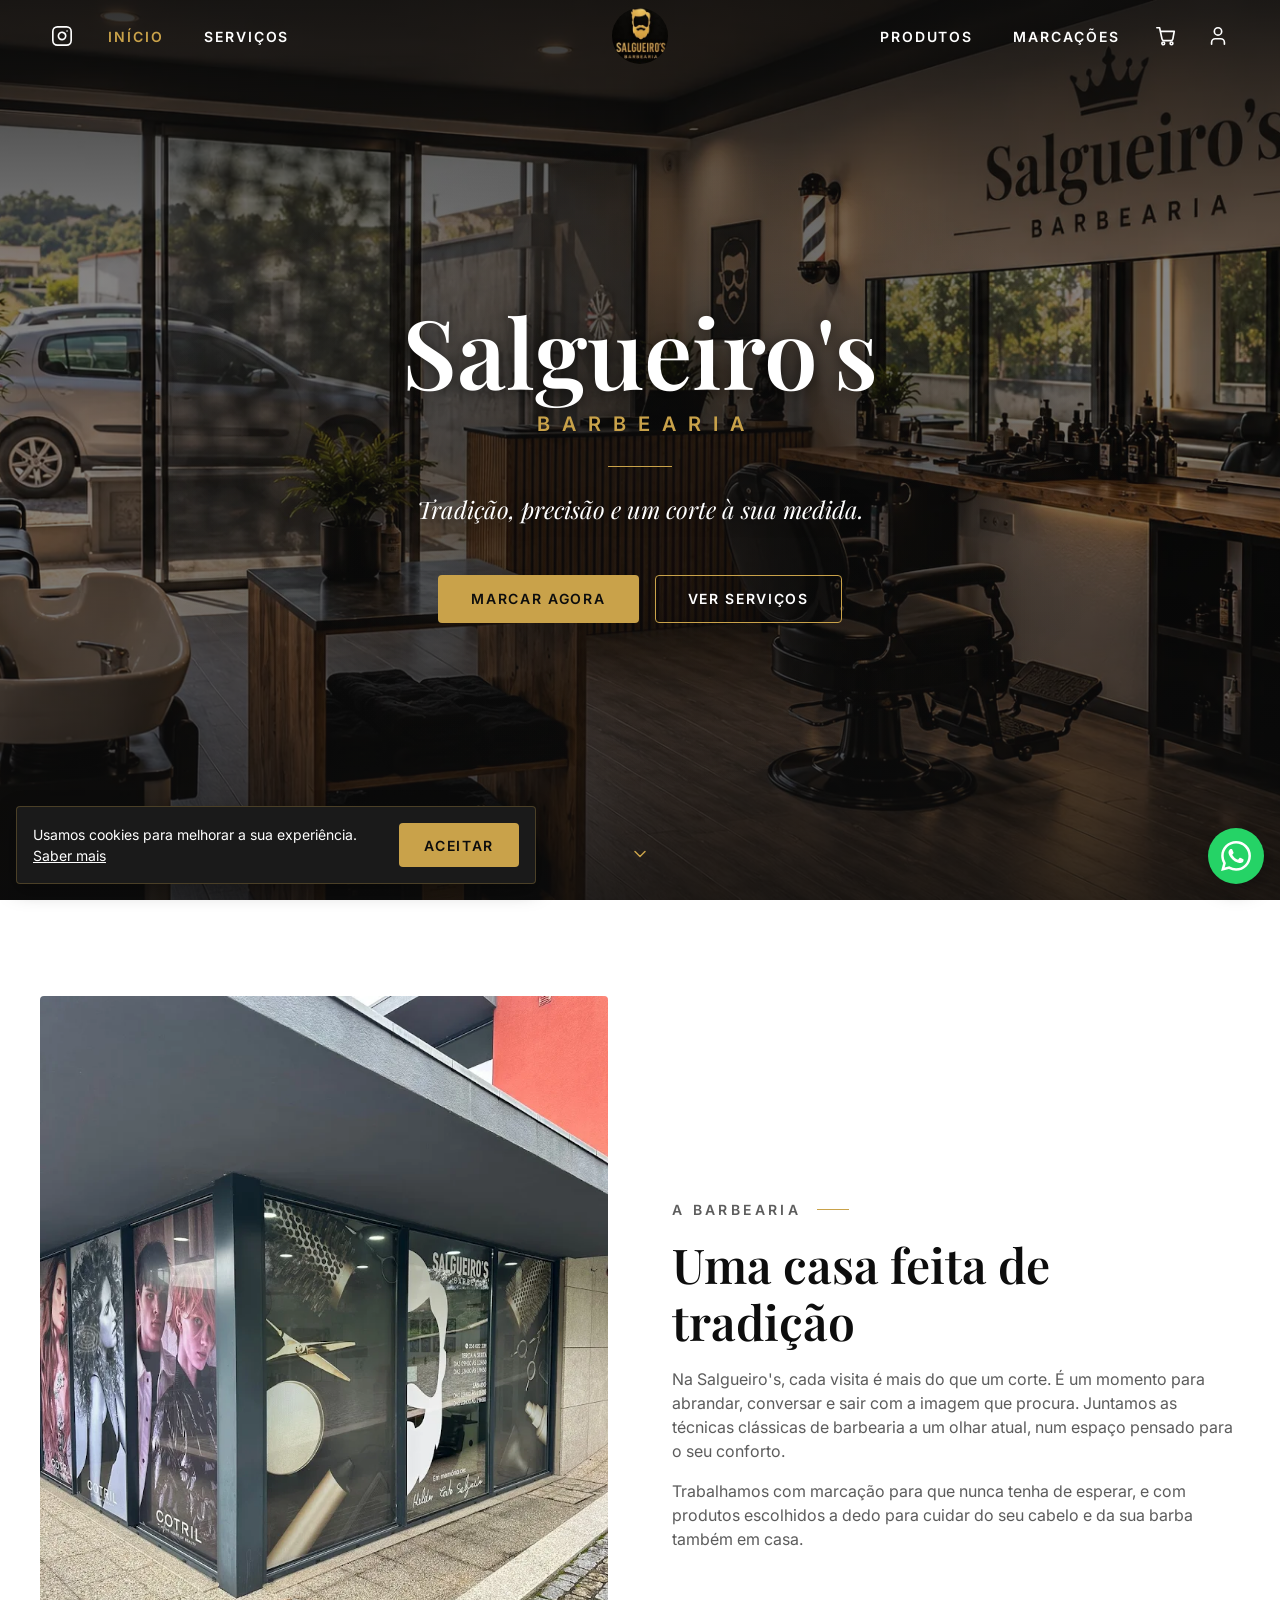
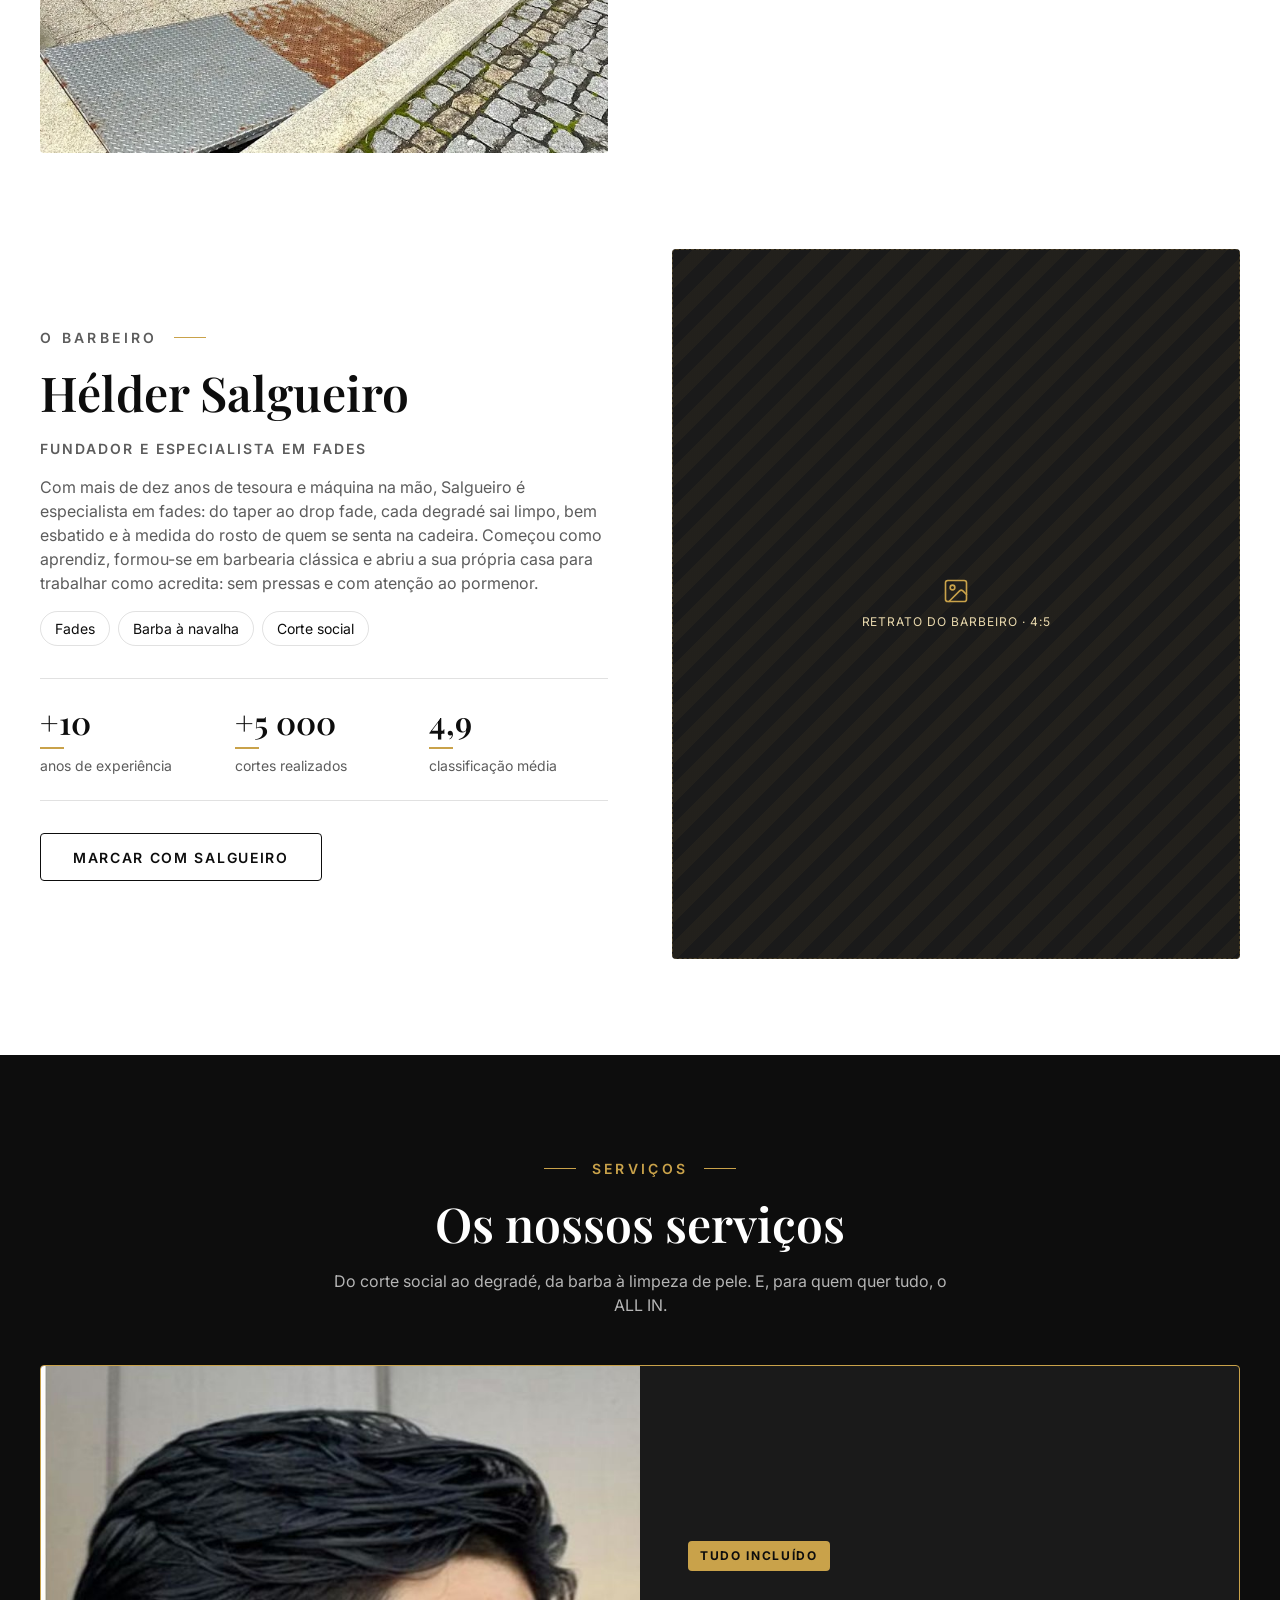
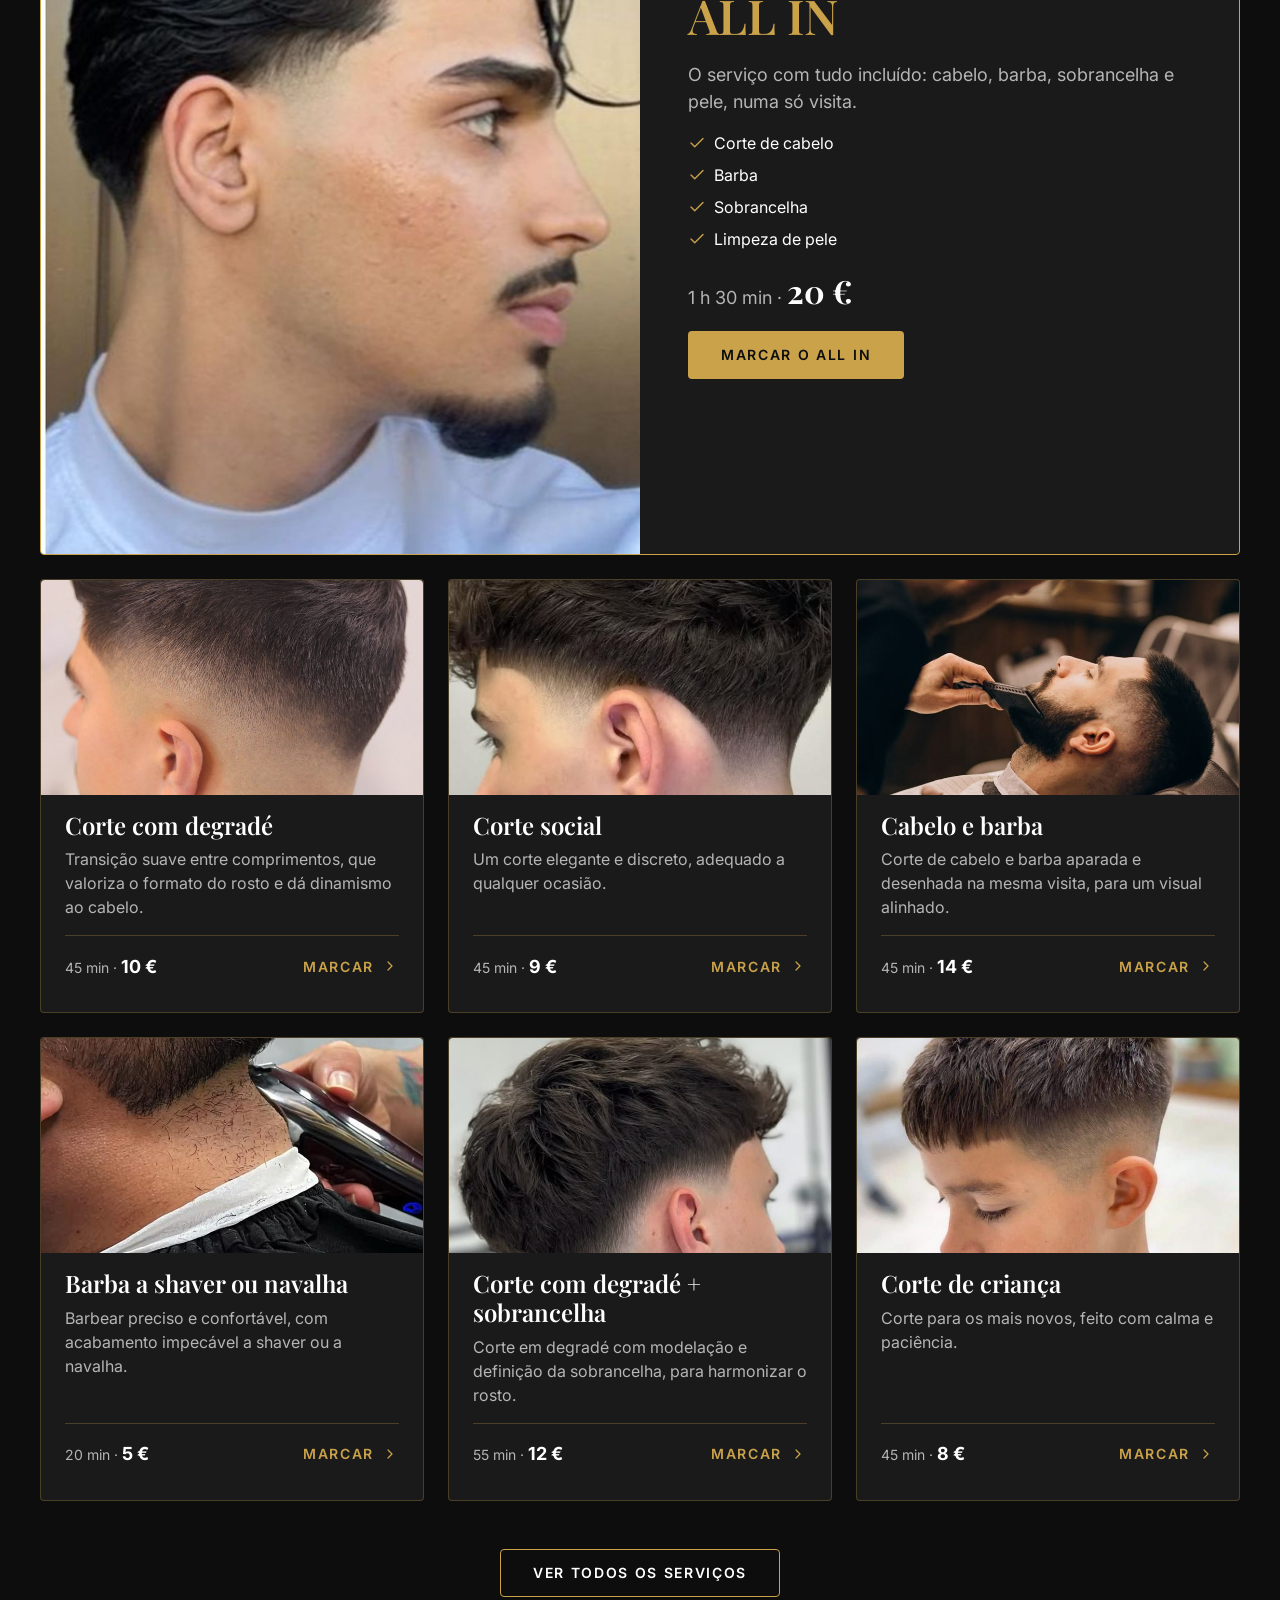
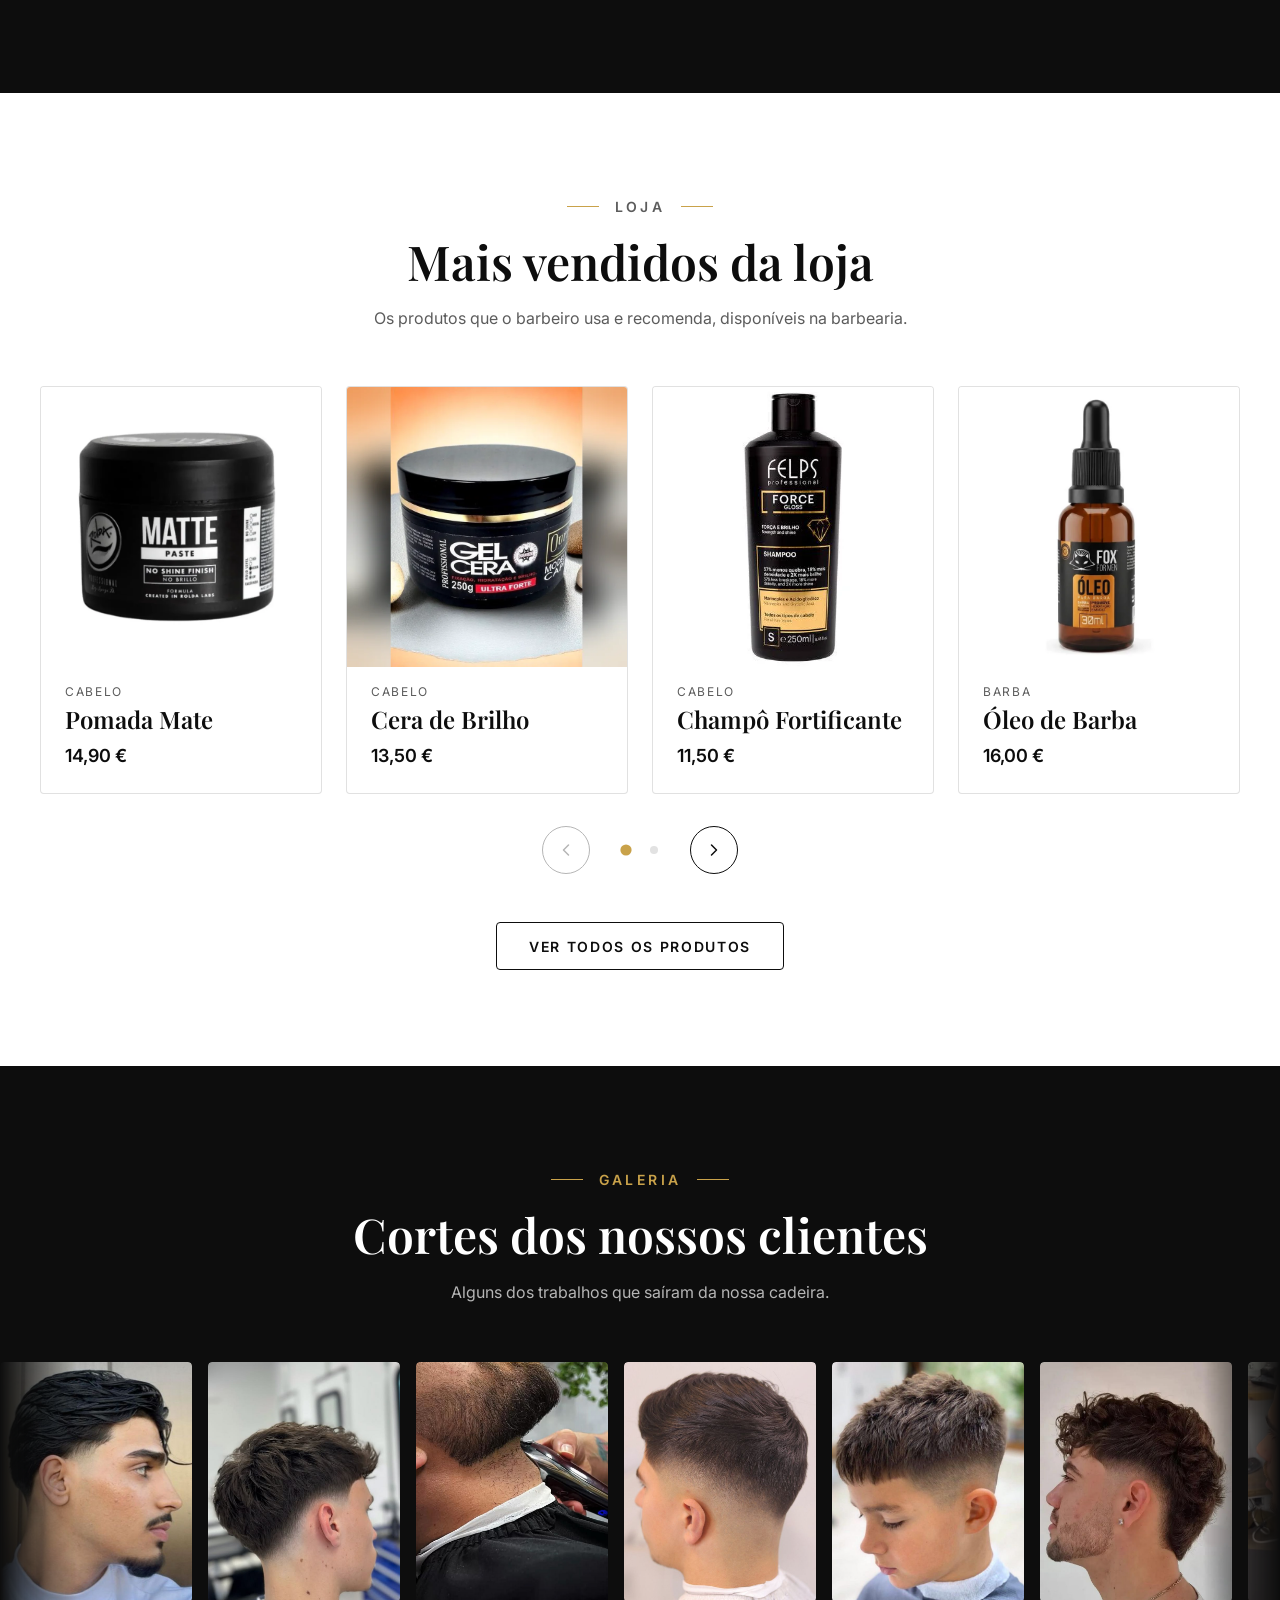
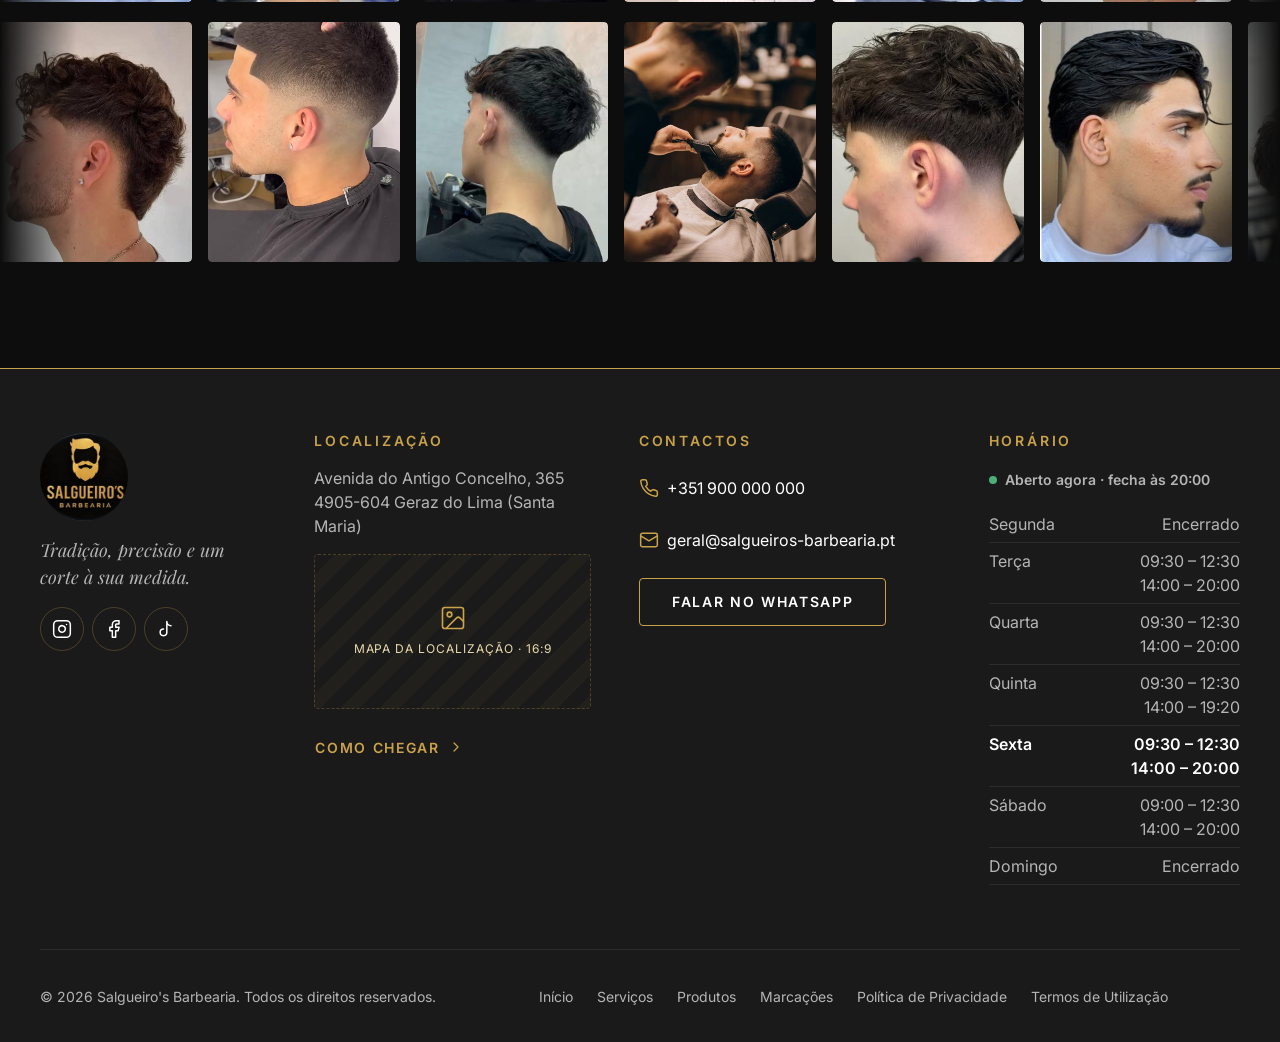
<file: index.html>
<!DOCTYPE html>
<html lang="pt-PT">
<head>
  <meta charset="UTF-8">
  <meta name="viewport" content="width=device-width, initial-scale=1">
  <title>Salgueiro's Barbearia</title>
  <meta name="description" content="Salgueiro's Barbearia: cortes, barba e produtos, com a assinatura da casa.">
  <meta name="theme-color" content="#0d0d0d">
  <link rel="icon" href="assets/images/logo/logo-salgueiros.png">
  <link rel="preconnect" href="https://fonts.googleapis.com">
  <link rel="preconnect" href="https://fonts.gstatic.com" crossorigin>
  <link href="https://fonts.googleapis.com/css2?family=Inter:wght@400;600;700&family=Playfair+Display:ital,wght@0,600;0,700;1,500&display=swap" rel="stylesheet">
  <link rel="stylesheet" href="css/base.css">
  <link rel="stylesheet" href="css/components.css">
  <link rel="stylesheet" href="css/layout.css">
  <script src="js/dados.js" defer></script>
  <script src="js/main.js" defer></script>
  <script src="js/loja.js" defer></script>
  <script src="js/servicos.js" defer></script>
  <script src="js/carrossel.js" defer></script>
  <script src="js/galeria.js" defer></script>
</head>
<body id="topo" data-pagina="home">

  <!-- Navbar, menu mobile e rodapé são montados por js/main.js -->

  <main>

    <!-- ===== HERO ===== -->
    <section class="hero pagina-hero" aria-label="Apresentação">
      <div class="pagina-hero__fundo media" data-imagem="hero" data-alt="" data-label="Fotografia da barbearia · 16:9"></div>
      <div class="hero__conteudo container">
        <h1 class="hero__titulo">Salgueiro's <span>Barbearia</span></h1>
        <div class="hero__divisor" aria-hidden="true"></div>
        <p class="hero__slogan">Tradição, precisão e um corte à sua medida.</p>
        <div class="hero__acoes">
          <a class="btn btn--primario" data-link="marcacoes" href="#">Marcar agora</a>
          <a class="btn btn--secundario" href="#servicos">Ver serviços</a>
        </div>
      </div>
      <a class="hero__scroll" href="#sobre" aria-label="Continuar para a secção sobre a barbearia">
        <svg class="icone" aria-hidden="true"><use href="#i-seta-baixo"></use></svg>
      </a>
    </section>

    <!-- ===== SOBRE A BARBEARIA E O BARBEIRO ===== -->
    <section class="secao" id="sobre">
      <div class="container">

        <div class="sobre__bloco" data-revelar>
          <div class="sobre__media media media--3x4" data-imagem="barbearia" data-alt="Fachada da Salgueiro's Barbearia, com montras decoradas" data-label="Fotografia da barbearia · 3:4"></div>
          <div class="sobre__texto">
            <p class="secao__sobretitulo">A barbearia</p>
            <h2 class="sobre__titulo">Uma casa feita de tradição</h2>
            <p>Na Salgueiro's, cada visita é mais do que um corte. É um momento para abrandar, conversar e sair com a imagem que procura. Juntamos as técnicas clássicas de barbearia a um olhar atual, num espaço pensado para o seu conforto.</p>
            <p>Trabalhamos com marcação para que nunca tenha de esperar, e com produtos escolhidos a dedo para cuidar do seu cabelo e da sua barba também em casa.</p>
          </div>
        </div>

        <div class="sobre__bloco sobre__bloco--invertido" data-revelar>
          <div class="sobre__media media media--4x5" data-imagem="barbeiro" data-alt="Retrato do barbeiro Salgueiro" data-label="Retrato do barbeiro · 4:5"></div>
          <div class="sobre__texto">
            <p class="secao__sobretitulo">O barbeiro</p>
            <h2 class="sobre__titulo">Hélder Salgueiro</h2>
            <p class="sobre__cargo">Fundador e especialista em fades</p>
            <p>Com mais de dez anos de tesoura e máquina na mão, Salgueiro é especialista em fades: do taper ao drop fade, cada degradé sai limpo, bem esbatido e à medida do rosto de quem se senta na cadeira. Começou como aprendiz, formou-se em barbearia clássica e abriu a sua própria casa para trabalhar como acredita: sem pressas e com atenção ao pormenor.</p>
            <ul class="etiquetas" aria-label="Especialidades">
              <li>Fades</li>
              <li>Barba à navalha</li>
              <li>Corte social</li>
            </ul>
            <dl class="sobre__numeros">
              <div><dt>+10</dt><dd>anos de experiência</dd></div>
              <div><dt>+5 000</dt><dd>cortes realizados</dd></div>
              <div><dt>4,9</dt><dd>classificação média</dd></div>
            </dl>
            <a class="btn btn--contorno" data-link="marcacoes" href="#">Marcar com Salgueiro</a>
          </div>
        </div>

      </div>
    </section>

    <!-- ===== SERVIÇOS ===== -->
    <section class="secao secao--preta" id="servicos">
      <div class="container">
        <header class="secao__cabecalho" data-revelar>
          <p class="secao__sobretitulo">Serviços</p>
          <h2 class="secao__titulo">Os nossos serviços</h2>
          <p class="secao__texto">Do corte social ao degradé, da barba à limpeza de pele. E, para quem quer tudo, o ALL IN.</p>
        </header>
        <article class="assinatura" id="servico-assinatura" data-revelar></article>
        <ul class="servicos__grelha" id="servicos-lista"></ul>
        <p class="secao__acao"><a class="btn btn--secundario" href="servicos.html">Ver todos os serviços</a></p>
      </div>
    </section>

    <!-- ===== PRODUTOS EM DESTAQUE ===== -->
    <section class="secao" id="produtos">
      <div class="container">
        <header class="secao__cabecalho" data-revelar>
          <p class="secao__sobretitulo">Loja</p>
          <h2 class="secao__titulo">Mais vendidos da loja</h2>
          <p class="secao__texto">Os produtos que o barbeiro usa e recomenda, disponíveis na barbearia.</p>
        </header>
        <div class="carrossel" role="region" aria-label="Produtos em destaque" data-revelar>
          <ul class="carrossel__pista" id="produtos-pista" tabindex="0"></ul>
          <div class="carrossel__controlos">
            <button class="carrossel__seta" type="button" data-anterior aria-label="Produtos anteriores">
              <svg class="icone" aria-hidden="true"><use href="#i-seta-esquerda"></use></svg>
            </button>
            <div class="carrossel__pontos"></div>
            <button class="carrossel__seta" type="button" data-seguinte aria-label="Produtos seguintes">
              <svg class="icone" aria-hidden="true"><use href="#i-seta-direita"></use></svg>
            </button>
          </div>
        </div>
        <p class="secao__acao"><a class="btn btn--contorno" href="produtos.html">Ver todos os produtos</a></p>
      </div>
    </section>

    <!-- ===== GALERIA ===== -->
    <section class="secao secao--preta" id="galeria">
      <div class="container">
        <header class="secao__cabecalho" data-revelar>
          <p class="secao__sobretitulo">Galeria</p>
          <h2 class="secao__titulo">Cortes dos nossos clientes</h2>
          <p class="secao__texto">Alguns dos trabalhos que saíram da nossa cadeira.</p>
        </header>
      </div>
      <!-- Faixas de fotografias em movimento, montadas por js/galeria.js -->
      <div class="galeria__faixas" id="galeria-faixas"></div>
    </section>

  </main>

  <!-- ===== LIGHTBOX ===== -->
  <dialog class="lightbox" id="lightbox" aria-label="Fotografia ampliada">
    <div class="lightbox__palco"></div>
    <p class="lightbox__legenda" aria-live="polite"></p>
    <button class="lightbox__botao lightbox__botao--fechar" type="button" data-fechar aria-label="Fechar">
      <svg class="icone" aria-hidden="true"><use href="#i-fechar"></use></svg>
    </button>
    <button class="lightbox__botao lightbox__botao--anterior" type="button" data-anterior aria-label="Fotografia anterior">
      <svg class="icone" aria-hidden="true"><use href="#i-seta-esquerda"></use></svg>
    </button>
    <button class="lightbox__botao lightbox__botao--seguinte" type="button" data-seguinte aria-label="Fotografia seguinte">
      <svg class="icone" aria-hidden="true"><use href="#i-seta-direita"></use></svg>
    </button>
  </dialog>

</body>
</html>
</file>
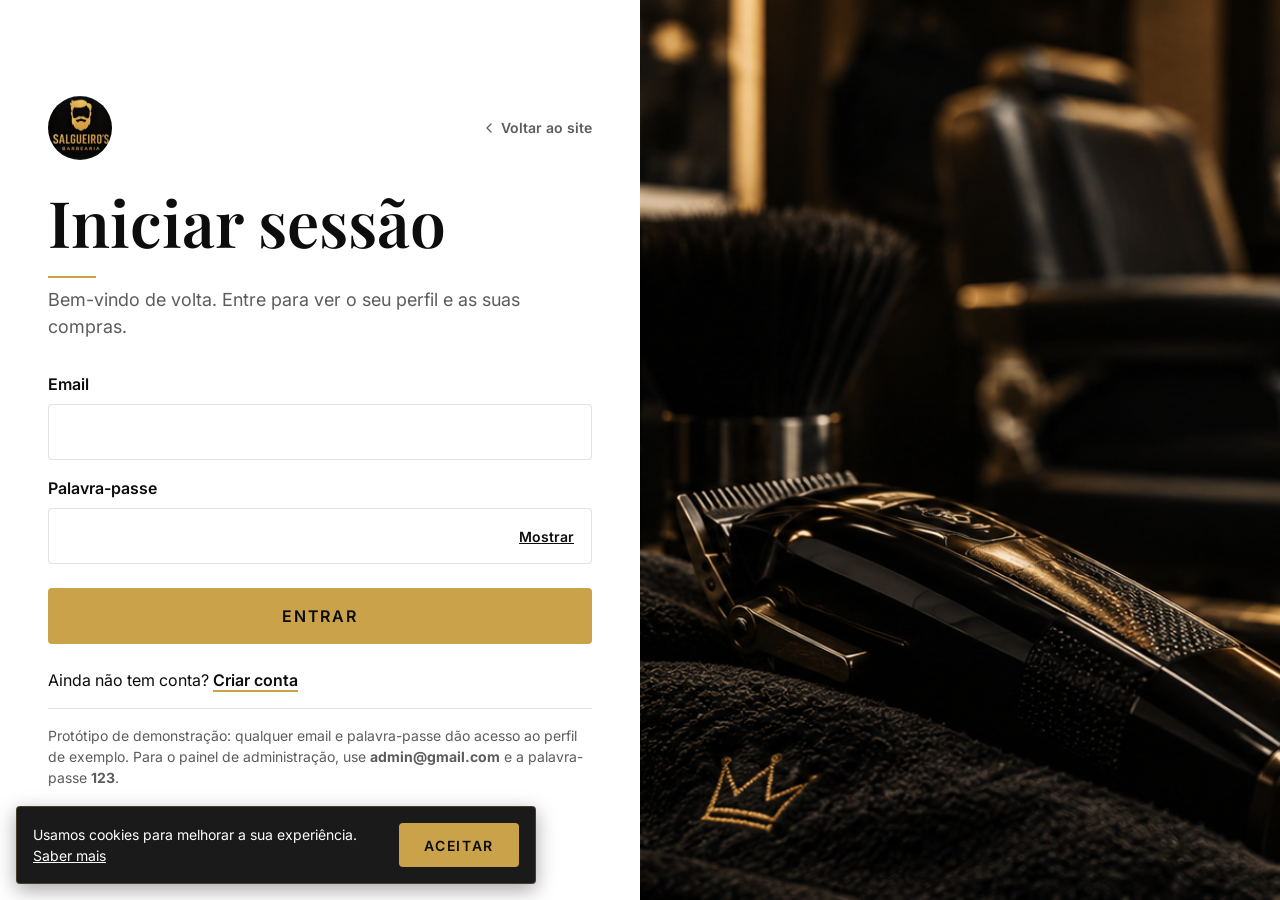
<file: admin.html>
<!DOCTYPE html>
<html lang="pt-PT">
<head>
  <meta charset="UTF-8">
  <meta name="viewport" content="width=device-width, initial-scale=1">
  <title>Painel de administração · Salgueiro's Barbearia</title>
  <meta name="robots" content="noindex">
  <meta name="theme-color" content="#0d0d0d">
  <link rel="icon" href="assets/images/logo/logo-salgueiros.png">
  <link rel="preconnect" href="https://fonts.googleapis.com">
  <link rel="preconnect" href="https://fonts.gstatic.com" crossorigin>
  <link href="https://fonts.googleapis.com/css2?family=Inter:wght@400;600;700&family=Playfair+Display:ital,wght@0,600;0,700;1,500&display=swap" rel="stylesheet">
  <link rel="stylesheet" href="css/base.css">
  <link rel="stylesheet" href="css/components.css">
  <link rel="stylesheet" href="css/layout.css">
  <link rel="stylesheet" href="css/pages/conta.css">
  <link rel="stylesheet" href="css/pages/admin.css">
  <script src="js/dados.js" defer></script>
  <script src="js/main.js" defer></script>
  <script src="js/loja.js" defer></script>
  <script src="js/admin.js" defer></script>
</head>
<body data-pagina="admin">

  <!-- Navbar, menu mobile e rodapé são montados por js/main.js; as listas e os formulários por js/admin.js -->

  <main>

    <!-- ===== TOPO: QUEM TEM SESSÃO ===== -->
    <section class="perfil-topo">
      <div class="container">
        <div class="perfil-topo__identidade">
          <span class="avatar avatar--grande" aria-hidden="true">AD</span>
          <div class="perfil-topo__texto">
            <h1 class="perfil-topo__nome">Painel de administração</h1>
            <p class="perfil-topo__desde" id="admin-conta"></p>
          </div>
          <a class="btn btn--secundario" href="index.html">Ver o site</a>
        </div>
      </div>
    </section>

    <section class="perfil">
      <div class="container">

        <div class="separadores" role="tablist" aria-label="Secções do painel">
          <button class="separadores__item" type="button" role="tab" id="sep-encomendas" aria-controls="painel-encomendas" aria-selected="true">Encomendas</button>
          <button class="separadores__item" type="button" role="tab" id="sep-servicos" aria-controls="painel-servicos" aria-selected="false" tabindex="-1">Serviços</button>
          <button class="separadores__item" type="button" role="tab" id="sep-produtos" aria-controls="painel-produtos" aria-selected="false" tabindex="-1">Produtos</button>
          <button class="separadores__item" type="button" role="tab" id="sep-cortes" aria-controls="painel-cortes" aria-selected="false" tabindex="-1">Galeria</button>
        </div>

        <!-- ===== ENCOMENDAS ===== -->
        <!-- Compras finalizadas pelos clientes no carrinho (js/loja.js); é o separador que abre por defeito -->
        <div role="tabpanel" id="painel-encomendas" aria-labelledby="sep-encomendas">
          <h2 class="admin-lista__titulo">Encomendas dos clientes</h2>
          <p class="admin-encomendas__texto">Compras finalizadas no site: quem comprou, o que comprou e quanto. O cliente levanta e paga na barbearia.</p>
          <ul class="encomendas" id="lista-encomendas"></ul>
        </div>

        <!-- ===== SERVIÇOS ===== -->
        <div class="admin-painel" role="tabpanel" id="painel-servicos" aria-labelledby="sep-servicos" hidden>
          <div class="admin-painel__topo">
            <h2 class="admin-lista__titulo">Serviços no site</h2>
            <button class="btn btn--primario" type="button" data-novo="servicos">
              <svg class="icone" aria-hidden="true"><use href="#i-mais"></use></svg>Adicionar serviço
            </button>
          </div>
          <ul class="admin-lista" id="lista-servicos"></ul>

          <!-- Formulário de adicionar e alterar, aberto em janela por js/admin.js -->
          <dialog class="admin-janela" id="janela-servicos" aria-labelledby="titulo-servicos">
            <form class="admin-form" id="form-servicos" novalidate>
              <div class="admin-form__topo">
                <h2 class="admin-form__titulo" id="titulo-servicos" data-titulo>Novo serviço</h2>
                <button class="navbar__icone" type="button" data-cancelar aria-label="Fechar">
                  <svg class="icone" aria-hidden="true"><use href="#i-fechar"></use></svg>
                </button>
              </div>
              <div class="campo campo--bloco">
                <label class="campo__rotulo" for="servico-nome">Nome do serviço</label>
                <input class="campo__controlo" type="text" id="servico-nome" name="nome" required maxlength="60" aria-describedby="servico-nome-erro">
                <p class="campo__erro" id="servico-nome-erro" aria-live="polite"></p>
              </div>
              <div class="campo campo--bloco">
                <label class="campo__rotulo" for="servico-descricao">Descrição</label>
                <textarea class="campo__controlo" id="servico-descricao" name="descricao" rows="3" required maxlength="200" aria-describedby="servico-descricao-erro"></textarea>
                <p class="campo__erro" id="servico-descricao-erro" aria-live="polite"></p>
              </div>
              <div class="admin-form__par">
                <div class="campo campo--bloco">
                  <label class="campo__rotulo" for="servico-preco">Preço (€)</label>
                  <input class="campo__controlo" type="number" id="servico-preco" name="preco" required min="0.01" step="0.01" inputmode="decimal" aria-describedby="servico-preco-erro">
                  <p class="campo__erro" id="servico-preco-erro" aria-live="polite"></p>
                </div>
                <div class="campo campo--bloco">
                  <label class="campo__rotulo" for="servico-duracao">Tempo estimado (min)</label>
                  <input class="campo__controlo" type="number" id="servico-duracao" name="duracao" required min="1" step="1" inputmode="numeric" aria-describedby="servico-duracao-ajuda servico-duracao-erro">
                  <p class="campo__ajuda" id="servico-duracao-ajuda" aria-live="polite"></p>
                  <p class="campo__erro" id="servico-duracao-erro" aria-live="polite"></p>
                </div>
              </div>
              <div class="campo campo--bloco">
                <label class="campo__rotulo" for="servico-imagem">Fotografia <span class="campo__ajuda">(opcional)</span></label>
                <div class="admin-form__foto">
                  <span class="media media--1x1" data-previa></span>
                  <div>
                    <input class="admin-form__ficheiro" type="file" id="servico-imagem" name="imagem" accept="image/*" aria-describedby="servico-imagem-erro">
                    <button class="admin-form__sem-foto" type="button" data-sem-foto hidden>Remover fotografia</button>
                  </div>
                </div>
                <p class="campo__erro" id="servico-imagem-erro" aria-live="polite"></p>
              </div>
              <label class="caixa" for="servico-home">
                <input class="campo__caixa" type="checkbox" id="servico-home" name="home" checked>
                <span>Mostrar também na página inicial</span>
              </label>
              <p class="campo__erro" data-erro-geral role="alert"></p>
              <div class="admin-form__acoes">
                <button class="btn btn--primario" type="submit" data-submeter>Adicionar serviço</button>
                <button class="btn btn--texto admin-form__cancelar" type="button" data-cancelar>Cancelar</button>
              </div>
            </form>
          </dialog>
        </div>

        <!-- ===== PRODUTOS ===== -->
        <div class="admin-painel" role="tabpanel" id="painel-produtos" aria-labelledby="sep-produtos" hidden>
          <div class="admin-painel__topo">
            <h2 class="admin-lista__titulo">Produtos no site</h2>
            <button class="btn btn--primario" type="button" data-novo="produtos">
              <svg class="icone" aria-hidden="true"><use href="#i-mais"></use></svg>Adicionar produto
            </button>
          </div>
          <ul class="admin-lista" id="lista-produtos"></ul>

          <!-- Formulário de adicionar e alterar, aberto em janela por js/admin.js -->
          <dialog class="admin-janela" id="janela-produtos" aria-labelledby="titulo-produtos">
            <form class="admin-form" id="form-produtos" novalidate>
              <div class="admin-form__topo">
                <h2 class="admin-form__titulo" id="titulo-produtos" data-titulo>Novo produto</h2>
                <button class="navbar__icone" type="button" data-cancelar aria-label="Fechar">
                  <svg class="icone" aria-hidden="true"><use href="#i-fechar"></use></svg>
                </button>
              </div>
              <div class="campo campo--bloco">
                <label class="campo__rotulo" for="produto-nome">Nome do produto</label>
                <input class="campo__controlo" type="text" id="produto-nome" name="nome" required maxlength="60" aria-describedby="produto-nome-erro">
                <p class="campo__erro" id="produto-nome-erro" aria-live="polite"></p>
              </div>
              <div class="campo campo--bloco">
                <label class="campo__rotulo" for="produto-categoria">Categoria</label>
                <select class="campo__controlo" id="produto-categoria" name="categoria" aria-describedby="produto-categoria-erro"></select>
                <p class="campo__erro" id="produto-categoria-erro" aria-live="polite"></p>
              </div>
              <div class="campo campo--bloco">
                <label class="campo__rotulo" for="produto-subcategoria">Subcategoria</label>
                <select class="campo__controlo" id="produto-subcategoria" name="subcategoria" aria-describedby="produto-subcategoria-erro"></select>
                <p class="campo__erro" id="produto-subcategoria-erro" aria-live="polite"></p>
              </div>
              <div class="campo campo--bloco">
                <label class="campo__rotulo" for="produto-descricao">Descrição <span class="campo__ajuda">(opcional)</span></label>
                <textarea class="campo__controlo" id="produto-descricao" name="descricao" rows="3" maxlength="300" aria-describedby="produto-descricao-erro"></textarea>
                <p class="campo__erro" id="produto-descricao-erro" aria-live="polite"></p>
              </div>
              <div class="admin-form__par">
                <div class="campo campo--bloco">
                  <label class="campo__rotulo" for="produto-preco">Preço (€)</label>
                  <input class="campo__controlo" type="number" id="produto-preco" name="preco" required min="0.01" step="0.01" inputmode="decimal" aria-describedby="produto-preco-erro">
                  <p class="campo__erro" id="produto-preco-erro" aria-live="polite"></p>
                </div>
                <div class="campo campo--bloco">
                  <label class="campo__rotulo" for="produto-stock">Quantidade em stock</label>
                  <input class="campo__controlo" type="number" id="produto-stock" name="stock" required min="0" step="1" inputmode="numeric" aria-describedby="produto-stock-ajuda produto-stock-erro">
                  <p class="campo__ajuda" id="produto-stock-ajuda"></p>
                  <p class="campo__erro" id="produto-stock-erro" aria-live="polite"></p>
                </div>
              </div>
              <!-- Tamanhos (ml ou tamanho de roupa), cada um com o seu stock; as linhas são criadas por js/admin.js -->
              <div class="campo campo--bloco">
                <p class="campo__rotulo" id="produto-tamanhos-rotulo">Tamanhos e stock de cada um <span class="campo__ajuda">(opcional)</span></p>
                <ul class="admin-tamanhos" id="produto-tamanhos" aria-labelledby="produto-tamanhos-rotulo"></ul>
                <button class="admin-tamanhos__novo" type="button" id="produto-tamanho-novo">Adicionar tamanho</button>
                <p class="campo__erro" id="produto-tamanhos-erro" aria-live="polite"></p>
              </div>
              <div class="campo campo--bloco">
                <label class="campo__rotulo" for="produto-imagem">Fotografia <span class="campo__ajuda">(opcional)</span></label>
                <div class="admin-form__foto">
                  <span class="media media--1x1" data-previa></span>
                  <div>
                    <input class="admin-form__ficheiro" type="file" id="produto-imagem" name="imagem" accept="image/*" aria-describedby="produto-imagem-erro">
                    <button class="admin-form__sem-foto" type="button" data-sem-foto hidden>Remover fotografia</button>
                  </div>
                </div>
                <p class="campo__erro" id="produto-imagem-erro" aria-live="polite"></p>
              </div>
              <label class="caixa" for="produto-destaque">
                <input class="campo__caixa" type="checkbox" id="produto-destaque" name="destaque">
                <span>Mostrar no carrossel de destaques da página inicial</span>
              </label>
              <p class="campo__erro" data-erro-geral role="alert"></p>
              <div class="admin-form__acoes">
                <button class="btn btn--primario" type="submit" data-submeter>Adicionar produto</button>
                <button class="btn btn--texto admin-form__cancelar" type="button" data-cancelar>Cancelar</button>
              </div>
            </form>
          </dialog>
        </div>

        <!-- ===== GALERIA ===== -->
        <div class="admin-painel" role="tabpanel" id="painel-cortes" aria-labelledby="sep-cortes" hidden>
          <div class="admin-painel__topo">
            <h2 class="admin-lista__titulo">Fotografias no carrossel da galeria</h2>
            <button class="btn btn--primario" type="button" data-novo="cortes">
              <svg class="icone" aria-hidden="true"><use href="#i-mais"></use></svg>Adicionar fotografia
            </button>
          </div>
          <ul class="admin-lista admin-lista--grelha" id="lista-cortes"></ul>

          <!-- Formulário de adicionar e alterar, aberto em janela por js/admin.js -->
          <dialog class="admin-janela" id="janela-cortes" aria-labelledby="titulo-cortes">
            <form class="admin-form" id="form-cortes" novalidate>
              <div class="admin-form__topo">
                <h2 class="admin-form__titulo" id="titulo-cortes" data-titulo>Nova fotografia</h2>
                <button class="navbar__icone" type="button" data-cancelar aria-label="Fechar">
                  <svg class="icone" aria-hidden="true"><use href="#i-fechar"></use></svg>
                </button>
              </div>
              <div class="campo campo--bloco">
                <label class="campo__rotulo" for="corte-legenda">Nome do corte</label>
                <input class="campo__controlo" type="text" id="corte-legenda" name="legenda" required maxlength="40" aria-describedby="corte-legenda-erro">
                <p class="campo__erro" id="corte-legenda-erro" aria-live="polite"></p>
              </div>
              <div class="campo campo--bloco">
                <label class="campo__rotulo" for="corte-imagem">Fotografia <span class="campo__ajuda">(ao alto fica melhor)</span></label>
                <div class="admin-form__foto">
                  <span class="media media--4x5" data-previa></span>
                  <div>
                    <input class="admin-form__ficheiro" type="file" id="corte-imagem" name="imagem" accept="image/*" required aria-describedby="corte-imagem-erro">
                    <button class="admin-form__sem-foto" type="button" data-sem-foto hidden>Remover fotografia</button>
                  </div>
                </div>
                <p class="campo__erro" id="corte-imagem-erro" aria-live="polite"></p>
              </div>
              <p class="campo__erro" data-erro-geral role="alert"></p>
              <div class="admin-form__acoes">
                <button class="btn btn--primario" type="submit" data-submeter>Adicionar à galeria</button>
                <button class="btn btn--texto admin-form__cancelar" type="button" data-cancelar>Cancelar</button>
              </div>
            </form>
          </dialog>
        </div>

        <!-- ===== PROTÓTIPO: ONDE FICAM AS ALTERAÇÕES ===== -->
        <div class="admin-rodape">
          <p>Protótipo: tudo o que criar, alterar ou eliminar fica guardado apenas neste navegador e aparece no site para quem o abrir aqui.</p>
          <div class="admin-rodape__acoes">
            <button class="btn btn--contorno" type="button" id="admin-repor">Repor dados de exemplo</button>
            <button class="perfil__sair" type="button" id="admin-sair">
              <svg class="icone" aria-hidden="true"><use href="#i-sair"></use></svg>Terminar sessão
            </button>
          </div>
        </div>

      </div>
    </section>

  </main>

</body>
</html>
</file>
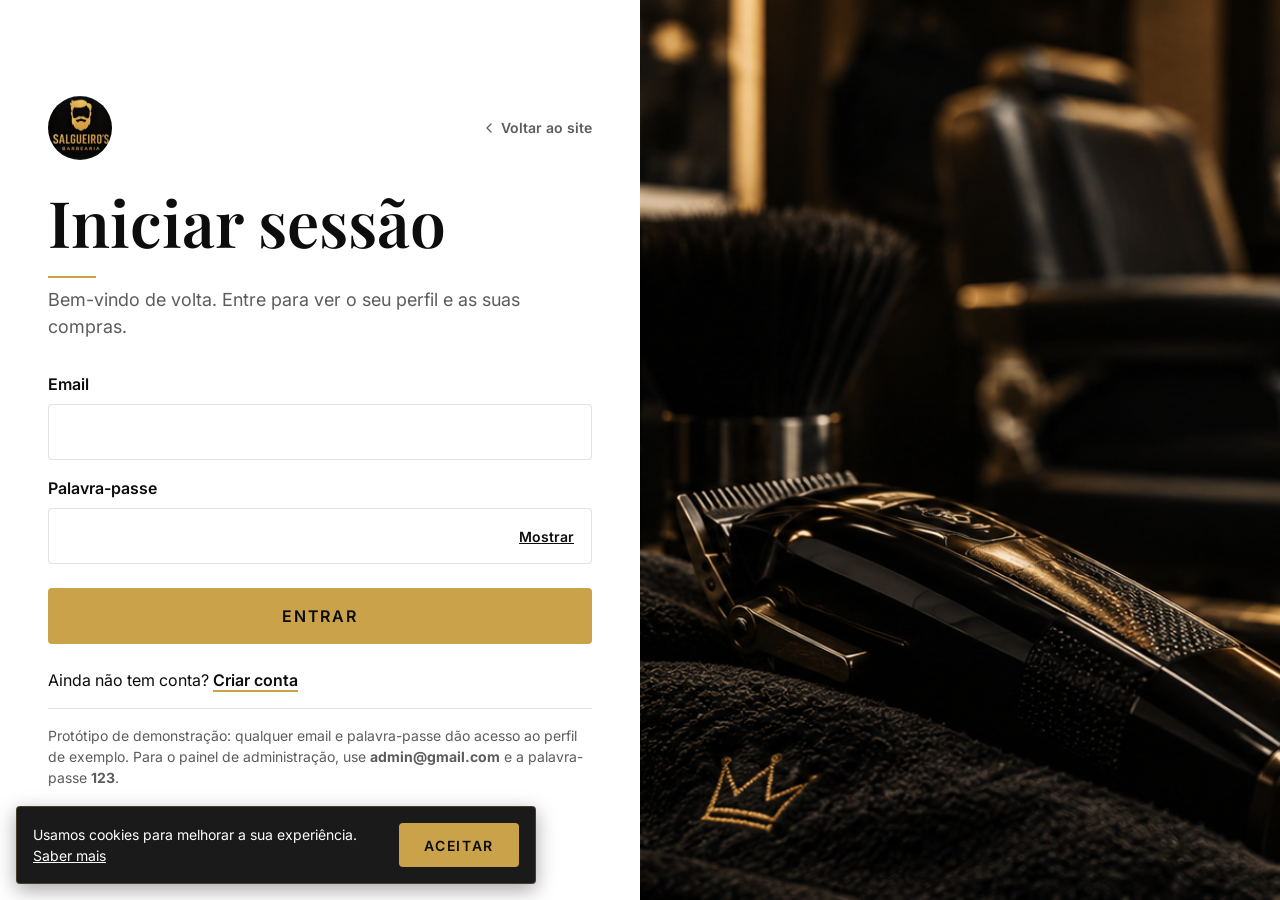
<file: conta.html>
<!DOCTYPE html>
<html lang="pt-PT">
<head>
  <meta charset="UTF-8">
  <meta name="viewport" content="width=device-width, initial-scale=1">
  <title>O meu perfil · Salgueiro's Barbearia</title>
  <meta name="theme-color" content="#0d0d0d">
  <link rel="icon" href="assets/images/logo/logo-salgueiros.png">
  <link rel="preconnect" href="https://fonts.googleapis.com">
  <link rel="preconnect" href="https://fonts.gstatic.com" crossorigin>
  <link href="https://fonts.googleapis.com/css2?family=Inter:wght@400;600;700&family=Playfair+Display:ital,wght@0,600;0,700;1,500&display=swap" rel="stylesheet">
  <link rel="stylesheet" href="css/base.css">
  <link rel="stylesheet" href="css/components.css">
  <link rel="stylesheet" href="css/layout.css">
  <link rel="stylesheet" href="css/pages/conta.css">
  <script src="js/dados.js" defer></script>
  <script src="js/main.js" defer></script>
  <script src="js/loja.js" defer></script>
  <script src="js/conta.js" defer></script>
</head>
<body data-pagina="conta">

  <!-- Navbar, menu mobile e rodapé são montados por js/main.js; o conteúdo do perfil por js/conta.js -->

  <main>

    <!-- ===== TOPO: QUEM É O CLIENTE ===== -->
    <section class="perfil-topo">
      <div class="container">
        <div class="perfil-topo__identidade">
          <span class="avatar avatar--grande" id="perfil-avatar" aria-hidden="true"></span>
          <div class="perfil-topo__texto">
            <h1 class="perfil-topo__nome" id="perfil-nome"></h1>
            <p class="perfil-topo__desde" id="perfil-desde"></p>
          </div>
          <a class="btn btn--primario" data-link="marcacoes" href="#">Marcar próximo corte</a>
        </div>
      </div>
    </section>

    <section class="perfil">
      <div class="container">

        <div class="separadores" role="tablist" aria-label="Secções do perfil">
          <button class="separadores__item" type="button" role="tab" id="sep-compras" aria-controls="painel-compras" aria-selected="true">Compras</button>
          <button class="separadores__item" type="button" role="tab" id="sep-dados" aria-controls="painel-dados" aria-selected="false" tabindex="-1">Os meus dados</button>
        </div>

        <!-- ===== COMPRAS ===== -->
        <div role="tabpanel" id="painel-compras" aria-labelledby="sep-compras">
          <div class="compras">

            <!-- Organizar as compras (coluna da esquerda em ecrãs largos) -->
            <aside class="compras__filtros" aria-label="Organizar as compras">
              <form id="compras-ordem">
                <fieldset class="compras__grupo">
                  <legend class="compras__titulo">Data da compra</legend>
                  <label class="caixa"><input class="campo__caixa" type="radio" name="ordem" value="data-desc" checked><span>Mais recentes primeiro</span></label>
                  <label class="caixa"><input class="campo__caixa" type="radio" name="ordem" value="data-asc"><span>Mais antigas primeiro</span></label>
                </fieldset>
                <fieldset class="compras__grupo">
                  <legend class="compras__titulo">Preço</legend>
                  <label class="caixa"><input class="campo__caixa" type="radio" name="ordem" value="total-desc"><span>Total mais alto primeiro</span></label>
                  <label class="caixa"><input class="campo__caixa" type="radio" name="ordem" value="total-asc"><span>Total mais baixo primeiro</span></label>
                </fieldset>
              </form>
            </aside>

            <!-- Um cartão por compra, montado por js/conta.js -->
            <ul class="compras__lista" id="perfil-compras"></ul>

          </div>
        </div>

        <!-- ===== OS MEUS DADOS ===== -->
        <div role="tabpanel" id="painel-dados" aria-labelledby="sep-dados" hidden>
          <!-- Cartão com os dados; "Editar dados" torna os campos editáveis (js/conta.js) -->
          <form class="perfil-dados" id="perfil-form" novalidate>
            <div class="perfil-dados__topo">
              <div>
                <h2 class="perfil-dados__titulo">Dados pessoais</h2>
                <p class="perfil-dados__texto">É com estes dados que a barbearia o contacta sobre as suas compras.</p>
              </div>
              <button class="btn btn--contorno" type="button" id="dados-editar">Editar dados</button>
            </div>

            <div class="perfil-dados__linha">
              <span class="perfil-dados__icone" aria-hidden="true"><svg class="icone"><use href="#i-utilizador"></use></svg></span>
              <div class="campo campo--bloco">
                <label class="campo__rotulo" for="dado-nome">Nome</label>
                <input class="campo__controlo" type="text" autocomplete="name" required minlength="2" id="dado-nome" name="nome" readonly aria-describedby="dado-nome-erro">
                <p class="campo__erro" id="dado-nome-erro" aria-live="polite"></p>
              </div>
            </div>
            <div class="perfil-dados__linha">
              <span class="perfil-dados__icone" aria-hidden="true"><svg class="icone"><use href="#i-email"></use></svg></span>
              <div class="campo campo--bloco">
                <label class="campo__rotulo" for="dado-email">Email</label>
                <input class="campo__controlo" type="email" autocomplete="email" required id="dado-email" name="email" readonly aria-describedby="dado-email-erro">
                <p class="campo__erro" id="dado-email-erro" aria-live="polite"></p>
              </div>
            </div>
            <div class="perfil-dados__linha">
              <span class="perfil-dados__icone" aria-hidden="true"><svg class="icone"><use href="#i-telefone"></use></svg></span>
              <div class="campo campo--bloco">
                <label class="campo__rotulo" for="dado-telemovel">Telemóvel</label>
                <input class="campo__controlo" type="tel" autocomplete="tel" required pattern="\+?[0-9 ]{9,17}" id="dado-telemovel" name="telemovel" readonly aria-describedby="dado-telemovel-erro">
                <p class="campo__erro" id="dado-telemovel-erro" aria-live="polite"></p>
              </div>
            </div>

            <div class="perfil-dados__acoes" id="dados-acoes" hidden>
              <button class="btn btn--primario" type="submit" id="dados-guardar">Guardar alterações</button>
              <button class="btn btn--texto perfil-dados__cancelar" type="button" id="dados-cancelar">Cancelar</button>
            </div>
          </form>
        </div>

      </div>
    </section>

  </main>

</body>
</html>
</file>
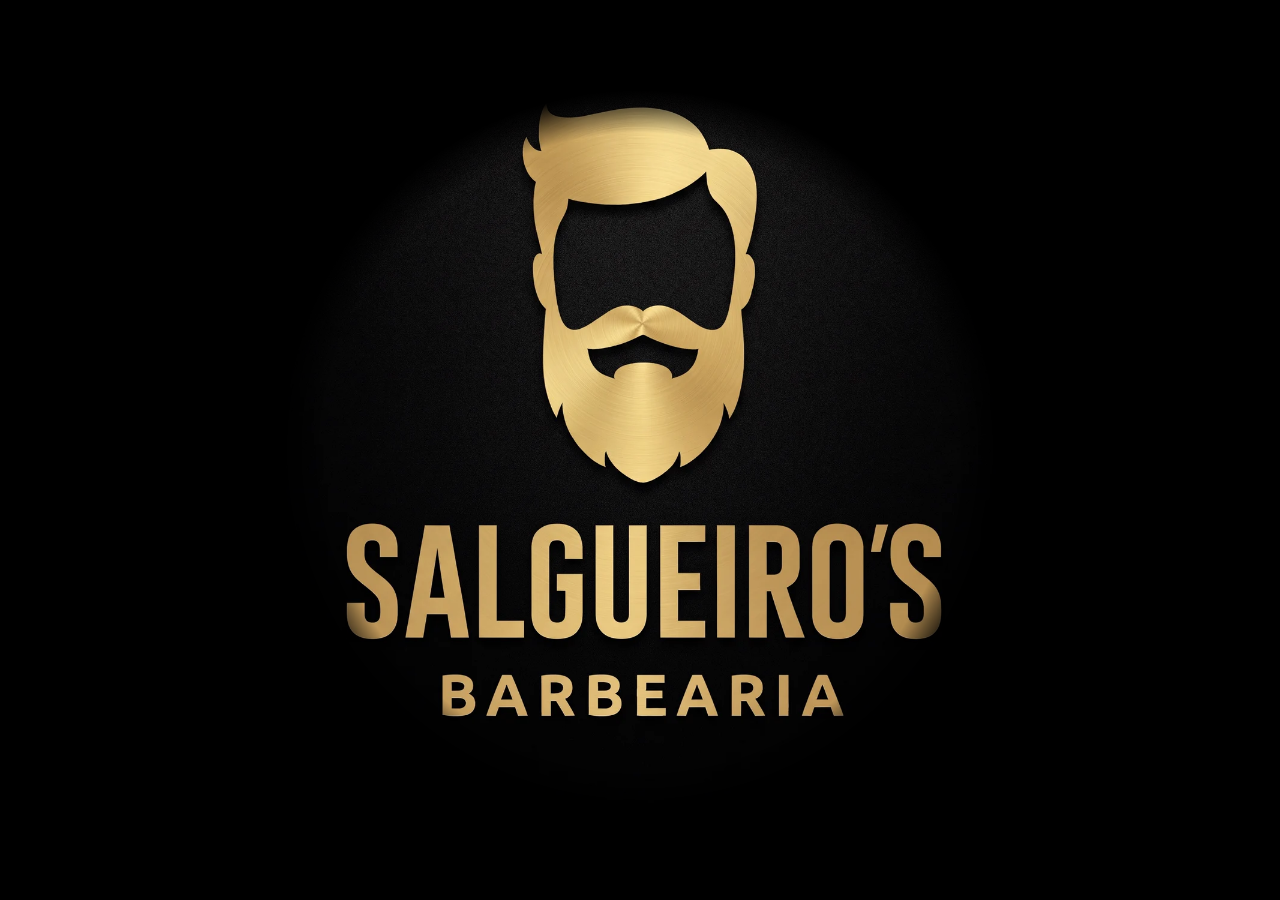
<file: login.html>
<!DOCTYPE html>
<html lang="pt-PT">
<head>
  <meta charset="UTF-8">
  <meta name="viewport" content="width=device-width, initial-scale=1">
  <title>Iniciar sessão · Salgueiro's Barbearia</title>
  <meta name="theme-color" content="#0d0d0d">
  <link rel="icon" href="assets/images/logo/logo-salgueiros.png">
  <link rel="preconnect" href="https://fonts.googleapis.com">
  <link rel="preconnect" href="https://fonts.gstatic.com" crossorigin>
  <link href="https://fonts.googleapis.com/css2?family=Inter:wght@400;600;700&family=Playfair+Display:ital,wght@0,600;0,700;1,500&display=swap" rel="stylesheet">
  <link rel="stylesheet" href="css/base.css">
  <link rel="stylesheet" href="css/components.css">
  <link rel="stylesheet" href="css/layout.css">
  <link rel="stylesheet" href="css/pages/conta.css">
  <script src="js/dados.js" defer></script>
  <script src="js/main.js" defer></script>
  <script src="js/auth.js" defer></script>
</head>
<body data-pagina="login">

  <!-- Ecrã isolado: sem navbar nem rodapé (ver ECRA_ISOLADO em js/main.js) -->

  <main class="login">

    <!-- ===== FORMULÁRIO ===== -->
    <div class="login__painel">
      <div class="login__conteudo">
        <div class="login__topo">
          <a href="index.html" aria-label="Salgueiro's Barbearia, voltar ao início">
            <img class="login__logo" src="assets/images/logo/logo-salgueiros.png" alt="" width="64" height="64">
          </a>
          <a class="login__voltar" href="index.html"><svg class="icone" aria-hidden="true"><use href="#i-seta-esquerda"></use></svg>Voltar ao site</a>
        </div>
        <h1 class="login__titulo">Iniciar sessão</h1>
        <p class="login__texto">Bem-vindo de volta. Entre para ver o seu perfil e as suas compras.</p>

        <form class="login__formulario" id="login-form" novalidate>
          <div class="campo campo--bloco">
            <label class="campo__rotulo" for="email">Email</label>
            <input class="campo__controlo" type="email" id="email" name="email" autocomplete="email" required aria-describedby="email-erro">
            <p class="campo__erro" id="email-erro" aria-live="polite"></p>
          </div>

          <div class="campo campo--bloco">
            <label class="campo__rotulo" for="palavra-passe">Palavra-passe</label>
            <div class="campo__grupo">
              <input class="campo__controlo" type="password" id="palavra-passe" name="palavra-passe" autocomplete="current-password" required aria-describedby="palavra-passe-erro">
              <button class="campo__alternar" type="button" aria-pressed="false" aria-controls="palavra-passe">Mostrar</button>
            </div>
            <p class="campo__erro" id="palavra-passe-erro" aria-live="polite"></p>
          </div>

          <button class="btn btn--primario login__entrar" type="submit">Entrar</button>
        </form>

        <p class="login__alternativa">Ainda não tem conta? <a href="registo.html">Criar conta</a></p>
        <p class="login__nota">Protótipo de demonstração: qualquer email e palavra-passe dão acesso ao perfil de exemplo. Para o painel de administração, use <strong>admin@gmail.com</strong> e a palavra-passe <strong>123</strong>.</p>
      </div>
    </div>

    <!-- ===== FOTOGRAFIA (visível em ecrãs largos) ===== -->
    <div class="login__imagem media" data-imagem="login" data-alt="" data-label="Fotografia para o login · vertical (4:5)"></div>

  </main>

</body>
</html>
</file>
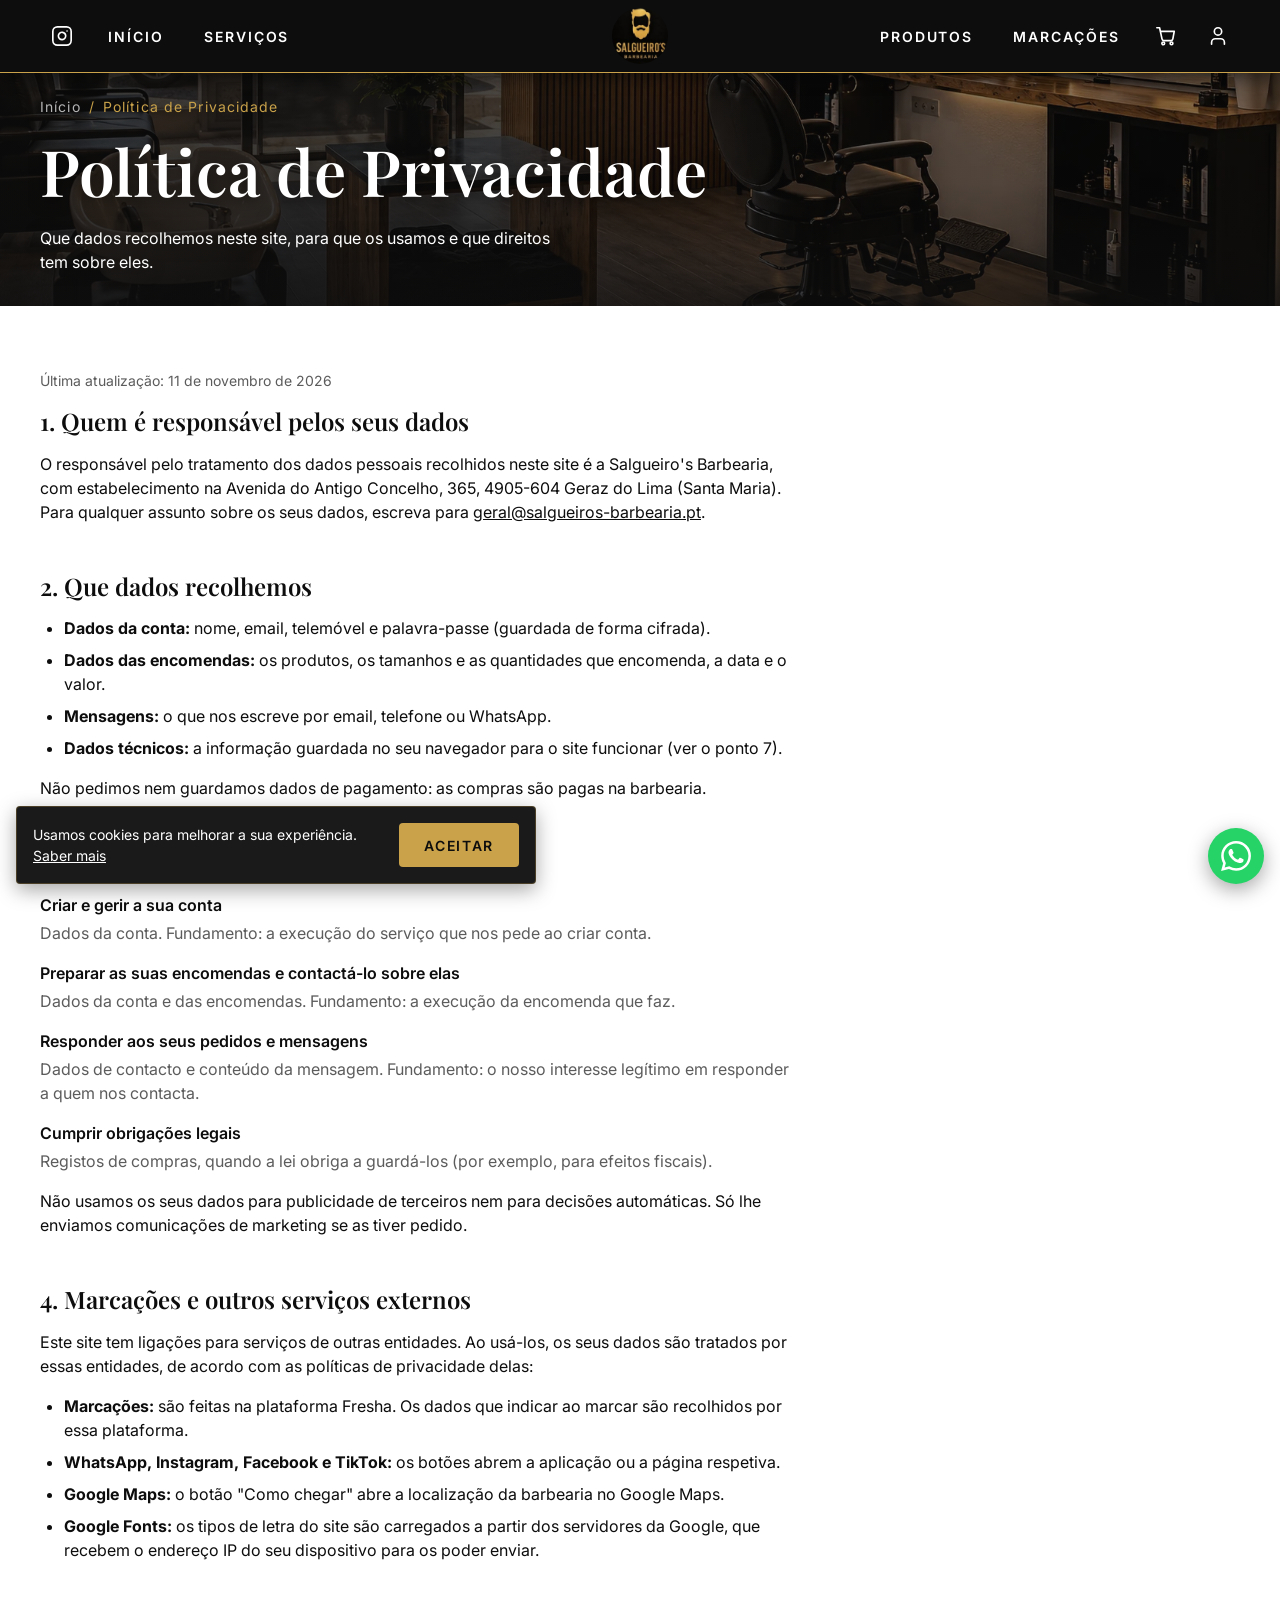
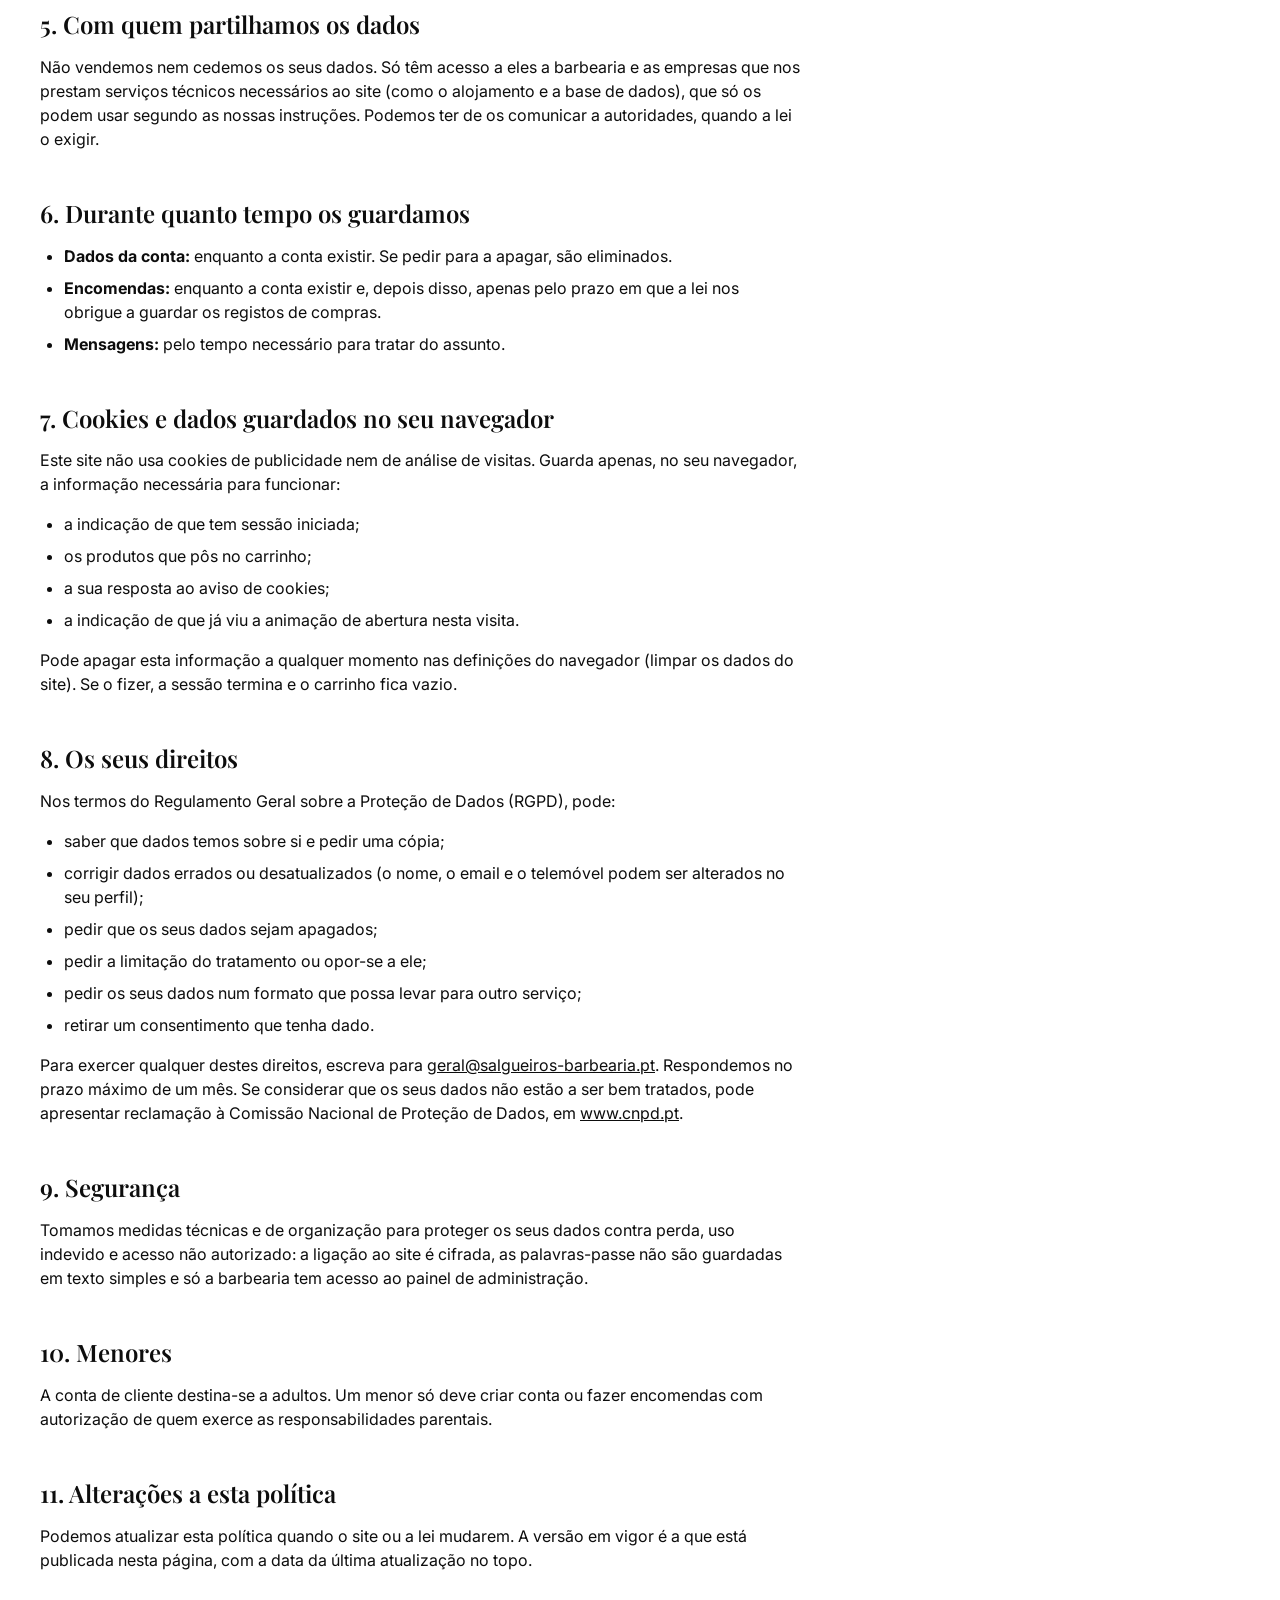
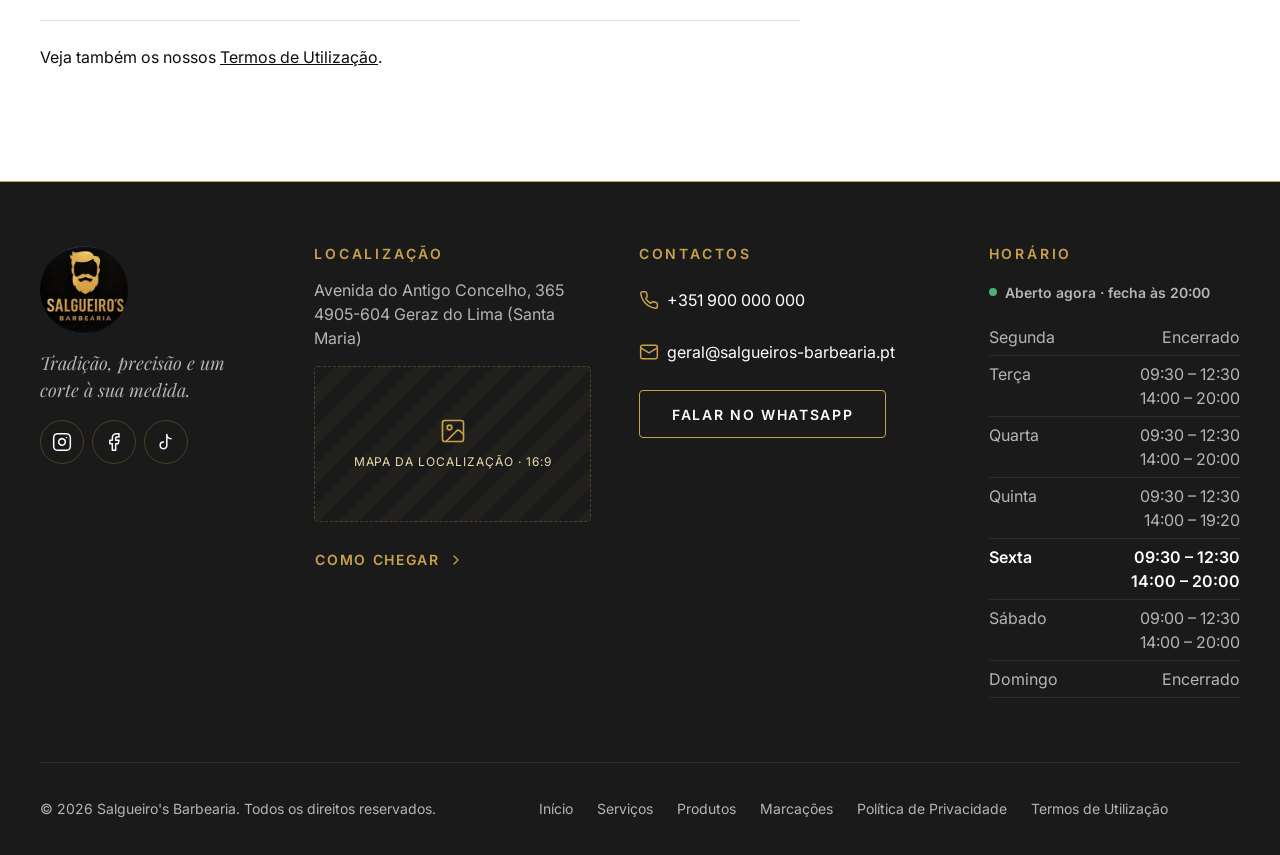
<file: privacidade.html>
<!DOCTYPE html>
<html lang="pt-PT">
<head>
  <meta charset="UTF-8">
  <meta name="viewport" content="width=device-width, initial-scale=1">
  <title>Política de Privacidade · Salgueiro's Barbearia</title>
  <meta name="description" content="Que dados pessoais a Salgueiro's Barbearia recolhe neste site, para que os usa e que direitos tem sobre eles.">
  <meta name="theme-color" content="#0d0d0d">
  <link rel="icon" href="assets/images/logo/logo-salgueiros.png">
  <link rel="preconnect" href="https://fonts.googleapis.com">
  <link rel="preconnect" href="https://fonts.gstatic.com" crossorigin>
  <link href="https://fonts.googleapis.com/css2?family=Inter:wght@400;600;700&family=Playfair+Display:ital,wght@0,600;0,700;1,500&display=swap" rel="stylesheet">
  <link rel="stylesheet" href="css/base.css">
  <link rel="stylesheet" href="css/components.css">
  <link rel="stylesheet" href="css/layout.css">
  <link rel="stylesheet" href="css/pages/legal.css">
  <script src="js/dados.js" defer></script>
  <script src="js/main.js" defer></script>
  <script src="js/loja.js" defer></script>
</head>
<body data-pagina="privacidade">

  <!-- Navbar, menu mobile e rodapé são montados por js/main.js -->

  <main>

    <!-- ===== CABEÇALHO DA PÁGINA ===== -->
    <!-- A fotografia é a do hero da home (IMAGENS.hero), com o enquadramento da página de Serviços -->
    <section class="pagina-cabecalho pagina-hero pagina-hero--servicos">
      <div class="pagina-hero__fundo media" data-imagem="hero" data-alt="" data-label="Fotografia da barbearia · 16:9"></div>
      <div class="container">
        <nav aria-label="Caminho">
          <ol class="migalhas">
            <li><a href="index.html">Início</a></li>
            <li aria-current="page">Política de Privacidade</li>
          </ol>
        </nav>
        <h1 class="pagina-cabecalho__titulo">Política de Privacidade</h1>
        <p class="pagina-cabecalho__texto">Que dados recolhemos neste site, para que os usamos e que direitos tem sobre eles.</p>
      </div>
    </section>

    <!-- ===== TEXTO ===== -->
    <section class="legal">
      <div class="container">
        <div class="legal__texto">
          <p class="legal__data">Última atualização: 11 de novembro de 2026</p>

          <h2>1. Quem é responsável pelos seus dados</h2>
          <p>O responsável pelo tratamento dos dados pessoais recolhidos neste site é a Salgueiro's Barbearia, com estabelecimento na Avenida do Antigo Concelho, 365, 4905-604 Geraz do Lima (Santa Maria). Para qualquer assunto sobre os seus dados, escreva para <a href="mailto:geral@salgueiros-barbearia.pt">geral@salgueiros-barbearia.pt</a>.</p>

          <h2>2. Que dados recolhemos</h2>
          <ul>
            <li><strong>Dados da conta:</strong> nome, email, telemóvel e palavra-passe (guardada de forma cifrada).</li>
            <li><strong>Dados das encomendas:</strong> os produtos, os tamanhos e as quantidades que encomenda, a data e o valor.</li>
            <li><strong>Mensagens:</strong> o que nos escreve por email, telefone ou WhatsApp.</li>
            <li><strong>Dados técnicos:</strong> a informação guardada no seu navegador para o site funcionar (ver o ponto 7).</li>
          </ul>
          <p>Não pedimos nem guardamos dados de pagamento: as compras são pagas na barbearia.</p>

          <h2>3. Para que usamos os dados</h2>
          <dl>
            <dt>Criar e gerir a sua conta</dt>
            <dd>Dados da conta. Fundamento: a execução do serviço que nos pede ao criar conta.</dd>
            <dt>Preparar as suas encomendas e contactá-lo sobre elas</dt>
            <dd>Dados da conta e das encomendas. Fundamento: a execução da encomenda que faz.</dd>
            <dt>Responder aos seus pedidos e mensagens</dt>
            <dd>Dados de contacto e conteúdo da mensagem. Fundamento: o nosso interesse legítimo em responder a quem nos contacta.</dd>
            <dt>Cumprir obrigações legais</dt>
            <dd>Registos de compras, quando a lei obriga a guardá-los (por exemplo, para efeitos fiscais).</dd>
          </dl>
          <p>Não usamos os seus dados para publicidade de terceiros nem para decisões automáticas. Só lhe enviamos comunicações de marketing se as tiver pedido.</p>

          <h2>4. Marcações e outros serviços externos</h2>
          <p>Este site tem ligações para serviços de outras entidades. Ao usá-los, os seus dados são tratados por essas entidades, de acordo com as políticas de privacidade delas:</p>
          <ul>
            <li><strong>Marcações:</strong> são feitas na plataforma Fresha. Os dados que indicar ao marcar são recolhidos por essa plataforma.</li>
            <li><strong>WhatsApp, Instagram, Facebook e TikTok:</strong> os botões abrem a aplicação ou a página respetiva.</li>
            <li><strong>Google Maps:</strong> o botão "Como chegar" abre a localização da barbearia no Google Maps.</li>
            <li><strong>Google Fonts:</strong> os tipos de letra do site são carregados a partir dos servidores da Google, que recebem o endereço IP do seu dispositivo para os poder enviar.</li>
          </ul>

          <h2>5. Com quem partilhamos os dados</h2>
          <p>Não vendemos nem cedemos os seus dados. Só têm acesso a eles a barbearia e as empresas que nos prestam serviços técnicos necessários ao site (como o alojamento e a base de dados), que só os podem usar segundo as nossas instruções. Podemos ter de os comunicar a autoridades, quando a lei o exigir.</p>

          <h2>6. Durante quanto tempo os guardamos</h2>
          <ul>
            <li><strong>Dados da conta:</strong> enquanto a conta existir. Se pedir para a apagar, são eliminados.</li>
            <li><strong>Encomendas:</strong> enquanto a conta existir e, depois disso, apenas pelo prazo em que a lei nos obrigue a guardar os registos de compras.</li>
            <li><strong>Mensagens:</strong> pelo tempo necessário para tratar do assunto.</li>
          </ul>

          <h2 id="cookies">7. Cookies e dados guardados no seu navegador</h2>
          <p>Este site não usa cookies de publicidade nem de análise de visitas. Guarda apenas, no seu navegador, a informação necessária para funcionar:</p>
          <ul>
            <li>a indicação de que tem sessão iniciada;</li>
            <li>os produtos que pôs no carrinho;</li>
            <li>a sua resposta ao aviso de cookies;</li>
            <li>a indicação de que já viu a animação de abertura nesta visita.</li>
          </ul>
          <p>Pode apagar esta informação a qualquer momento nas definições do navegador (limpar os dados do site). Se o fizer, a sessão termina e o carrinho fica vazio.</p>

          <h2>8. Os seus direitos</h2>
          <p>Nos termos do Regulamento Geral sobre a Proteção de Dados (RGPD), pode:</p>
          <ul>
            <li>saber que dados temos sobre si e pedir uma cópia;</li>
            <li>corrigir dados errados ou desatualizados (o nome, o email e o telemóvel podem ser alterados no seu perfil);</li>
            <li>pedir que os seus dados sejam apagados;</li>
            <li>pedir a limitação do tratamento ou opor-se a ele;</li>
            <li>pedir os seus dados num formato que possa levar para outro serviço;</li>
            <li>retirar um consentimento que tenha dado.</li>
          </ul>
          <p>Para exercer qualquer destes direitos, escreva para <a href="mailto:geral@salgueiros-barbearia.pt">geral@salgueiros-barbearia.pt</a>. Respondemos no prazo máximo de um mês. Se considerar que os seus dados não estão a ser bem tratados, pode apresentar reclamação à Comissão Nacional de Proteção de Dados, em <a href="https://www.cnpd.pt" target="_blank" rel="noopener noreferrer">www.cnpd.pt</a>.</p>

          <h2>9. Segurança</h2>
          <p>Tomamos medidas técnicas e de organização para proteger os seus dados contra perda, uso indevido e acesso não autorizado: a ligação ao site é cifrada, as palavras-passe não são guardadas em texto simples e só a barbearia tem acesso ao painel de administração.</p>

          <h2>10. Menores</h2>
          <p>A conta de cliente destina-se a adultos. Um menor só deve criar conta ou fazer encomendas com autorização de quem exerce as responsabilidades parentais.</p>

          <h2>11. Alterações a esta política</h2>
          <p>Podemos atualizar esta política quando o site ou a lei mudarem. A versão em vigor é a que está publicada nesta página, com a data da última atualização no topo.</p>

          <p class="legal__outra">Veja também os nossos <a href="termos.html">Termos de Utilização</a>.</p>
        </div>
      </div>
    </section>

  </main>

</body>
</html>
</file>
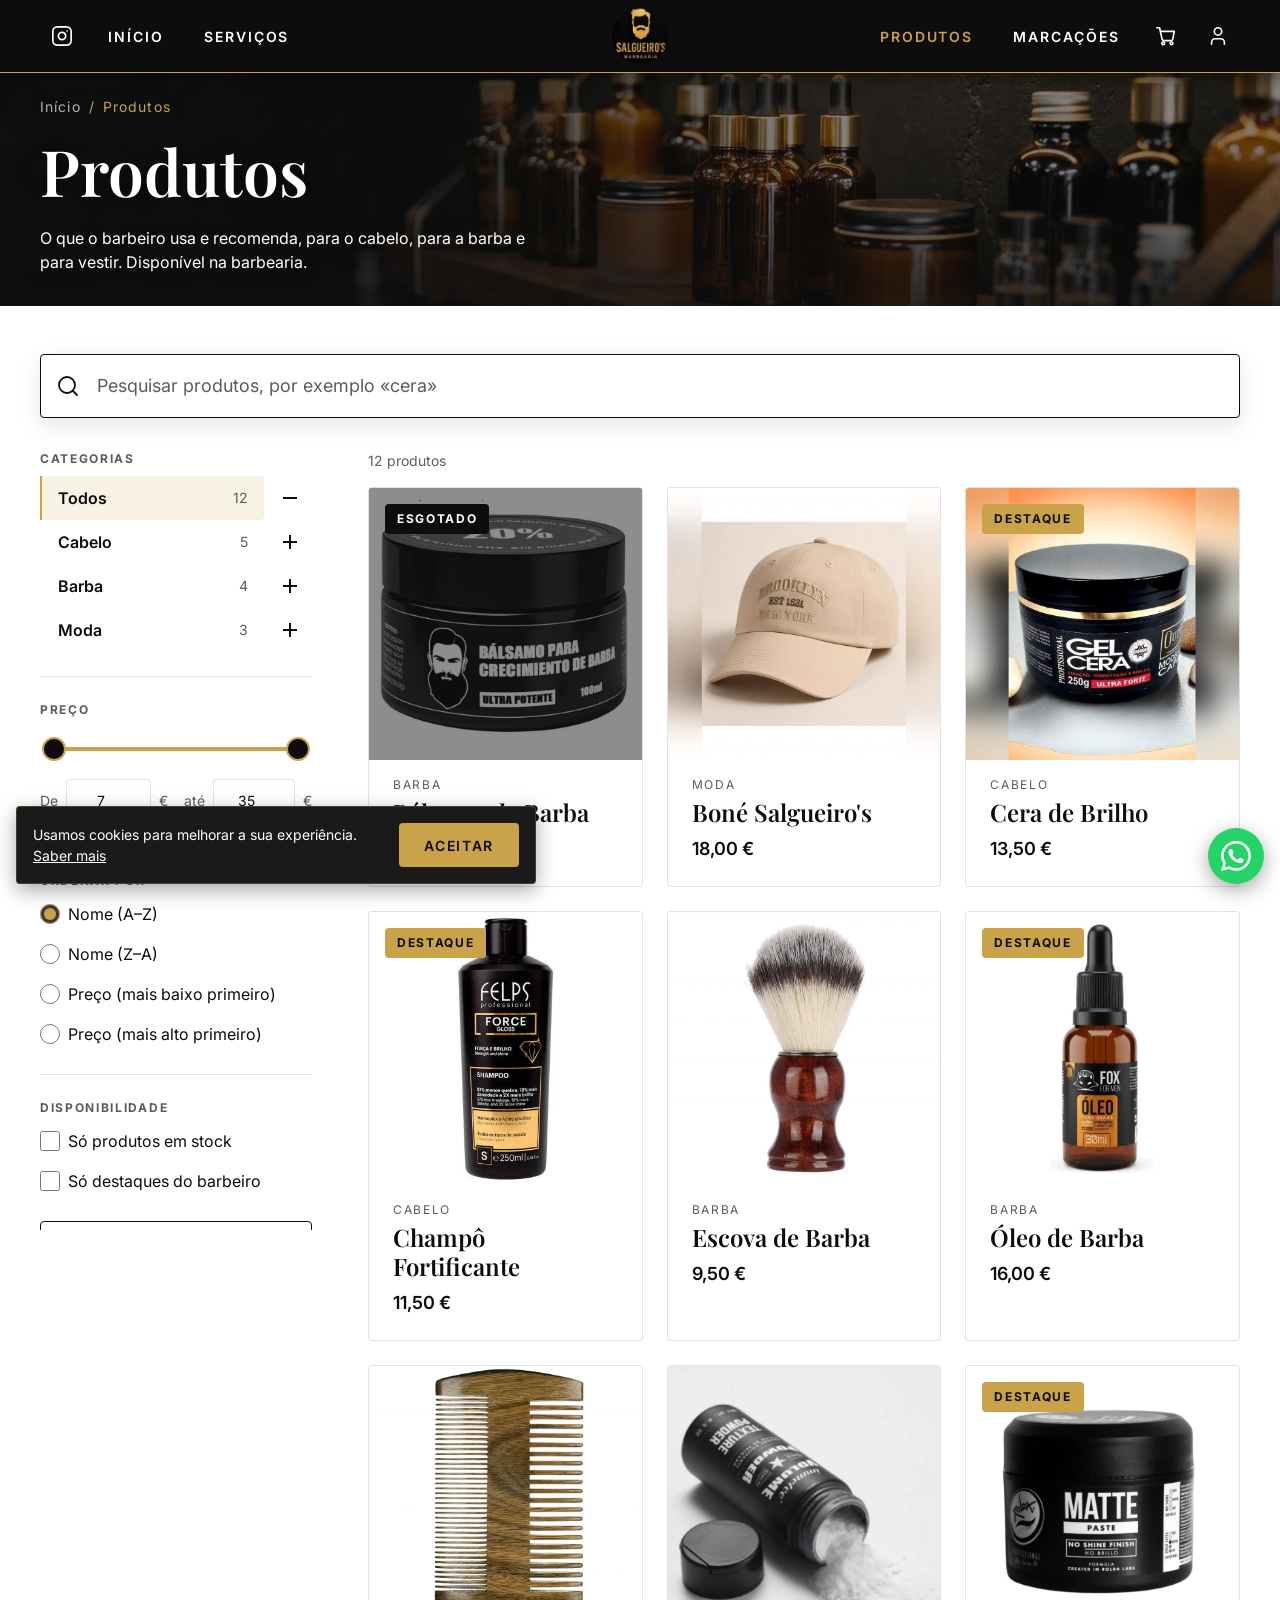
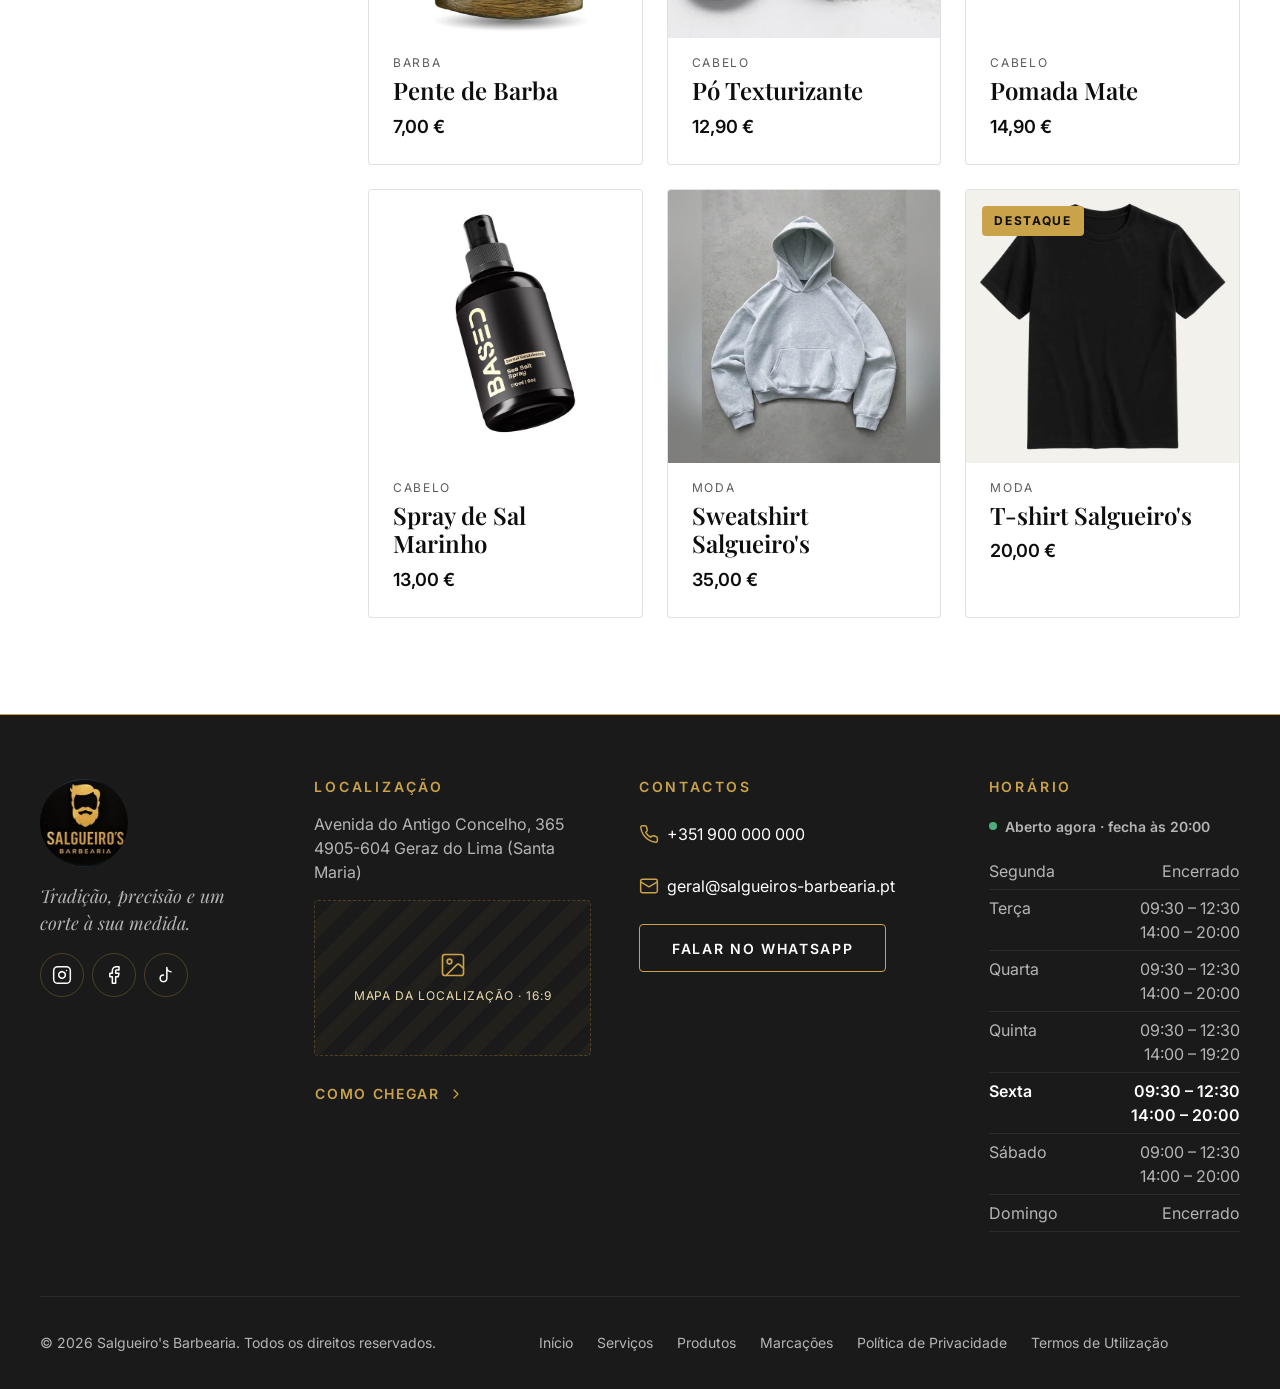
<file: produtos.html>
<!DOCTYPE html>
<html lang="pt-PT">
<head>
  <meta charset="UTF-8">
  <meta name="viewport" content="width=device-width, initial-scale=1">
  <title>Produtos · Salgueiro's Barbearia</title>
  <meta name="description" content="Produtos para cabelo, barba e moda da Salgueiro's Barbearia.">
  <meta name="theme-color" content="#0d0d0d">
  <link rel="icon" href="assets/images/logo/logo-salgueiros.png">
  <link rel="preconnect" href="https://fonts.googleapis.com">
  <link rel="preconnect" href="https://fonts.gstatic.com" crossorigin>
  <link href="https://fonts.googleapis.com/css2?family=Inter:wght@400;600;700&family=Playfair+Display:ital,wght@0,600;0,700;1,500&display=swap" rel="stylesheet">
  <link rel="stylesheet" href="css/base.css">
  <link rel="stylesheet" href="css/components.css">
  <link rel="stylesheet" href="css/layout.css">
  <link rel="stylesheet" href="css/pages/produtos.css">
  <script src="js/dados.js" defer></script>
  <script src="js/main.js" defer></script>
  <script src="js/loja.js" defer></script>
  <script src="js/produtos.js" defer></script>
</head>
<body data-pagina="produtos">

  <!-- Navbar, menu mobile e rodapé são montados por js/main.js -->

  <main>

    <!-- ===== CABEÇALHO DA PÁGINA ===== -->
    <!-- Fotografia própria (IMAGENS.heroProdutos); o enquadramento vem de .pagina-hero--produtos -->
    <section class="pagina-cabecalho pagina-hero pagina-hero--produtos">
      <div class="pagina-hero__fundo media" data-imagem="heroProdutos" data-alt="" data-label="Fotografia dos produtos · 16:9"></div>
      <div class="container">
        <nav aria-label="Caminho">
          <ol class="migalhas">
            <li><a href="index.html">Início</a></li>
            <li aria-current="page">Produtos</li>
          </ol>
        </nav>
        <h1 class="pagina-cabecalho__titulo">Produtos</h1>
        <p class="pagina-cabecalho__texto">O que o barbeiro usa e recomenda, para o cabelo, para a barba e para vestir. Disponível na barbearia.</p>
      </div>
    </section>

    <!-- ===== CATÁLOGO ===== -->
    <section class="produtos" aria-label="Catálogo de produtos">
      <div class="container">

        <!-- Pesquisa em destaque, a toda a largura -->
        <form class="produtos__pesquisa" id="produtos-pesquisa" role="search">
          <div class="campo campo--pesquisa campo--grande">
            <label class="sr-only" for="pesquisa">Pesquisar produtos</label>
            <svg class="icone" aria-hidden="true"><use href="#i-pesquisa"></use></svg>
            <input class="campo__controlo" type="search" id="pesquisa" placeholder="Pesquisar produtos, por exemplo «cera»" autocomplete="off">
          </div>
        </form>

        <div class="produtos__corpo">

          <!-- ===== FILTROS (coluna da esquerda; em ecrãs estreitos abre e fecha) ===== -->
          <aside class="filtros" aria-label="Filtros">
            <details class="filtros__caixa" id="filtros">
              <summary class="filtros__alternar">
                <span>Filtros <span class="filtros__ativos" id="filtros-ativos"></span></span>
                <svg class="icone" aria-hidden="true"><use href="#i-seta-baixo"></use></svg>
              </summary>

              <form class="filtros__form" id="produtos-filtros">

                <fieldset class="filtros__grupo">
                  <legend class="filtros__titulo">Categorias</legend>
                  <ul class="filtros__categorias" id="categorias"></ul>
                </fieldset>

                <fieldset class="filtros__grupo">
                  <legend class="filtros__titulo">Preço</legend>
                  <div class="intervalo" id="preco-intervalo">
                    <div class="intervalo__barra" aria-hidden="true"></div>
                    <input class="intervalo__cursor" type="range" id="preco-min-barra" step="1" aria-label="Preço mínimo">
                    <input class="intervalo__cursor" type="range" id="preco-max-barra" step="1" aria-label="Preço máximo">
                  </div>
                  <div class="intervalo__campos">
                    <label class="intervalo__campo" for="preco-min">
                      <span>De</span>
                      <input class="campo__controlo" type="number" id="preco-min" step="1" inputmode="decimal">
                      <span aria-hidden="true">€</span>
                    </label>
                    <label class="intervalo__campo" for="preco-max">
                      <span>até</span>
                      <input class="campo__controlo" type="number" id="preco-max" step="1" inputmode="decimal">
                      <span aria-hidden="true">€</span>
                    </label>
                  </div>
                </fieldset>

                <fieldset class="filtros__grupo">
                  <legend class="filtros__titulo">Ordenar por</legend>
                  <label class="caixa"><input class="campo__caixa" type="radio" name="ordem" value="nome-asc" checked><span>Nome (A–Z)</span></label>
                  <label class="caixa"><input class="campo__caixa" type="radio" name="ordem" value="nome-desc"><span>Nome (Z–A)</span></label>
                  <label class="caixa"><input class="campo__caixa" type="radio" name="ordem" value="preco-asc"><span>Preço (mais baixo primeiro)</span></label>
                  <label class="caixa"><input class="campo__caixa" type="radio" name="ordem" value="preco-desc"><span>Preço (mais alto primeiro)</span></label>
                </fieldset>

                <fieldset class="filtros__grupo">
                  <legend class="filtros__titulo">Disponibilidade</legend>
                  <label class="caixa"><input class="campo__caixa" type="checkbox" id="so-stock"><span>Só produtos em stock</span></label>
                  <label class="caixa"><input class="campo__caixa" type="checkbox" id="so-destaques"><span>Só destaques do barbeiro</span></label>
                </fieldset>

                <button class="btn btn--contorno filtros__limpar" type="button" data-limpar>Limpar filtros</button>
              </form>
            </details>
          </aside>

          <!-- ===== RESULTADOS ===== -->
          <div class="produtos__resultados">
            <p class="produtos__contagem" id="produtos-contagem" aria-live="polite"></p>

            <ul class="produtos__grelha" id="produtos-grelha"></ul>

            <div class="produtos__vazio" id="produtos-vazio" hidden>
              <h2>Nenhum produto encontrado</h2>
              <p>Experimente outra pesquisa ou alargue os filtros.</p>
              <button class="btn btn--contorno" type="button" data-limpar>Limpar filtros</button>
            </div>
          </div>

        </div>

      </div>
    </section>

  </main>

</body>
</html>
</file>
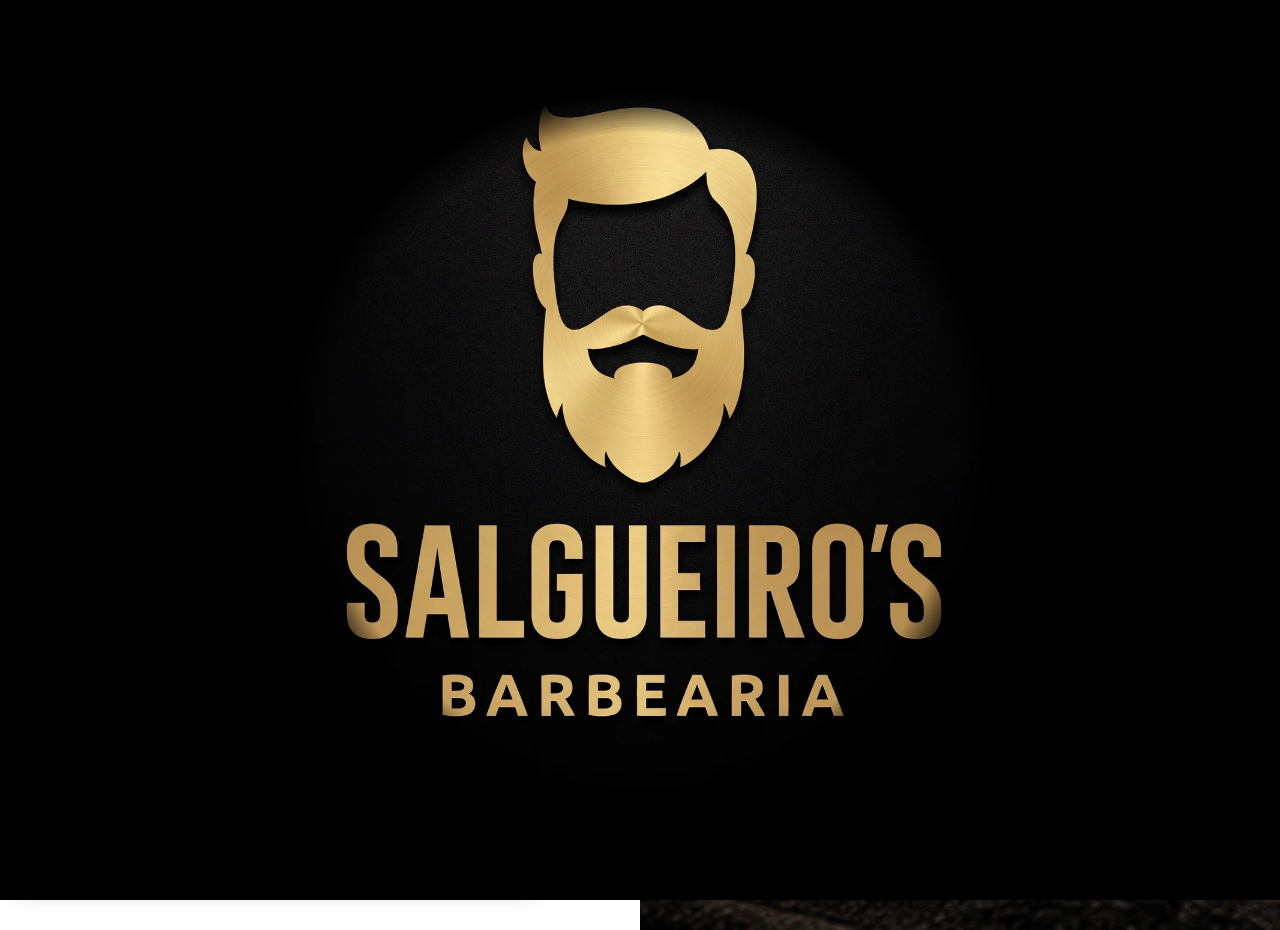
<file: registo.html>
<!DOCTYPE html>
<html lang="pt-PT">
<head>
  <meta charset="UTF-8">
  <meta name="viewport" content="width=device-width, initial-scale=1">
  <title>Criar conta · Salgueiro's Barbearia</title>
  <meta name="theme-color" content="#0d0d0d">
  <link rel="icon" href="assets/images/logo/logo-salgueiros.png">
  <link rel="preconnect" href="https://fonts.googleapis.com">
  <link rel="preconnect" href="https://fonts.gstatic.com" crossorigin>
  <link href="https://fonts.googleapis.com/css2?family=Inter:wght@400;600;700&family=Playfair+Display:ital,wght@0,600;0,700;1,500&display=swap" rel="stylesheet">
  <link rel="stylesheet" href="css/base.css">
  <link rel="stylesheet" href="css/components.css">
  <link rel="stylesheet" href="css/layout.css">
  <link rel="stylesheet" href="css/pages/conta.css">
  <script src="js/dados.js" defer></script>
  <script src="js/main.js" defer></script>
  <script src="js/auth.js" defer></script>
</head>
<body data-pagina="registo">

  <!-- Ecrã isolado: sem navbar nem rodapé (ver ECRA_ISOLADO em js/main.js) -->

  <main class="login">

    <!-- ===== FORMULÁRIO ===== -->
    <div class="login__painel">
      <div class="login__conteudo">
        <div class="login__topo">
          <a href="index.html" aria-label="Salgueiro's Barbearia, voltar ao início">
            <img class="login__logo" src="assets/images/logo/logo-salgueiros.png" alt="" width="64" height="64">
          </a>
          <a class="login__voltar" href="index.html"><svg class="icone" aria-hidden="true"><use href="#i-seta-esquerda"></use></svg>Voltar ao site</a>
        </div>
        <h1 class="login__titulo">Criar conta</h1>
        <p class="login__texto">Guarde o seu histórico de cortes e de compras.</p>

        <form class="login__formulario login__formulario--duas" id="registo-form" novalidate>
          <div class="campo campo--bloco">
            <label class="campo__rotulo" for="nome">Nome</label>
            <input class="campo__controlo" type="text" id="nome" name="nome" autocomplete="name" required minlength="2" aria-describedby="nome-erro">
            <p class="campo__erro" id="nome-erro" aria-live="polite"></p>
          </div>

          <div class="campo campo--bloco">
            <label class="campo__rotulo" for="telemovel">Telemóvel</label>
            <input class="campo__controlo" type="tel" id="telemovel" name="telemovel" autocomplete="tel" placeholder="+351 910 000 000" required pattern="\+?[0-9 ]{9,17}" aria-describedby="telemovel-erro">
            <p class="campo__erro" id="telemovel-erro" aria-live="polite"></p>
          </div>

          <div class="campo campo--bloco">
            <label class="campo__rotulo" for="email">Email</label>
            <input class="campo__controlo" type="email" id="email" name="email" autocomplete="email" required aria-describedby="email-erro">
            <p class="campo__erro" id="email-erro" aria-live="polite"></p>
          </div>

          <div class="campo campo--bloco">
            <label class="campo__rotulo" for="email-confirmar">Confirmar email</label>
            <input class="campo__controlo" type="email" id="email-confirmar" name="email-confirmar" autocomplete="off" required data-igual-a="email" aria-describedby="email-confirmar-erro">
            <p class="campo__erro" id="email-confirmar-erro" aria-live="polite"></p>
          </div>

          <div class="campo campo--bloco campo--largo">
            <label class="campo__rotulo" for="palavra-passe">Palavra-passe</label>
            <div class="campo__grupo">
              <input class="campo__controlo" type="password" id="palavra-passe" name="palavra-passe-nova" autocomplete="new-password" required minlength="8" aria-describedby="palavra-passe-ajuda palavra-passe-erro">
              <button class="campo__alternar" type="button" aria-pressed="false" aria-controls="palavra-passe">Mostrar</button>
            </div>
            <p class="campo__ajuda" id="palavra-passe-ajuda">Pelo menos 8 caracteres.</p>
            <p class="campo__erro" id="palavra-passe-erro" aria-live="polite"></p>
          </div>

          <div class="campo campo--bloco campo--largo">
            <label class="caixa" for="termos">
              <input class="campo__caixa" type="checkbox" id="termos" name="termos" required aria-describedby="termos-erro">
              <span>Aceito os <a href="termos.html" target="_blank" rel="noopener">Termos de Utilização</a> e a <a href="privacidade.html" target="_blank" rel="noopener">Política de Privacidade</a>.</span>
            </label>
            <p class="campo__erro" id="termos-erro" aria-live="polite"></p>
          </div>

          <button class="btn btn--primario login__entrar" type="submit">Criar conta</button>
        </form>

        <p class="login__alternativa">Já tem conta? <a href="login.html">Iniciar sessão</a></p>
        <p class="login__nota">Protótipo de demonstração: a conta não é criada de verdade e o histórico mostrado no perfil é de exemplo.</p>
      </div>
    </div>

    <!-- ===== FOTOGRAFIA (visível em ecrãs largos) ===== -->
    <div class="login__imagem media" data-imagem="login" data-alt="" data-label="Fotografia para o login · vertical (4:5)"></div>

  </main>

</body>
</html>
</file>
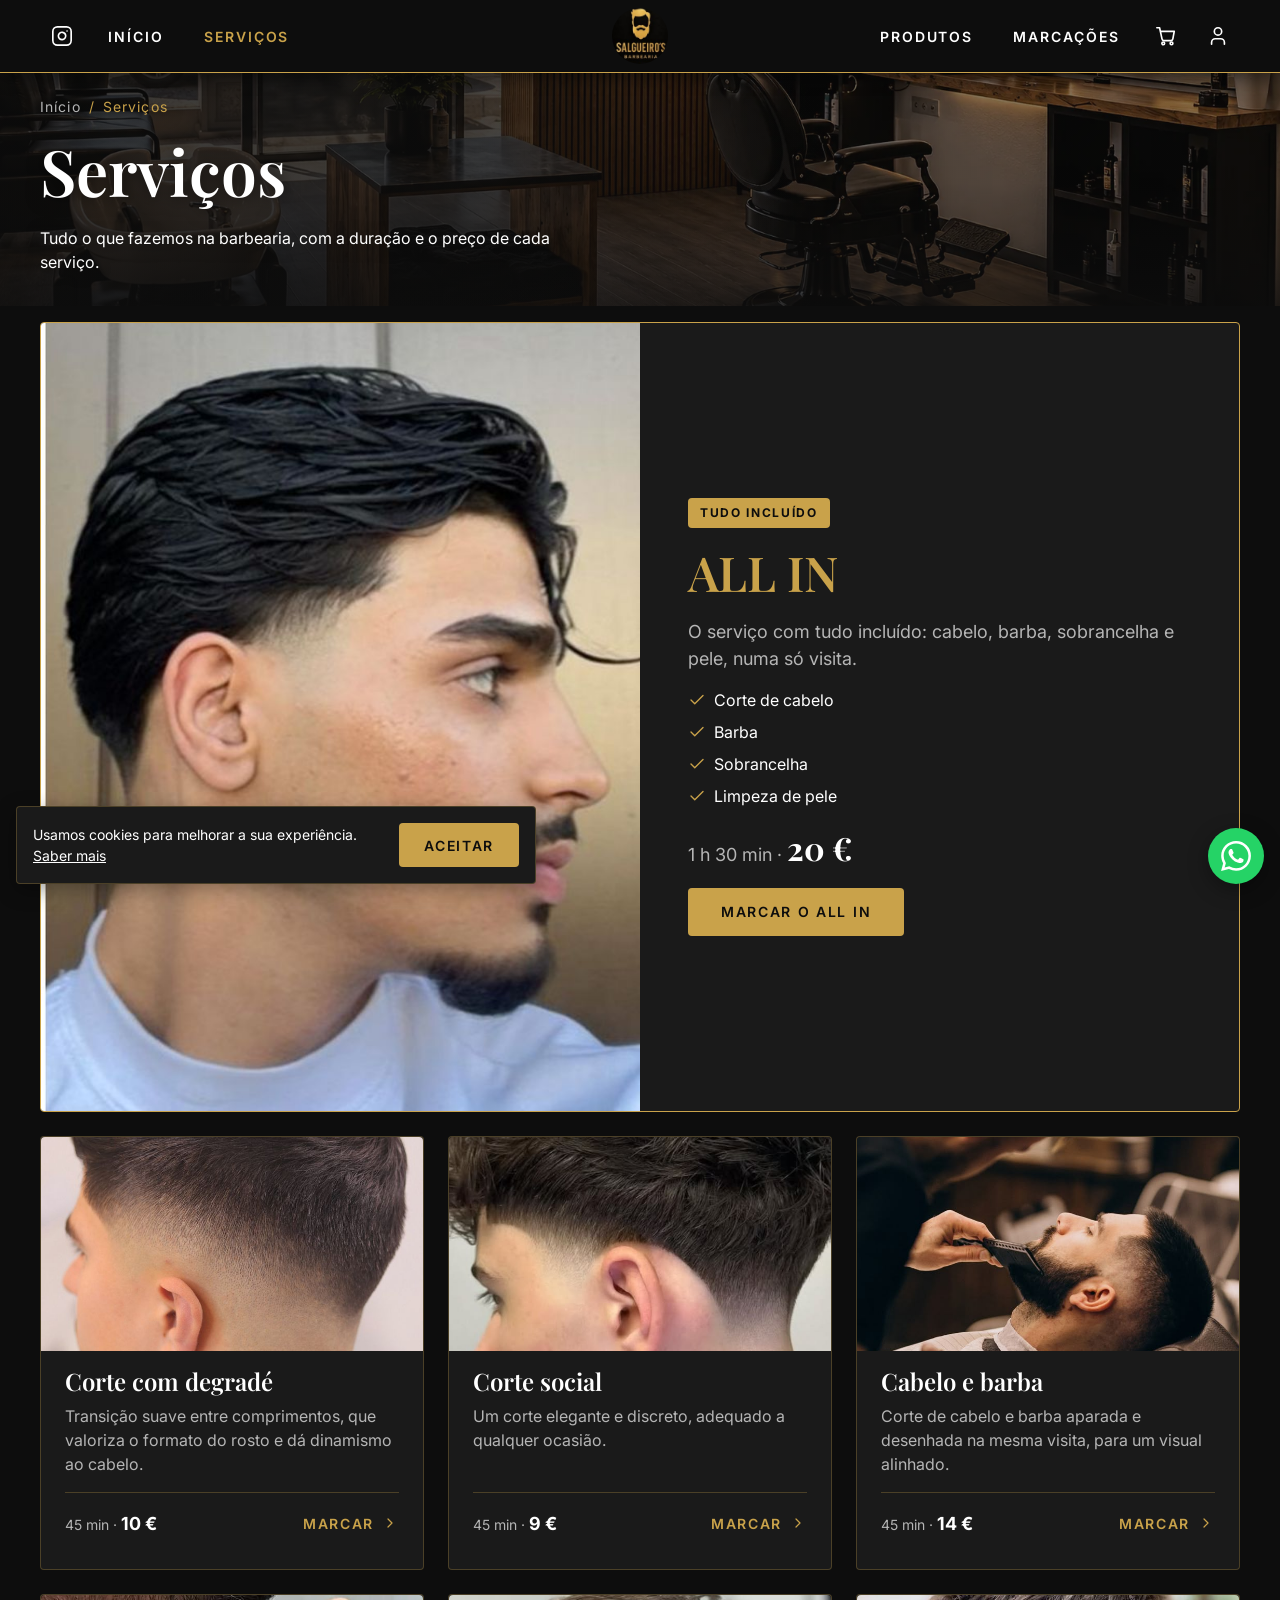
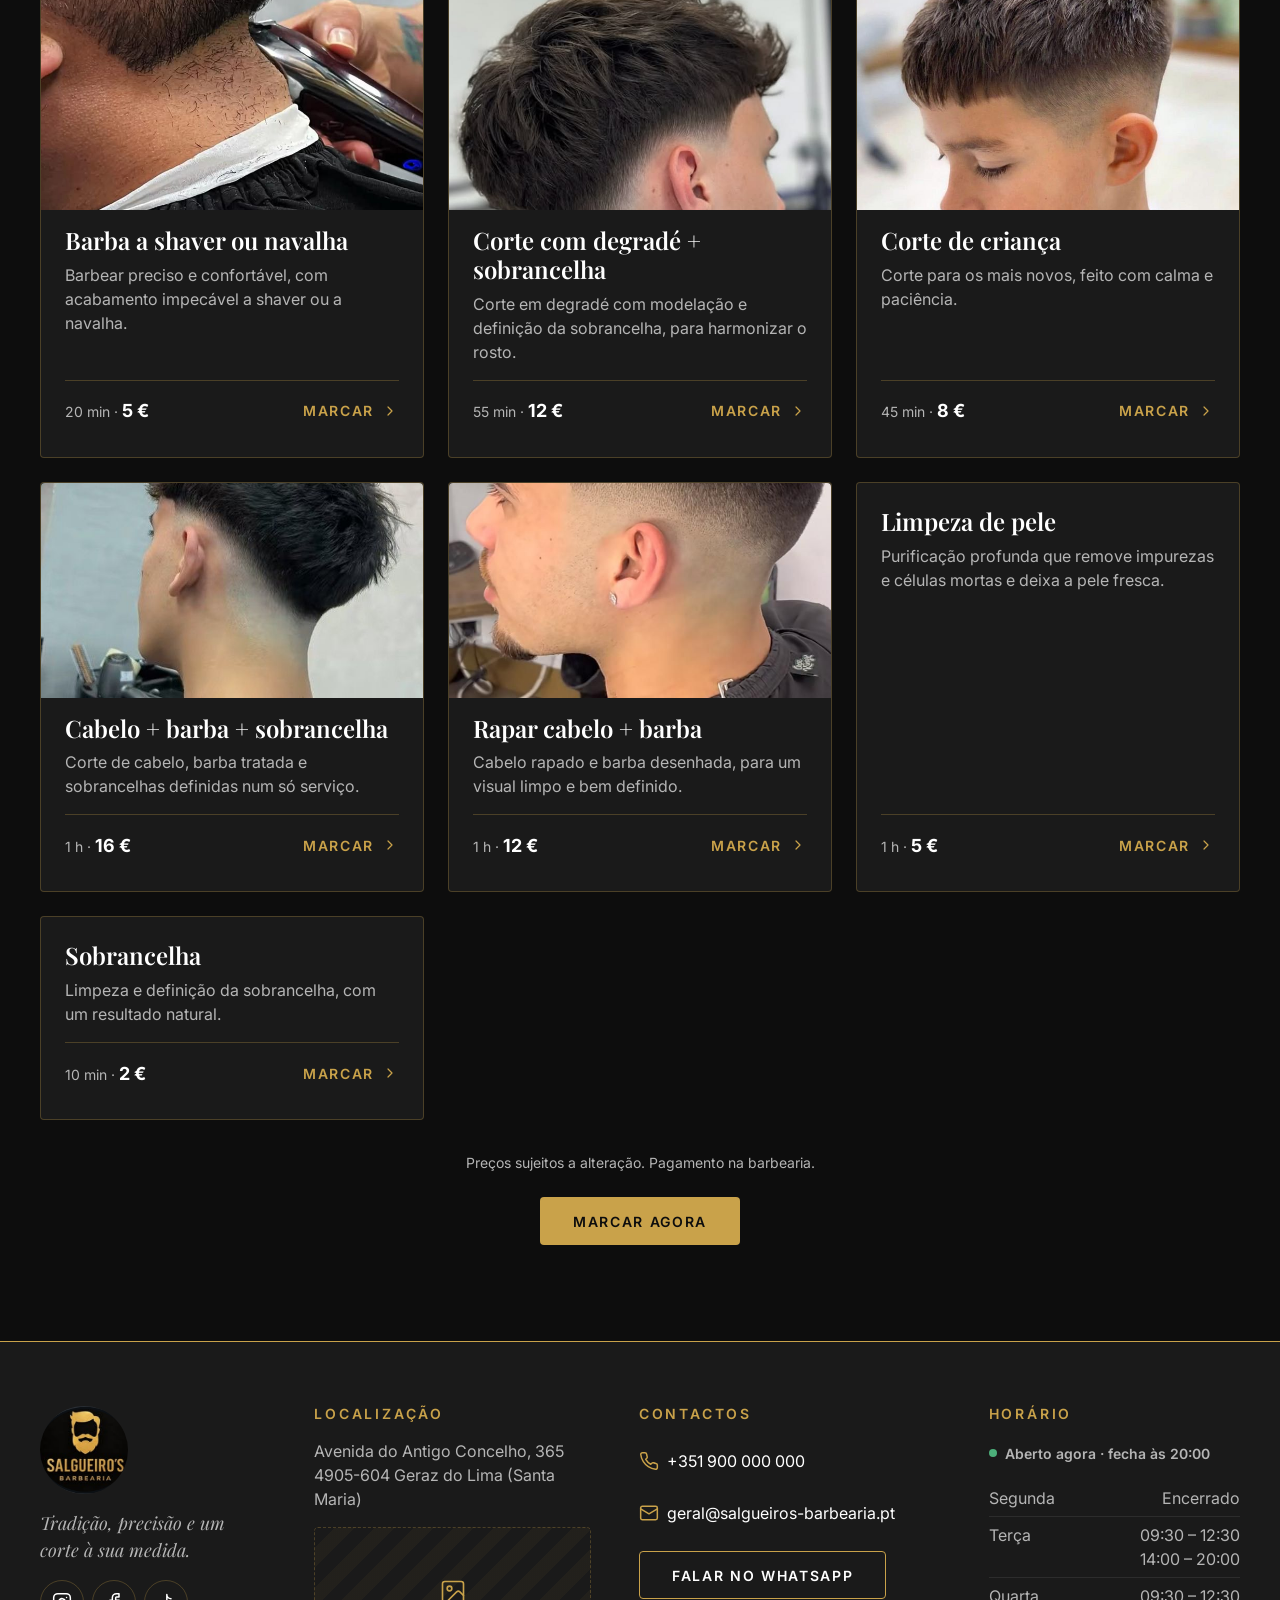
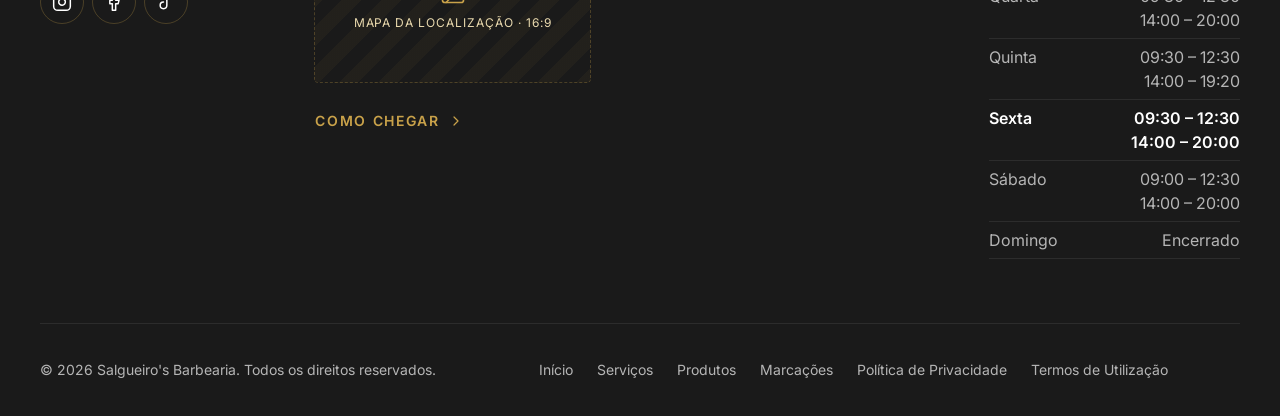
<file: servicos.html>
<!DOCTYPE html>
<html lang="pt-PT">
<head>
  <meta charset="UTF-8">
  <meta name="viewport" content="width=device-width, initial-scale=1">
  <title>Serviços · Salgueiro's Barbearia</title>
  <meta name="description" content="Todos os serviços e preços da Salgueiro's Barbearia: cortes, barba, sobrancelha e limpeza de pele.">
  <meta name="theme-color" content="#0d0d0d">
  <link rel="icon" href="assets/images/logo/logo-salgueiros.png">
  <link rel="preconnect" href="https://fonts.googleapis.com">
  <link rel="preconnect" href="https://fonts.gstatic.com" crossorigin>
  <link href="https://fonts.googleapis.com/css2?family=Inter:wght@400;600;700&family=Playfair+Display:ital,wght@0,600;0,700;1,500&display=swap" rel="stylesheet">
  <link rel="stylesheet" href="css/base.css">
  <link rel="stylesheet" href="css/components.css">
  <link rel="stylesheet" href="css/layout.css">
  <script src="js/dados.js" defer></script>
  <script src="js/main.js" defer></script>
  <script src="js/loja.js" defer></script>
  <script src="js/servicos.js" defer></script>
</head>
<body data-pagina="servicos">

  <!-- Navbar, menu mobile e rodapé são montados por js/main.js; os serviços por js/servicos.js -->

  <main>

    <!-- ===== CABEÇALHO DA PÁGINA ===== -->
    <!-- A fotografia é a do hero da home (IMAGENS.hero); o enquadramento vem de .pagina-hero--servicos -->
    <section class="pagina-cabecalho pagina-hero pagina-hero--servicos">
      <div class="pagina-hero__fundo media" data-imagem="hero" data-alt="" data-label="Fotografia da barbearia · 16:9"></div>
      <div class="container">
        <nav aria-label="Caminho">
          <ol class="migalhas">
            <li><a href="index.html">Início</a></li>
            <li aria-current="page">Serviços</li>
          </ol>
        </nav>
        <h1 class="pagina-cabecalho__titulo">Serviços</h1>
        <p class="pagina-cabecalho__texto">Tudo o que fazemos na barbearia, com a duração e o preço de cada serviço.</p>
      </div>
    </section>

    <!-- ===== TODOS OS SERVIÇOS ===== -->
    <section class="secao secao--preta servicos-pagina" aria-label="Lista de serviços">
      <div class="container">
        <article class="assinatura" id="servico-assinatura"></article>
        <ul class="servicos__grelha" id="servicos-lista"></ul>
        <p class="servicos-pagina__nota">Preços sujeitos a alteração. Pagamento na barbearia.</p>
        <p class="secao__acao"><a class="btn btn--primario" data-link="marcacoes" href="#">Marcar agora</a></p>
      </div>
    </section>

  </main>

</body>
</html>
</file>
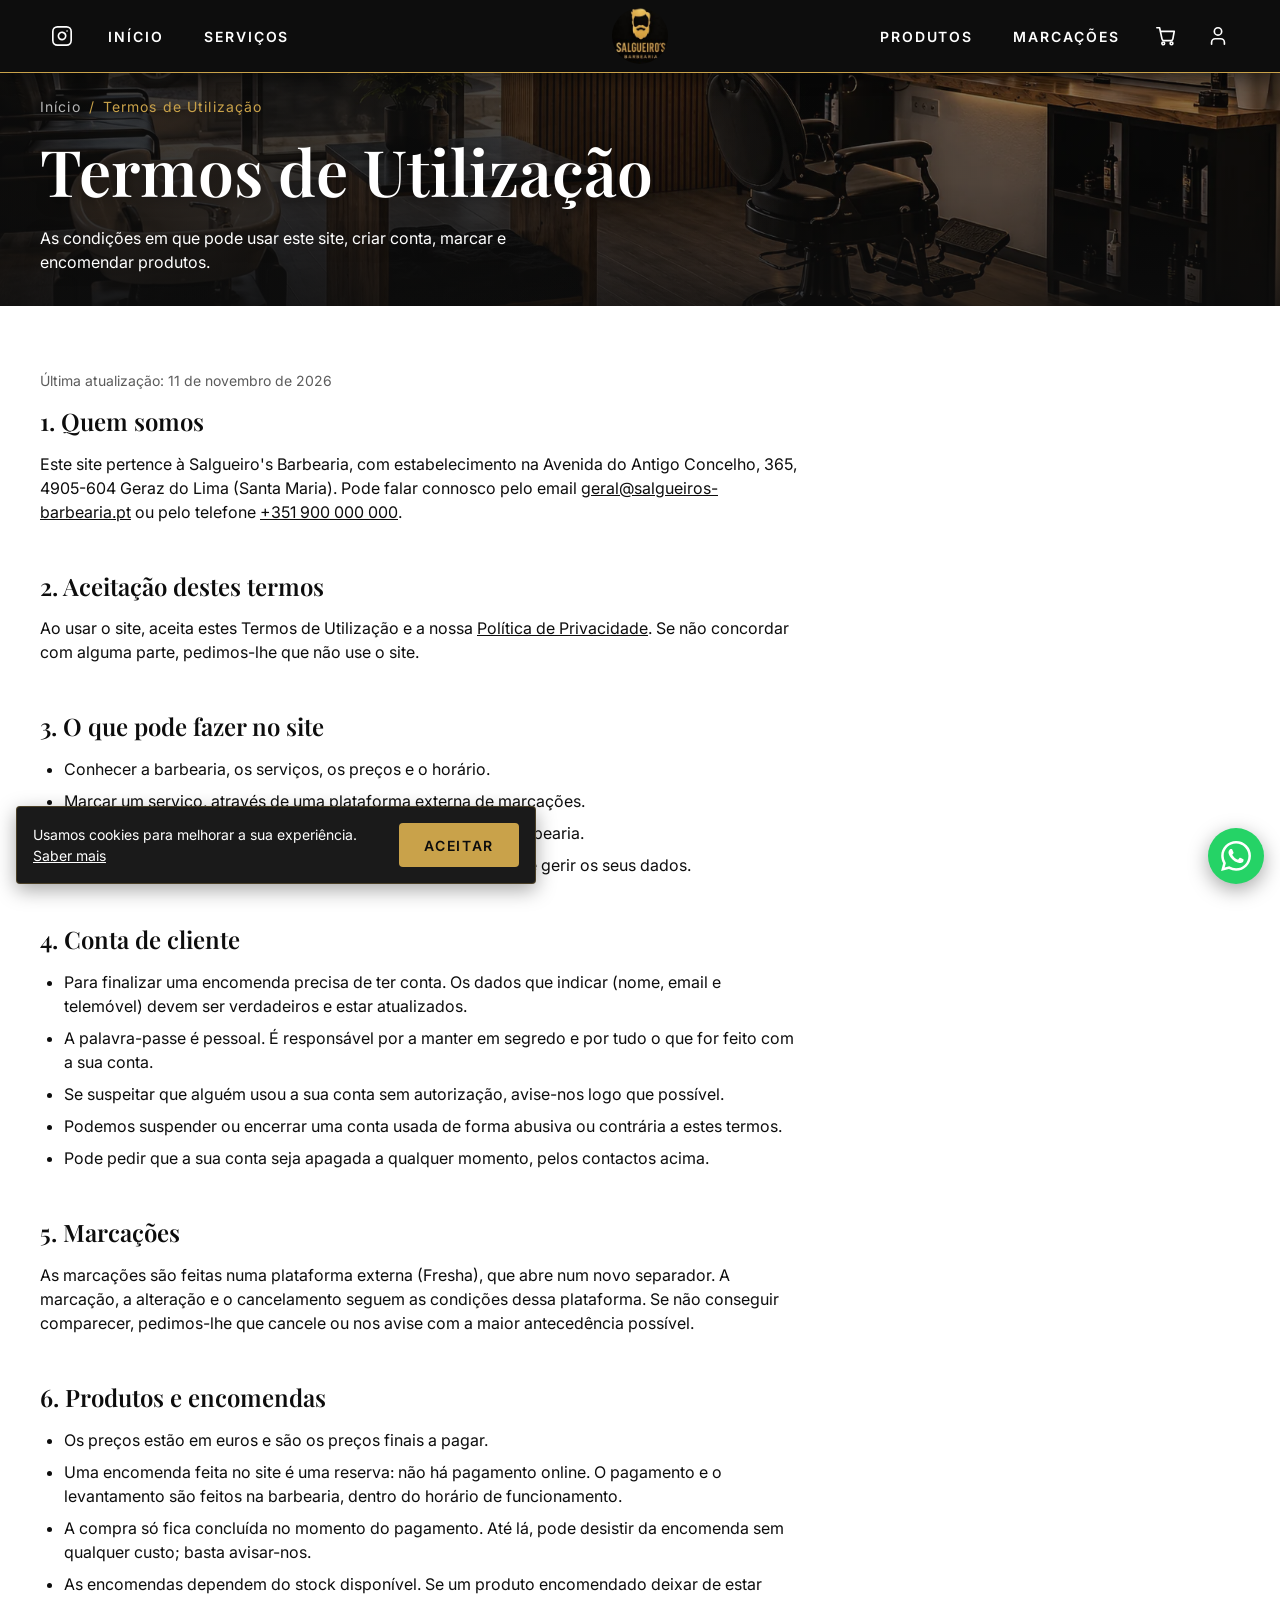
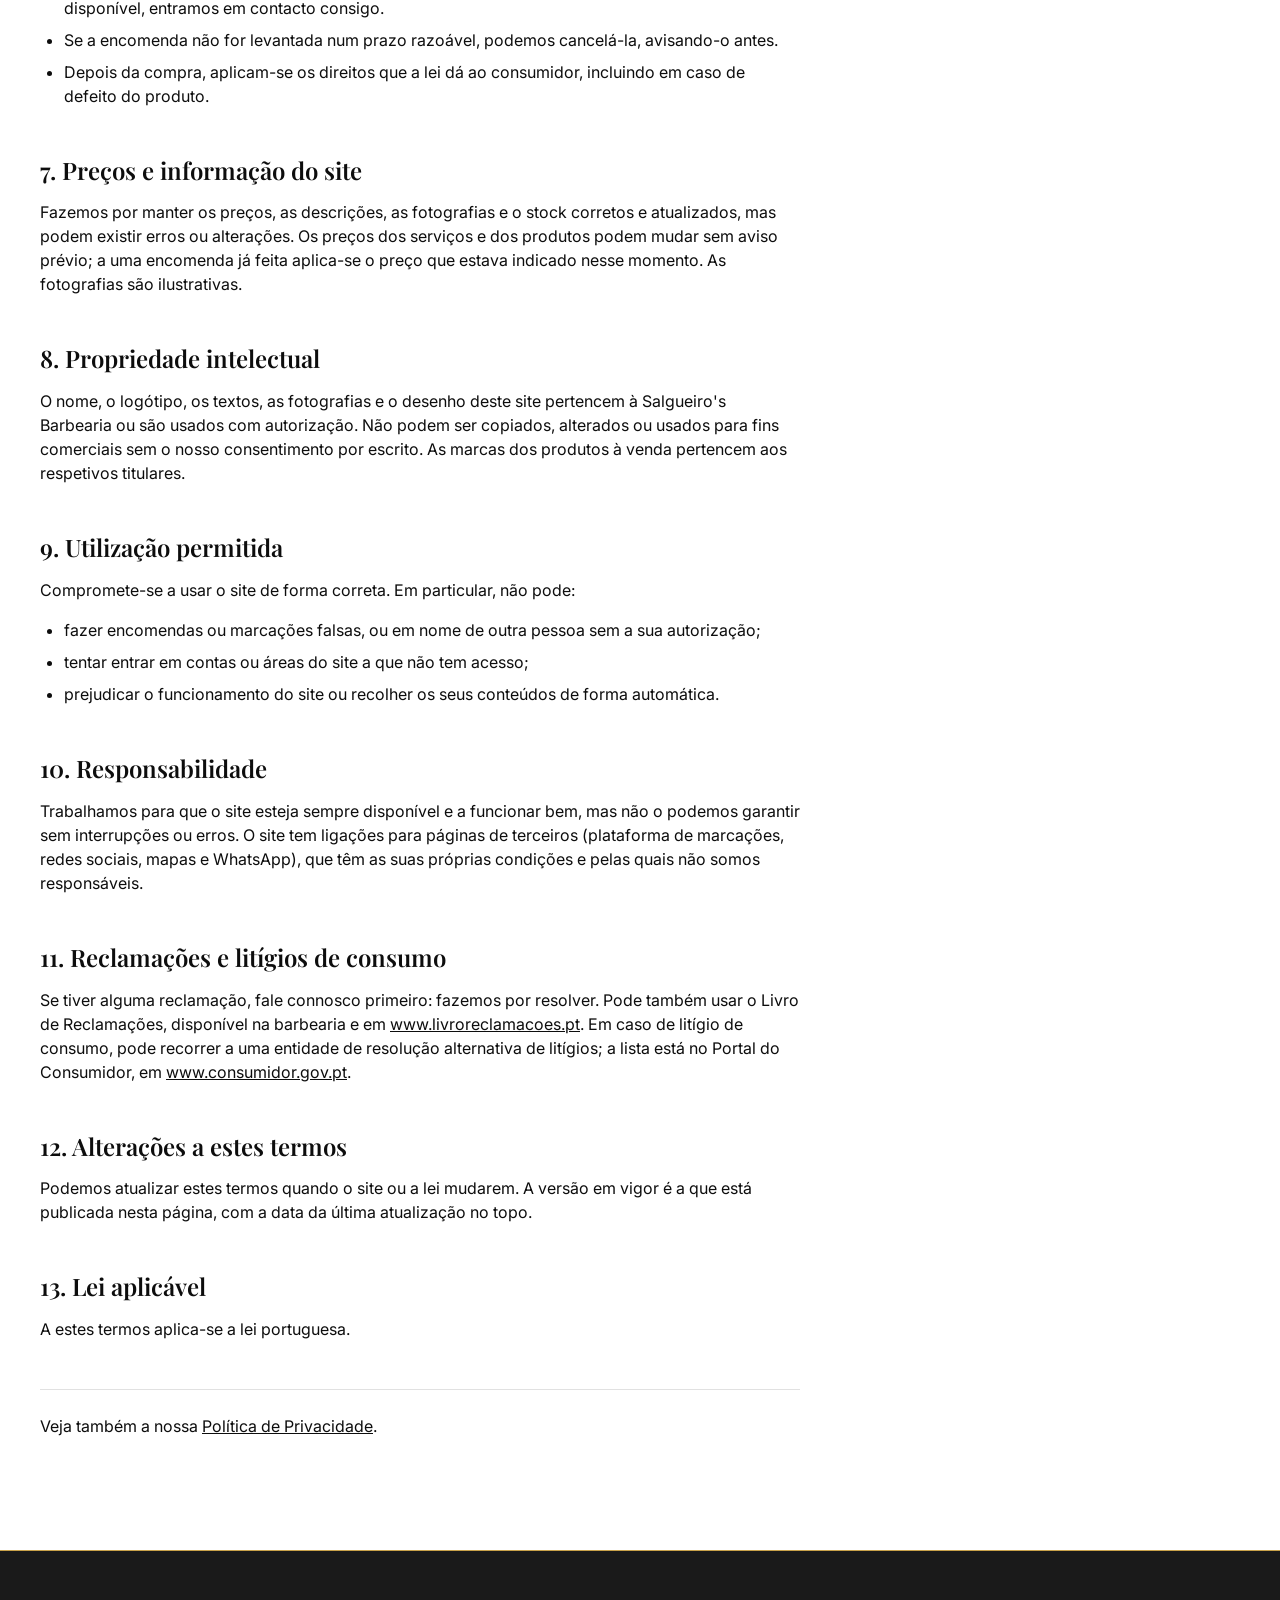
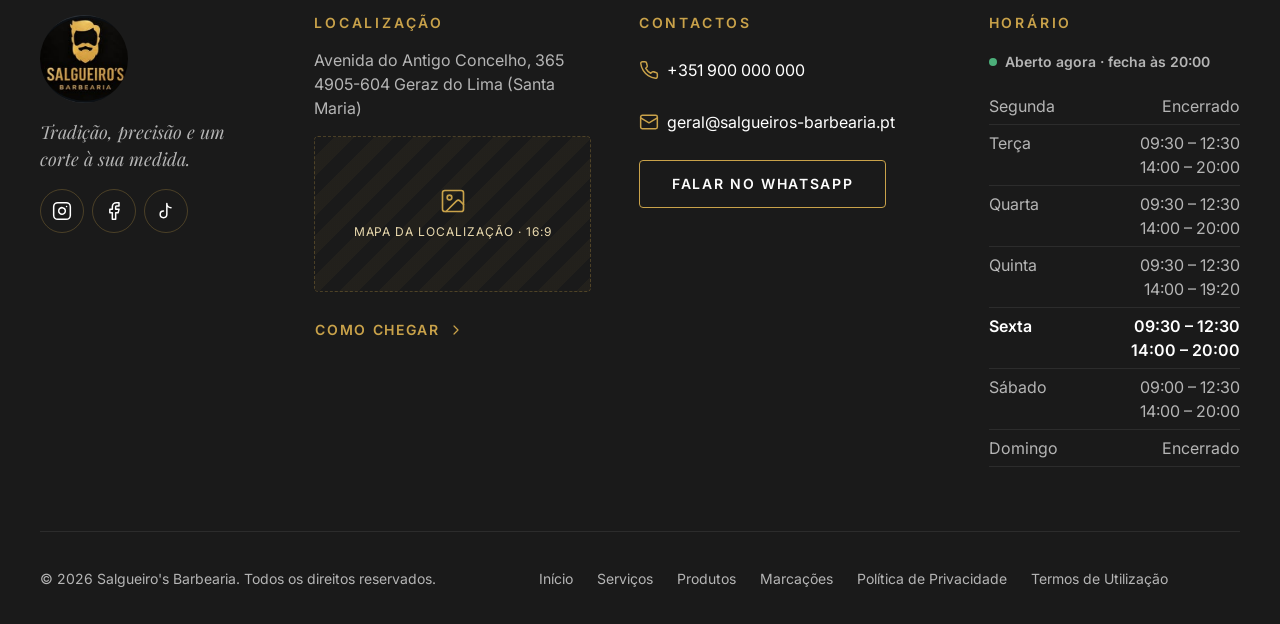
<file: termos.html>
<!DOCTYPE html>
<html lang="pt-PT">
<head>
  <meta charset="UTF-8">
  <meta name="viewport" content="width=device-width, initial-scale=1">
  <title>Termos de Utilização · Salgueiro's Barbearia</title>
  <meta name="description" content="Condições de utilização do site da Salgueiro's Barbearia: conta de cliente, marcações, produtos e encomendas.">
  <meta name="theme-color" content="#0d0d0d">
  <link rel="icon" href="assets/images/logo/logo-salgueiros.png">
  <link rel="preconnect" href="https://fonts.googleapis.com">
  <link rel="preconnect" href="https://fonts.gstatic.com" crossorigin>
  <link href="https://fonts.googleapis.com/css2?family=Inter:wght@400;600;700&family=Playfair+Display:ital,wght@0,600;0,700;1,500&display=swap" rel="stylesheet">
  <link rel="stylesheet" href="css/base.css">
  <link rel="stylesheet" href="css/components.css">
  <link rel="stylesheet" href="css/layout.css">
  <link rel="stylesheet" href="css/pages/legal.css">
  <script src="js/dados.js" defer></script>
  <script src="js/main.js" defer></script>
  <script src="js/loja.js" defer></script>
</head>
<body data-pagina="termos">

  <!-- Navbar, menu mobile e rodapé são montados por js/main.js -->

  <main>

    <!-- ===== CABEÇALHO DA PÁGINA ===== -->
    <!-- A fotografia é a do hero da home (IMAGENS.hero), com o enquadramento da página de Serviços -->
    <section class="pagina-cabecalho pagina-hero pagina-hero--servicos">
      <div class="pagina-hero__fundo media" data-imagem="hero" data-alt="" data-label="Fotografia da barbearia · 16:9"></div>
      <div class="container">
        <nav aria-label="Caminho">
          <ol class="migalhas">
            <li><a href="index.html">Início</a></li>
            <li aria-current="page">Termos de Utilização</li>
          </ol>
        </nav>
        <h1 class="pagina-cabecalho__titulo">Termos de Utilização</h1>
        <p class="pagina-cabecalho__texto">As condições em que pode usar este site, criar conta, marcar e encomendar produtos.</p>
      </div>
    </section>

    <!-- ===== TEXTO ===== -->
    <section class="legal">
      <div class="container">
        <div class="legal__texto">
          <p class="legal__data">Última atualização: 11 de novembro de 2026</p>

          <h2>1. Quem somos</h2>
          <p>Este site pertence à Salgueiro's Barbearia, com estabelecimento na Avenida do Antigo Concelho, 365, 4905-604 Geraz do Lima (Santa Maria). Pode falar connosco pelo email <a href="mailto:geral@salgueiros-barbearia.pt">geral@salgueiros-barbearia.pt</a> ou pelo telefone <a href="tel:+351900000000">+351 900 000 000</a>.</p>

          <h2>2. Aceitação destes termos</h2>
          <p>Ao usar o site, aceita estes Termos de Utilização e a nossa <a href="privacidade.html">Política de Privacidade</a>. Se não concordar com alguma parte, pedimos-lhe que não use o site.</p>

          <h2>3. O que pode fazer no site</h2>
          <ul>
            <li>Conhecer a barbearia, os serviços, os preços e o horário.</li>
            <li>Marcar um serviço, através de uma plataforma externa de marcações.</li>
            <li>Ver os produtos à venda e encomendá-los para levantar na barbearia.</li>
            <li>Criar uma conta de cliente para acompanhar as suas compras e gerir os seus dados.</li>
          </ul>

          <h2>4. Conta de cliente</h2>
          <ul>
            <li>Para finalizar uma encomenda precisa de ter conta. Os dados que indicar (nome, email e telemóvel) devem ser verdadeiros e estar atualizados.</li>
            <li>A palavra-passe é pessoal. É responsável por a manter em segredo e por tudo o que for feito com a sua conta.</li>
            <li>Se suspeitar que alguém usou a sua conta sem autorização, avise-nos logo que possível.</li>
            <li>Podemos suspender ou encerrar uma conta usada de forma abusiva ou contrária a estes termos.</li>
            <li>Pode pedir que a sua conta seja apagada a qualquer momento, pelos contactos acima.</li>
          </ul>

          <h2>5. Marcações</h2>
          <p>As marcações são feitas numa plataforma externa (Fresha), que abre num novo separador. A marcação, a alteração e o cancelamento seguem as condições dessa plataforma. Se não conseguir comparecer, pedimos-lhe que cancele ou nos avise com a maior antecedência possível.</p>

          <h2>6. Produtos e encomendas</h2>
          <ul>
            <li>Os preços estão em euros e são os preços finais a pagar.</li>
            <li>Uma encomenda feita no site é uma reserva: não há pagamento online. O pagamento e o levantamento são feitos na barbearia, dentro do horário de funcionamento.</li>
            <li>A compra só fica concluída no momento do pagamento. Até lá, pode desistir da encomenda sem qualquer custo; basta avisar-nos.</li>
            <li>As encomendas dependem do stock disponível. Se um produto encomendado deixar de estar disponível, entramos em contacto consigo.</li>
            <li>Se a encomenda não for levantada num prazo razoável, podemos cancelá-la, avisando-o antes.</li>
            <li>Depois da compra, aplicam-se os direitos que a lei dá ao consumidor, incluindo em caso de defeito do produto.</li>
          </ul>

          <h2>7. Preços e informação do site</h2>
          <p>Fazemos por manter os preços, as descrições, as fotografias e o stock corretos e atualizados, mas podem existir erros ou alterações. Os preços dos serviços e dos produtos podem mudar sem aviso prévio; a uma encomenda já feita aplica-se o preço que estava indicado nesse momento. As fotografias são ilustrativas.</p>

          <h2>8. Propriedade intelectual</h2>
          <p>O nome, o logótipo, os textos, as fotografias e o desenho deste site pertencem à Salgueiro's Barbearia ou são usados com autorização. Não podem ser copiados, alterados ou usados para fins comerciais sem o nosso consentimento por escrito. As marcas dos produtos à venda pertencem aos respetivos titulares.</p>

          <h2>9. Utilização permitida</h2>
          <p>Compromete-se a usar o site de forma correta. Em particular, não pode:</p>
          <ul>
            <li>fazer encomendas ou marcações falsas, ou em nome de outra pessoa sem a sua autorização;</li>
            <li>tentar entrar em contas ou áreas do site a que não tem acesso;</li>
            <li>prejudicar o funcionamento do site ou recolher os seus conteúdos de forma automática.</li>
          </ul>

          <h2>10. Responsabilidade</h2>
          <p>Trabalhamos para que o site esteja sempre disponível e a funcionar bem, mas não o podemos garantir sem interrupções ou erros. O site tem ligações para páginas de terceiros (plataforma de marcações, redes sociais, mapas e WhatsApp), que têm as suas próprias condições e pelas quais não somos responsáveis.</p>

          <h2>11. Reclamações e litígios de consumo</h2>
          <p>Se tiver alguma reclamação, fale connosco primeiro: fazemos por resolver. Pode também usar o Livro de Reclamações, disponível na barbearia e em <a href="https://www.livroreclamacoes.pt" target="_blank" rel="noopener noreferrer">www.livroreclamacoes.pt</a>. Em caso de litígio de consumo, pode recorrer a uma entidade de resolução alternativa de litígios; a lista está no Portal do Consumidor, em <a href="https://www.consumidor.gov.pt" target="_blank" rel="noopener noreferrer">www.consumidor.gov.pt</a>.</p>

          <h2>12. Alterações a estes termos</h2>
          <p>Podemos atualizar estes termos quando o site ou a lei mudarem. A versão em vigor é a que está publicada nesta página, com a data da última atualização no topo.</p>

          <h2>13. Lei aplicável</h2>
          <p>A estes termos aplica-se a lei portuguesa.</p>

          <p class="legal__outra">Veja também a nossa <a href="privacidade.html">Política de Privacidade</a>.</p>
        </div>
      </div>
    </section>

  </main>

</body>
</html>
</file>
<file: css/base.css>
/* ===== TOKENS ===== */
:root {
  --color-black: #0d0d0d;
  --color-black-soft: #1a1a1a;
  --color-gold: #c9a24a;
  --color-gold-hover: #b8913a;
  --color-gold-soft: #e9d9ae;
  --color-white: #ffffff;
  --color-gray: #5c5c5c;
  --color-gray-light: #b5b5b5;
  --color-line-dark: rgba(201, 162, 74, 0.28);
  --color-line-light: rgba(13, 13, 13, 0.12);
  --color-danger: #b42318;
  --color-success: #2e7d4f;
  --color-whatsapp: #25d366;
  --color-whatsapp-hover: #1ebe5a;

  --font-titulo: "Playfair Display", Georgia, serif;
  --font-texto: "Inter", system-ui, -apple-system, "Segoe UI", sans-serif;

  --fs-14: 0.875rem;
  --fs-16: 1rem;
  --fs-18: 1.125rem;
  --fs-24: 1.5rem;
  --fs-32: 2rem;
  --fs-48: 3rem;
  --fs-64: 4rem;

  --esp-8: 8px;
  --esp-16: 16px;
  --esp-24: 24px;
  --esp-32: 32px;
  --esp-48: 48px;
  --esp-64: 64px;
  --esp-96: 96px;

  --largura-max: 1200px;
  --navbar-altura: 72px;
  --raio: 4px;
  --sombra: 0 8px 24px rgba(13, 13, 13, 0.1);
  --transicao: 200ms ease;
}

/* ===== RESET ===== */
*,
*::before,
*::after {
  box-sizing: border-box;
}

html {
  scroll-behavior: smooth;
  scroll-padding-top: var(--navbar-altura);
  -webkit-text-size-adjust: 100%;
}

body {
  margin: 0;
  font-family: var(--font-texto);
  font-size: var(--fs-16);
  line-height: 1.5;
  color: var(--color-black);
  background: var(--color-white);
  overflow-x: hidden;
}

h1,
h2,
h3,
p,
ul,
ol,
figure {
  margin: 0;
}

ul,
ol {
  padding: 0;
  list-style: none;
}

h1,
h2,
h3 {
  font-family: var(--font-titulo);
  font-weight: 600;
  line-height: 1.2;
}

img,
svg {
  display: block;
  max-width: 100%;
}

a {
  color: inherit;
  text-decoration: none;
}

button {
  font: inherit;
  color: inherit;
  background: none;
  border: 0;
  padding: 0;
  cursor: pointer;
}

address {
  font-style: normal;
}

[hidden] {
  display: none !important; /* o atributo hidden tem de ganhar a qualquer display definido numa classe */
}

:focus-visible {
  outline: 2px solid var(--color-gold);
  outline-offset: 3px;
}

/* ===== UTILITÁRIOS ===== */
.container {
  width: 100%;
  max-width: calc(var(--largura-max) + 2 * var(--esp-16));
  margin-inline: auto;
  padding-inline: var(--esp-16);
}

.sr-only {
  position: absolute;
  width: 1px;
  height: 1px;
  overflow: hidden;
  clip-path: inset(50%);
  white-space: nowrap;
}

.sprite {
  position: absolute;
  width: 0;
  height: 0;
}

.icone {
  flex: none;
  width: 20px;
  height: 20px;
  fill: none;
  stroke: currentColor;
  stroke-width: 1.8;
  stroke-linecap: round;
  stroke-linejoin: round;
}

/* ===== SECÇÕES ===== */
.secao {
  padding-block: var(--esp-48);
}

.secao--preta {
  color: var(--color-white);
  background: var(--color-black);
}

.secao__cabecalho {
  max-width: 640px;
  margin: 0 auto var(--esp-48);
  text-align: center;
}

.secao__sobretitulo {
  display: inline-flex;
  align-items: center;
  gap: var(--esp-16);
  margin-bottom: var(--esp-16);
  font-size: var(--fs-14);
  font-weight: 600;
  letter-spacing: 0.24em;
  text-transform: uppercase;
  color: var(--color-gray);
}

.secao__sobretitulo::before,
.secao__sobretitulo::after {
  content: "";
  width: 32px;
  height: 1px;
  background: var(--color-gold);
}

.secao--preta .secao__sobretitulo {
  color: var(--color-gold);
}

.secao__titulo {
  font-size: var(--fs-32);
}

.secao__texto {
  margin-top: var(--esp-16);
  color: var(--color-gray);
}

.secao--preta .secao__texto {
  color: var(--color-gray-light);
}

.secao__acao {
  margin-top: var(--esp-48);
  text-align: center;
}

/* ===== ANIMAÇÃO DE ENTRADA ===== */
.revelar {
  opacity: 0;
  transform: translateY(24px);
  transition: opacity 600ms ease, transform 600ms ease;
}

.revelar--visivel {
  opacity: 1;
  transform: none;
}

@media (min-width: 768px) {
  .secao {
    padding-block: var(--esp-96);
  }

  .secao__titulo {
    font-size: var(--fs-48);
  }
}

@media (prefers-reduced-motion: reduce) {
  html {
    scroll-behavior: auto;
  }

  *,
  *::before,
  *::after {
    animation-duration: 0.01ms !important; /* preferência do utilizador prevalece sobre qualquer animação */
    transition-duration: 0.01ms !important;
  }
}
</file>
<file: css/components.css>
/* ===== BOTÕES ===== */
.btn {
  display: inline-flex;
  align-items: center;
  justify-content: center;
  gap: var(--esp-8);
  min-height: 48px;
  padding: 0 var(--esp-32);
  border: 1px solid transparent;
  border-radius: var(--raio);
  font-size: var(--fs-14);
  font-weight: 600;
  letter-spacing: 0.12em;
  text-transform: uppercase;
  white-space: nowrap;
  transition: background-color var(--transicao), color var(--transicao), border-color var(--transicao), transform var(--transicao);
}

.btn:active {
  transform: translateY(1px);
}

.btn--primario {
  color: var(--color-black);
  background: var(--color-gold);
}

.btn--primario:hover {
  background: var(--color-gold-hover);
}

/* Contorno dourado, para fundos pretos */
.btn--secundario {
  color: var(--color-white);
  border-color: var(--color-gold);
}

.btn--secundario:hover {
  color: var(--color-black);
  background: var(--color-gold);
}

/* Contorno preto, para fundos brancos */
.btn--contorno {
  color: var(--color-black);
  border-color: var(--color-black);
}

.btn--contorno:hover {
  color: var(--color-white);
  background: var(--color-black);
}

.btn--texto {
  min-height: 44px;
  padding: 0;
  color: var(--color-gold);
}

.btn--texto .icone {
  width: 16px;
  height: 16px;
  transition: transform var(--transicao);
}

.btn--texto:hover .icone {
  transform: translateX(4px);
}

/* ===== ESPAÇOS DE FOTOGRAFIA ===== */
/* Cada espaço tem o rácio fixo; a fotografia preenche-o sem deformar. */
.media {
  position: relative;
  display: block;
  overflow: hidden;
  background: var(--color-black-soft);
  border-radius: var(--raio);
}

.media--1x1 {
  aspect-ratio: 1 / 1;
}

.media--4x3 {
  aspect-ratio: 4 / 3;
}

.media--3x4 {
  aspect-ratio: 3 / 4;
}

.media--4x5 {
  aspect-ratio: 4 / 5;
}

.media--16x9 {
  aspect-ratio: 16 / 9;
}

.media img {
  width: 100%;
  height: 100%;
  object-fit: cover;
}

.media__vazio {
  position: absolute;
  inset: 0;
  display: flex;
  flex-direction: column;
  align-items: center;
  justify-content: center;
  gap: var(--esp-8);
  padding: var(--esp-16);
  border: 1px dashed var(--color-line-dark);
  border-radius: inherit;
  font-size: 0.75rem;
  letter-spacing: 0.08em;
  text-align: center;
  text-transform: uppercase;
  color: var(--color-gold-soft);
  background: repeating-linear-gradient(135deg, transparent 0 14px, rgba(201, 162, 74, 0.05) 14px 28px);
}

.media__vazio .icone {
  width: 28px;
  height: 28px;
  stroke-width: 1.4;
  color: var(--color-gold);
}

/* ===== BADGES E ETIQUETAS ===== */
.badge {
  display: inline-block;
  padding: 6px 12px;
  border-radius: var(--raio);
  font-size: 0.75rem;
  font-weight: 700;
  letter-spacing: 0.14em;
  text-transform: uppercase;
  color: var(--color-black);
  background: var(--color-gold);
}

.badge--escuro {
  color: var(--color-white);
  background: var(--color-black);
}

.etiquetas {
  display: flex;
  flex-wrap: wrap;
  gap: var(--esp-8);
}

.etiquetas li {
  padding: 6px 14px;
  border: 1px solid var(--color-line-light);
  border-radius: 999px;
  font-size: var(--fs-14);
}

/* ===== CORTE DE ASSINATURA ===== */
.assinatura {
  display: grid;
  overflow: hidden;
  margin-bottom: var(--esp-24);
  border: 1px solid var(--color-gold);
  border-radius: var(--raio);
  background: var(--color-black-soft);
}

.assinatura__media {
  border-radius: 0;
}

.assinatura__corpo {
  display: flex;
  flex-direction: column;
  align-items: flex-start;
  gap: var(--esp-16);
  padding: var(--esp-32) var(--esp-24);
}

.assinatura__nome {
  font-size: var(--fs-32);
  color: var(--color-gold);
}

.assinatura__descricao {
  font-size: var(--fs-18);
  color: var(--color-gray-light);
}

.assinatura__inclui {
  display: grid;
  gap: var(--esp-8);
}

.assinatura__inclui li {
  display: flex;
  align-items: center;
  gap: var(--esp-8);
}

.assinatura__inclui .icone {
  width: 18px;
  height: 18px;
  color: var(--color-gold);
}

.assinatura__meta {
  font-size: var(--fs-18);
  color: var(--color-gray-light);
}

.assinatura__meta strong {
  font-family: var(--font-titulo);
  font-size: var(--fs-32);
  color: var(--color-white);
}

/* ===== CARTÃO DE SERVIÇO ===== */
.servico-card {
  display: flex;
  flex-direction: column;
  gap: var(--esp-8);
  padding: var(--esp-24);
  border: 1px solid var(--color-line-dark);
  border-radius: var(--raio);
  background: var(--color-black-soft);
  transition: border-color var(--transicao), transform var(--transicao);
}

.servico-card:hover {
  border-color: var(--color-gold);
  transform: translateY(-4px);
}

/* Fotografia opcional, encostada ao topo e aos lados do cartão */
.servico-card__media {
  margin: calc(var(--esp-24) * -1) calc(var(--esp-24) * -1) var(--esp-8);
  border-radius: var(--raio) var(--raio) 0 0;
}

.servico-card__nome {
  font-size: var(--fs-24);
}

.servico-card__descricao {
  flex: 1;
  color: var(--color-gray-light);
}

.servico-card__rodape {
  display: flex;
  align-items: center;
  justify-content: space-between;
  gap: var(--esp-16);
  margin-top: var(--esp-8);
  padding-top: var(--esp-8);
  border-top: 1px solid var(--color-line-dark);
}

.servico-card__meta {
  font-size: var(--fs-14);
  color: var(--color-gray-light);
}

.servico-card__meta strong {
  font-size: var(--fs-18);
  color: var(--color-white);
}

/* ===== ABRIR O DETALHE DO SERVIÇO ===== */
/* O nome do serviço é um botão cuja área clicável se estende ao cartão inteiro (ver servicos.js). */
.assinatura,
.servico-card {
  position: relative;
}

.servico-abrir {
  text-align: left;
}

.servico-abrir::after {
  content: "";
  position: absolute;
  inset: 0;
}

/* Os botões "Marcar" ficam por cima dessa área, para continuarem a levar às marcações */
.assinatura .btn,
.servico-card .btn {
  position: relative;
  z-index: 1;
}

.servico-detalhe__duracao {
  font-size: var(--fs-18);
  font-weight: 400;
  color: var(--color-gray);
}

/* ===== CARTÃO DE PRODUTO ===== */
.produto-card {
  position: relative;
  overflow: hidden;
  height: 100%;
  border: 1px solid var(--color-line-light);
  border-radius: var(--raio);
  background: var(--color-white);
  transition: box-shadow var(--transicao), transform var(--transicao);
}

.produto-card:hover {
  box-shadow: var(--sombra);
  transform: translateY(-4px);
}

.produto-card .media {
  border-radius: 0;
}

.produto-card__estado {
  position: absolute;
  top: var(--esp-16);
  left: var(--esp-16);
}

.produto-card--esgotado .media__vazio,
.produto-card--esgotado img {
  opacity: 0.5;
}

.produto-card__corpo {
  padding: var(--esp-16) var(--esp-24) var(--esp-24);
}

.produto-card__marca {
  font-size: 0.75rem;
  letter-spacing: 0.14em;
  text-transform: uppercase;
  color: var(--color-gray);
}

.produto-card__nome {
  margin-block: 4px var(--esp-8);
  font-size: var(--fs-24);
}

/* O nome abre o detalhe do produto; a área clicável estende-se ao cartão inteiro */
.produto-card__abrir {
  text-align: left;
}

.produto-card__abrir::after {
  content: "";
  position: absolute;
  inset: 0;
}

.produto-card__preco {
  font-size: var(--fs-18);
  font-weight: 600;
}

.produto-card__stock {
  display: flex;
  align-items: center;
  gap: 6px;
  margin-top: var(--esp-8);
  font-size: var(--fs-14);
  color: var(--color-gray);
}

.produto-card__stock::before {
  content: "";
  width: 6px;
  height: 6px;
  border-radius: 50%;
  background: var(--color-gold);
}

/* ===== CAMPOS DE FORMULÁRIO ===== */
.campo {
  position: relative;
  display: flex;
  align-items: center;
  gap: var(--esp-8);
}

.campo__rotulo {
  font-size: var(--fs-14);
  font-weight: 600;
  white-space: nowrap;
  color: var(--color-gray);
}

.campo__controlo {
  width: 100%;
  min-height: 48px;
  padding: 0 var(--esp-16);
  border: 1px solid var(--color-line-light);
  border-radius: var(--raio);
  font: inherit;
  color: var(--color-black);
  background: var(--color-white);
  transition: border-color var(--transicao), box-shadow var(--transicao);
}

.campo__controlo:hover {
  border-color: var(--color-gray);
}

.campo__controlo:focus-visible {
  outline: none;
  border-color: var(--color-black);
  box-shadow: 0 0 0 3px var(--color-gold-soft);
}

.campo--pesquisa .icone {
  position: absolute;
  left: var(--esp-16);
  color: var(--color-gray);
  pointer-events: none;
}

.campo--pesquisa .campo__controlo {
  padding-left: 48px;
}

/* Campo com o rótulo por cima (formulários) */
.campo--bloco {
  display: grid;
  gap: var(--esp-8);
}

.campo--bloco .campo__rotulo {
  color: var(--color-black);
}

.campo__grupo {
  position: relative;
}

.campo__grupo .campo__controlo {
  padding-right: 96px;
}

.campo__alternar {
  position: absolute;
  top: 2px;
  right: 2px;
  min-height: 44px;
  padding-inline: var(--esp-16);
  font-size: var(--fs-14);
  font-weight: 600;
  text-decoration: underline;
}

.campo__controlo[aria-invalid="true"] {
  border-color: var(--color-danger);
}

/* Caixa de seleção com texto ao lado */
.caixa {
  display: flex;
  align-items: flex-start;
  gap: var(--esp-8);
  font-size: var(--fs-14);
  cursor: pointer;
}

.caixa a {
  text-decoration: underline;
}

.campo__caixa {
  flex: none;
  width: 20px;
  height: 20px;
  margin: 0;
  accent-color: var(--color-gold);
}

.campo__ajuda {
  font-size: var(--fs-14);
  color: var(--color-gray);
}

.campo__erro {
  font-size: var(--fs-14);
  color: var(--color-danger);
}

.campo__ajuda:empty,
.campo__erro:empty {
  display: none;
}

/* ===== AVATAR E MENU DA CONTA ===== */
.avatar {
  display: grid;
  place-items: center;
  width: 36px;
  height: 36px;
  border: 1px solid var(--color-gold);
  border-radius: 50%;
  font-size: 0.75rem;
  font-weight: 700;
  letter-spacing: 0.06em;
  color: var(--color-gold);
  background: var(--color-black-soft);
}

.avatar--grande {
  width: 88px;
  height: 88px;
  font-family: var(--font-titulo);
  font-size: var(--fs-32);
  font-weight: 600;
}

.conta-menu {
  position: relative;
}

.conta-menu__botao {
  display: grid;
  place-items: center;
  width: 44px;
  height: 44px;
  border-radius: 50%;
}

.conta-menu__botao .avatar {
  transition: background-color var(--transicao), color var(--transicao);
}

.conta-menu__botao:hover .avatar,
.conta-menu__botao[aria-expanded="true"] .avatar {
  color: var(--color-black);
  background: var(--color-gold);
}

.conta-menu__lista {
  position: absolute;
  top: calc(100% + var(--esp-8));
  right: 0;
  min-width: 220px;
  padding: var(--esp-8);
  border: 1px solid var(--color-gold);
  border-radius: var(--raio);
  color: var(--color-white);
  background: var(--color-black);
  box-shadow: 0 8px 24px rgba(0, 0, 0, 0.5);
  animation: entrar 160ms ease;
}

.conta-menu__lista a,
.conta-menu__lista button {
  display: flex;
  align-items: center;
  gap: var(--esp-16);
  width: 100%;
  min-height: 44px;
  padding-inline: var(--esp-16);
  border-radius: var(--raio);
  font-size: var(--fs-14);
  font-weight: 600;
  text-align: left;
  transition: background-color var(--transicao), color var(--transicao);
}

.conta-menu__lista a:hover,
.conta-menu__lista button:hover {
  color: var(--color-gold);
  background: var(--color-black-soft);
}

/* ===== AVISO TEMPORÁRIO ===== */
.aviso {
  position: fixed;
  top: calc(var(--navbar-altura) + var(--esp-16));
  left: 50%;
  z-index: 60;
  width: max-content;
  max-width: calc(100% - 2 * var(--esp-16));
  padding: var(--esp-16) var(--esp-24);
  border: 1px solid var(--color-gold);
  border-radius: var(--raio);
  font-size: var(--fs-14);
  font-weight: 600;
  color: var(--color-white);
  background: var(--color-black);
  box-shadow: 0 8px 24px rgba(0, 0, 0, 0.35);
  opacity: 0;
  visibility: hidden;
  transform: translate(-50%, -12px);
  transition: opacity var(--transicao), transform var(--transicao), visibility var(--transicao);
}

.aviso--visivel {
  opacity: 1;
  visibility: visible;
  transform: translate(-50%, 0);
}

/* ===== CHIPS DE FILTRO ===== */
.chips {
  display: flex;
  flex-wrap: wrap;
  gap: var(--esp-8);
}

.chip {
  min-height: 44px;
  padding: 0 var(--esp-24);
  border: 1px solid var(--color-line-light);
  border-radius: 999px;
  font-size: var(--fs-14);
  font-weight: 600;
  transition: background-color var(--transicao), color var(--transicao), border-color var(--transicao);
}

.chip:hover {
  border-color: var(--color-black);
}

.chip[aria-pressed="true"] {
  border-color: var(--color-black);
  color: var(--color-white);
  background: var(--color-black);
}

/* Opção sem stock (ex.: um tamanho esgotado) */
.chip:disabled {
  border-color: var(--color-line-light);
  text-decoration: line-through;
  color: var(--color-gray);
  opacity: 0.5;
  cursor: default;
}

/* ===== CARROSSEL ===== */
.carrossel__pista {
  display: flex;
  gap: var(--esp-24);
  overflow-x: auto;
  padding-block: var(--esp-8) var(--esp-24);
  scroll-snap-type: x mandatory;
  scrollbar-width: none;
}

.carrossel__pista::-webkit-scrollbar {
  display: none;
}

.carrossel__item {
  flex: 0 0 100%;
  scroll-snap-align: start;
}

.carrossel__controlos {
  display: flex;
  align-items: center;
  justify-content: center;
  gap: var(--esp-24);
  margin-top: var(--esp-8);
}

.carrossel__seta {
  display: grid;
  place-items: center;
  width: 48px;
  height: 48px;
  border: 1px solid var(--color-black);
  border-radius: 50%;
  transition: background-color var(--transicao), color var(--transicao), opacity var(--transicao);
}

.carrossel__seta:hover:not(:disabled) {
  color: var(--color-white);
  background: var(--color-black);
}

.carrossel__seta:disabled {
  opacity: 0.3;
  cursor: default;
}

.carrossel__pontos {
  display: flex;
  gap: 4px;
}

/* Área de toque de 24 px com o ponto visível mais pequeno ao centro */
.carrossel__ponto {
  display: grid;
  place-items: center;
  width: 24px;
  height: 24px;
}

.carrossel__ponto::before {
  content: "";
  width: 8px;
  height: 8px;
  border-radius: 50%;
  background: var(--color-line-light);
  transition: background-color var(--transicao), transform var(--transicao);
}

.carrossel__ponto--ativo::before {
  background: var(--color-gold);
  transform: scale(1.4);
}

/* ===== GALERIA ===== */
/* Faixas de fotografias que deslizam sem parar; param quando o rato passa por cima. */
.galeria__faixas {
  --galeria-largura: 9.5rem;
  --galeria-espaco: var(--esp-8);
  max-width: 120rem;
  margin-inline: auto;
  -webkit-mask-image: linear-gradient(90deg, transparent, #000 6%, #000 94%, transparent);
  mask-image: linear-gradient(90deg, transparent, #000 6%, #000 94%, transparent);
}

/* O espaço vertical deixa a fotografia em destaque crescer sem ser cortada */
.galeria__faixa {
  padding-block: calc(var(--galeria-espaco) / 2 + 2px);
  overflow: hidden;
}

.galeria__pista {
  display: flex;
  width: max-content;
  animation: galeria-deslizar 60s linear infinite; /* a duração certa vem de galeria.js */
}

.galeria__faixa:nth-child(2) .galeria__pista {
  animation-direction: reverse;
}

.galeria__faixas:hover .galeria__pista,
.galeria__faixas:focus-within .galeria__pista {
  animation-play-state: paused;
}

@keyframes galeria-deslizar {
  to {
    transform: translateX(-50%);
  }
}

/* Margem em vez de gap: as duas metades da pista ficam exatamente iguais */
.galeria__celula {
  flex: none;
  width: var(--galeria-largura);
  margin-right: var(--galeria-espaco);
}

.galeria__item {
  position: relative;
  display: block;
  width: 100%;
  overflow: hidden;
  border-radius: var(--raio);
  outline: 2px solid transparent;
  outline-offset: -2px;
  transition: transform 300ms ease, opacity 300ms ease, outline-color 300ms ease, box-shadow 300ms ease;
}

.galeria__legenda {
  position: absolute;
  inset: auto 0 0;
  padding: var(--esp-32) var(--esp-16) var(--esp-16);
  font-size: var(--fs-14);
  font-weight: 600;
  letter-spacing: 0.08em;
  text-align: left;
  text-transform: uppercase;
  color: var(--color-white);
  background: linear-gradient(transparent, rgba(13, 13, 13, 0.85));
  opacity: 0;
  transition: opacity 300ms ease;
}

.galeria__item:focus-visible {
  position: relative;
  z-index: 1;
  outline-color: var(--color-gold);
}

.galeria__item:focus-visible .galeria__legenda {
  opacity: 1;
}

/* Destaque só com rato: no toque, o :hover ficava preso depois de tocar */
@media (hover: hover) {
  .galeria__faixas:hover .galeria__item {
    opacity: 0.4;
  }

  .galeria__faixas .galeria__item:hover {
    z-index: 1;
    opacity: 1;
    outline-color: var(--color-gold);
    box-shadow: 0 12px 32px rgba(0, 0, 0, 0.6);
    transform: scale(1.06);
  }

  .galeria__item:hover .galeria__legenda {
    opacity: 1;
  }
}

@media (min-width: 768px) {
  .galeria__faixas {
    --galeria-largura: 12rem;
    --galeria-espaco: var(--esp-16);
  }
}

/* Sem movimento: as faixas ficam paradas e percorrem-se com scroll horizontal */
@media (prefers-reduced-motion: reduce) {
  .galeria__faixas {
    -webkit-mask-image: none;
    mask-image: none;
  }

  .galeria__faixa {
    overflow-x: auto;
  }

  .galeria__pista {
    animation: none;
  }

  .galeria__celula--copia {
    display: none;
  }
}

/* ===== LIGHTBOX ===== */
.lightbox {
  width: 100%;
  max-width: none;
  height: 100%;
  max-height: none;
  margin: 0;
  padding: var(--esp-64) var(--esp-16) var(--esp-24);
  border: 0;
  color: var(--color-white);
  background: rgba(13, 13, 13, 0.96);
}

.lightbox[open] {
  display: grid;
  grid-template-rows: 1fr auto;
  justify-items: center;
  gap: var(--esp-16);
}

.lightbox__palco {
  position: relative;
  align-self: center;
  width: min(100%, 60vh, 600px);
  aspect-ratio: 4 / 5;
  overflow: hidden;
  border-radius: var(--raio);
  background: var(--color-black-soft);
}

.lightbox__palco img {
  width: 100%;
  height: 100%;
  object-fit: contain;
}

.lightbox__legenda {
  font-size: var(--fs-14);
  letter-spacing: 0.12em;
  text-transform: uppercase;
  color: var(--color-gold);
}

.lightbox__botao {
  position: absolute;
  display: grid;
  place-items: center;
  width: 48px;
  height: 48px;
  border: 1px solid var(--color-line-dark);
  border-radius: 50%;
  color: var(--color-white);
  background: rgba(13, 13, 13, 0.7);
  transition: border-color var(--transicao), color var(--transicao);
}

.lightbox__botao:hover {
  border-color: var(--color-gold);
  color: var(--color-gold);
}

.lightbox__botao--fechar {
  top: var(--esp-8);
  right: var(--esp-16);
}

.lightbox__botao--anterior,
.lightbox__botao--seguinte {
  top: 50%;
  transform: translateY(-50%);
}

.lightbox__botao--anterior {
  left: var(--esp-16);
}

.lightbox__botao--seguinte {
  right: var(--esp-16);
}

/* ===== ANIMAÇÃO DE ABERTURA ===== */
/* Mostrada só na primeira página de cada visita (ver iniciarIntro em main.js). */
.intro {
  position: fixed;
  inset: 0;
  z-index: 100;
  display: grid;
  place-items: center;
  background: #000;
}

.intro--sair {
  animation: intro-sair 600ms cubic-bezier(0.7, 0, 0.3, 1) forwards;
}

/* Imagem quadrada ao centro; as margens esbatem-se para o fundo preto, sem se notar o recorte */
.intro__imagem {
  width: min(90vw, 90vh, 720px);
  height: auto;
  opacity: 0;
  -webkit-mask-image: radial-gradient(closest-side, #000 88%, transparent);
  mask-image: radial-gradient(closest-side, #000 88%, transparent);
}

.intro--pronta .intro__imagem {
  animation: intro-imagem 500ms ease forwards;
}

@keyframes intro-imagem {
  from {
    opacity: 0;
    transform: scale(0.94);
  }
  to {
    opacity: 1;
  }
}

/* As animações de entrada da página esperam que a abertura termine */
.com-intro .hero__conteudo > *,
.com-intro .pagina-cabecalho .container > *,
.com-intro .login__conteudo,
.com-intro .perfil-topo .container > * {
  animation-play-state: paused;
}

@keyframes intro-sair {
  to {
    visibility: hidden;
    transform: translateY(-100%);
  }
}

@keyframes entrar {
  from {
    opacity: 0;
    transform: translateY(16px);
  }
}

/* ===== CONTADOR NOS ÍCONES DA NAVBAR (carrinho e encomendas) ===== */
.navbar__icone--contador {
  position: relative;
}

.contador {
  position: absolute;
  top: 2px;
  right: 0;
  min-width: 18px;
  height: 18px;
  padding-inline: 5px;
  border-radius: 999px;
  font-size: 0.6875rem;
  font-weight: 700;
  line-height: 18px;
  text-align: center;
  color: var(--color-black);
  background: var(--color-gold);
}

/* ===== SELETOR DE QUANTIDADE ===== */
.quantidade {
  display: inline-flex;
  align-items: center;
  border: 1px solid var(--color-line-light);
  border-radius: var(--raio);
}

.quantidade button {
  display: grid;
  place-items: center;
  width: 44px;
  height: 44px;
  transition: background-color var(--transicao), opacity var(--transicao);
}

.quantidade button:hover:not(:disabled) {
  background: var(--color-line-light);
}

.quantidade button:disabled {
  opacity: 0.3;
  cursor: default;
}

.quantidade .icone {
  width: 16px;
  height: 16px;
}

.quantidade__valor {
  min-width: 32px;
  font-weight: 600;
  text-align: center;
}

/* ===== DETALHE DO PRODUTO ===== */
/* Janela aberta ao clicar num produto (ver loja.js). */
.produto-detalhe {
  width: min(calc(100% - 2 * var(--esp-16)), 960px);
  max-width: none;
  max-height: calc(100dvh - 2 * var(--esp-16));
  padding: 0;
  border: 0;
  border-radius: var(--raio);
  color: var(--color-black);
  background: var(--color-white);
  box-shadow: 0 16px 48px rgba(0, 0, 0, 0.4);
}

.produto-detalhe[open] {
  animation: entrar 240ms ease;
}

.produto-detalhe::backdrop,
.carrinho::backdrop {
  background: rgba(13, 13, 13, 0.7);
}

/* Os botões de fecho usam o ícone da navbar, aqui sobre fundo branco */
.produto-detalhe .navbar__icone:hover,
.carrinho .navbar__icone:hover {
  color: var(--color-black);
  background: var(--color-gold-soft);
}

.produto-detalhe__interior {
  position: relative;
  display: grid;
  gap: var(--esp-24);
  padding: var(--esp-16);
}

.produto-detalhe__fechar {
  position: absolute;
  top: var(--esp-8);
  right: var(--esp-8);
  z-index: 1;
  background: var(--color-white);
  box-shadow: var(--sombra);
}

.produto-detalhe__fotos {
  display: grid;
  align-content: start;
  gap: var(--esp-8);
}

.produto-detalhe__miniaturas {
  display: flex;
  gap: var(--esp-8);
}

.produto-detalhe__miniatura {
  width: 72px;
  border: 2px solid transparent;
  opacity: 0.6;
  transition: border-color var(--transicao), opacity var(--transicao);
}

.produto-detalhe__miniatura:hover,
.produto-detalhe__miniatura[aria-pressed="true"] {
  opacity: 1;
}

.produto-detalhe__miniatura[aria-pressed="true"] {
  border-color: var(--color-gold);
}

.produto-detalhe__corpo {
  display: flex;
  flex-direction: column;
  align-items: flex-start;
  gap: var(--esp-16);
}

/* Tamanho, quantidade e botão de adicionar (redesenhados ao mudar de tamanho) */
.produto-detalhe__compra {
  display: flex;
  flex-direction: column;
  align-items: flex-start;
  gap: var(--esp-16);
  width: 100%;
}

.produto-detalhe__nome {
  font-size: var(--fs-32);
}

.produto-detalhe__preco {
  font-size: var(--fs-24);
  font-weight: 600;
}

.produto-detalhe__descricao {
  color: var(--color-gray);
}

.produto-detalhe__rotulo {
  margin-bottom: var(--esp-8);
  font-size: var(--fs-14);
  font-weight: 600;
}

.produto-detalhe__nota {
  font-size: var(--fs-14);
  color: var(--color-gray);
}

.produto-detalhe__adicionar {
  width: 100%;
  margin-top: var(--esp-8);
}

.produto-detalhe__adicionar:disabled {
  color: var(--color-gray);
  background: var(--color-line-light);
  cursor: default;
}

@media (min-width: 768px) {
  .produto-detalhe__interior {
    grid-template-columns: repeat(2, minmax(0, 1fr));
    gap: var(--esp-32);
    padding: var(--esp-32);
  }

  /* O botão de fecho fica por cima desta coluna */
  .produto-detalhe__corpo {
    padding-top: var(--esp-24);
  }
}

/* ===== CARRINHO ===== */
/* Painel lateral à direita, aberto pelo ícone do carrinho na navbar (ver loja.js). */
.carrinho {
  inset: 0 0 0 auto;
  width: min(92vw, 420px);
  max-width: none;
  height: 100dvh;
  max-height: none;
  margin: 0;
  padding: 0;
  border: 0;
  border-left: 1px solid var(--color-gold);
  color: var(--color-black);
  background: var(--color-white);
}

.carrinho[open] {
  animation: carrinho-entrar 240ms ease;
}

@keyframes carrinho-entrar {
  from {
    transform: translateX(100%);
  }
}

.carrinho__interior {
  display: flex;
  flex-direction: column;
  height: 100%;
}

.carrinho__topo {
  display: flex;
  align-items: center;
  justify-content: space-between;
  padding: var(--esp-16) var(--esp-16) var(--esp-16) var(--esp-24);
  border-bottom: 1px solid var(--color-line-light);
}

.carrinho__titulo {
  font-size: var(--fs-24);
}

.carrinho__corpo {
  display: flex;
  flex: 1;
  flex-direction: column;
  min-height: 0;
}

.carrinho__lista {
  flex: 1;
  overflow-y: auto;
  padding-inline: var(--esp-24);
}

.carrinho__linha {
  display: grid;
  grid-template-columns: 72px minmax(0, 1fr) auto;
  gap: var(--esp-16);
  padding-block: var(--esp-16);
  border-bottom: 1px solid var(--color-line-light);
}

.carrinho__foto {
  align-self: start;
}

.carrinho__foto .media__vazio span {
  display: none;
}

.carrinho__nome {
  font-weight: 600;
  overflow-wrap: anywhere;
}

.carrinho__detalhe {
  font-size: var(--fs-14);
  color: var(--color-gray);
}

.carrinho__acoes {
  display: flex;
  align-items: center;
  gap: var(--esp-8);
  margin-top: var(--esp-8);
}

.carrinho__remover {
  display: grid;
  place-items: center;
  width: 44px;
  height: 44px;
  border-radius: var(--raio);
  color: var(--color-gray);
  transition: color var(--transicao), background-color var(--transicao);
}

.carrinho__remover:hover {
  color: var(--color-white);
  background: var(--color-danger);
}

.carrinho__subtotal {
  font-weight: 600;
  white-space: nowrap;
}

.carrinho__rodape {
  display: grid;
  gap: var(--esp-8);
  padding: var(--esp-24);
  border-top: 1px solid var(--color-line-light);
}

.carrinho__total {
  display: flex;
  align-items: baseline;
  justify-content: space-between;
  gap: var(--esp-16);
}

.carrinho__total strong {
  font-size: var(--fs-24);
  font-weight: 600;
}

.carrinho__nota {
  margin-bottom: var(--esp-8);
  font-size: var(--fs-14);
  color: var(--color-gray);
}

/* Carrinho vazio e confirmação da compra */
.carrinho__mensagem {
  display: flex;
  flex: 1;
  flex-direction: column;
  align-items: center;
  justify-content: center;
  gap: var(--esp-16);
  padding: var(--esp-32) var(--esp-24);
  text-align: center;
  color: var(--color-gray);
}

.carrinho__mensagem > .icone {
  width: 40px;
  height: 40px;
  color: var(--color-gold);
}

.carrinho__mensagem--sucesso > .icone {
  color: var(--color-success);
}

.carrinho__mensagem-titulo {
  font-family: var(--font-titulo);
  font-size: var(--fs-24);
  color: var(--color-black);
}

/* ===== BOTÃO FLUTUANTE DE WHATSAPP ===== */
.whatsapp {
  position: fixed;
  right: var(--esp-16);
  bottom: var(--esp-16);
  z-index: 40;
  display: grid;
  place-items: center;
  width: 56px;
  height: 56px;
  border-radius: 50%;
  color: var(--color-white);
  background: var(--color-whatsapp);
  box-shadow: 0 6px 20px rgba(0, 0, 0, 0.35);
  transition: background-color var(--transicao), transform var(--transicao);
}

.whatsapp:hover {
  background: var(--color-whatsapp-hover);
  transform: scale(1.06);
}

/* O logótipo do WhatsApp é preenchido, ao contrário dos restantes ícones (de traço) */
.whatsapp .icone {
  width: 30px;
  height: 30px;
  fill: currentColor;
  stroke: none;
}

/* ===== AVISO DE COOKIES ===== */
.cookies {
  position: fixed;
  right: 88px;
  bottom: var(--esp-16);
  left: var(--esp-16);
  z-index: 40;
  display: flex;
  flex-wrap: wrap;
  align-items: center;
  gap: var(--esp-8) var(--esp-16);
  max-width: 520px;
  padding: var(--esp-16);
  border: 1px solid var(--color-line-dark);
  border-radius: var(--raio);
  font-size: var(--fs-14);
  color: var(--color-white);
  background: var(--color-black-soft);
  box-shadow: 0 6px 20px rgba(0, 0, 0, 0.35);
}

.cookies p {
  flex: 1 1 220px;
}

.cookies a {
  text-decoration: underline;
}

.cookies .btn {
  min-height: 44px;
  padding-inline: var(--esp-24);
}

@media (min-width: 768px) {
  .assinatura {
    grid-template-columns: 1fr 1fr;
  }

  .assinatura__media {
    height: 100%;
    aspect-ratio: auto;
    min-height: 420px;
  }

  .assinatura__corpo {
    justify-content: center;
    padding: var(--esp-48);
  }

  .assinatura__nome {
    font-size: var(--fs-48);
  }

  .carrossel__item {
    flex-basis: calc((100% - var(--esp-24)) / 2);
  }
}

@media (min-width: 1024px) {
  .carrossel__item {
    flex-basis: calc((100% - 3 * var(--esp-24)) / 4);
  }
}
</file>
<file: css/layout.css>
/* ===== NAVBAR ===== */
/* Transparente sobre o hero; passa a sólida (.navbar--solida) ao fazer scroll. */
.navbar {
  position: fixed;
  inset: 0 0 auto;
  z-index: 50;
  color: var(--color-white);
  border-bottom: 1px solid transparent;
  transition: background-color var(--transicao), border-color var(--transicao), box-shadow var(--transicao);
}

.navbar--solida {
  background: var(--color-black);
  border-bottom-color: var(--color-gold);
  box-shadow: 0 4px 16px rgba(0, 0, 0, 0.4);
}

.navbar__interior {
  display: grid;
  grid-template-columns: 1fr auto 1fr;
  align-items: center;
  height: var(--navbar-altura);
}

.navbar__zona {
  display: flex;
  align-items: center;
  gap: var(--esp-8);
}

.navbar__zona--direita {
  justify-content: flex-end;
}

.navbar__link {
  display: none;
  align-items: center;
  min-height: 44px;
  padding-inline: var(--esp-16);
  font-size: var(--fs-14);
  font-weight: 600;
  letter-spacing: 0.14em;
  text-transform: uppercase;
  transition: color var(--transicao);
}

.navbar__link:hover,
.navbar__link--ativo {
  color: var(--color-gold);
}

.navbar__icone {
  display: grid;
  place-items: center;
  width: 44px;
  height: 44px;
  border-radius: 50%;
  transition: color var(--transicao);
}

.navbar__icone:hover {
  color: var(--color-gold);
}

.navbar__icone .icone {
  width: 22px;
  height: 22px;
}

.navbar__icone--instagram {
  display: none;
}

.navbar__logo img {
  width: 52px;
  height: 52px;
  border-radius: 50%;
  object-fit: cover;
  transition: transform var(--transicao);
}

.navbar__logo:hover img {
  transform: scale(1.06);
}

/* ===== MENU MOBILE ===== */
.menu-mobile {
  inset: 0 auto 0 0;
  width: min(86vw, 360px);
  max-width: none;
  height: 100dvh;
  max-height: none;
  margin: 0;
  padding: 0;
  border: 0;
  border-right: 1px solid var(--color-gold);
  color: var(--color-white);
  background: var(--color-black);
}

.menu-mobile[open] {
  animation: menu-entrar 240ms ease;
}

.menu-mobile::backdrop {
  background: rgba(13, 13, 13, 0.7);
}

.menu-mobile__interior {
  display: flex;
  flex-direction: column;
  height: 100%;
  padding: var(--esp-16) var(--esp-24) var(--esp-32);
}

.menu-mobile__fechar {
  align-self: flex-end;
}

.menu-mobile__lista {
  display: grid;
  margin-top: var(--esp-16);
}

.menu-mobile__lista a {
  display: flex;
  align-items: center;
  gap: var(--esp-16);
  min-height: 56px;
  border-bottom: 1px solid var(--color-line-dark);
  font-family: var(--font-titulo);
  font-size: var(--fs-24);
  transition: color var(--transicao);
}

.menu-mobile__lista a:hover {
  color: var(--color-gold);
}

.menu-mobile__lista .menu-mobile__instagram {
  font-family: var(--font-texto);
  font-size: var(--fs-14);
  font-weight: 600;
  letter-spacing: 0.14em;
  text-transform: uppercase;
  color: var(--color-gold);
}

@keyframes menu-entrar {
  from {
    transform: translateX(-100%);
  }
}

/* ===== FUNDO DE HERO PARTILHADO ===== */
/*
 * Fotografia da barbearia (IMAGENS.hero, em dados.js) com sobreposição preta e texto branco.
 * Usado no hero da home e nos cabeçalhos de Produtos e Serviços: a fotografia e a sobreposição
 * são as mesmas, e cada página só escolhe o enquadramento com as variáveis abaixo.
 */
.pagina-hero {
  --hero-posicao: 50% 50%; /* zona da fotografia que fica à vista */
  --hero-foco: 50% 52%; /* onde está o texto: aí a sobreposição é mais escura */
  --hero-foco-tamanho: 55% 50%; /* largura e altura dessa zona mais escura */
  --hero-foco-nucleo: 0%; /* até onde a zona mais escura se mantém no máximo */
  --hero-sobreposicao: 1; /* opacidade da sobreposição */
  position: relative;
  color: var(--color-white);
  background: var(--color-black);
}

.pagina-hero__fundo {
  position: absolute;
  inset: 0;
  border-radius: 0;
  background: radial-gradient(ellipse at 50% 40%, #2a2418, var(--color-black) 70%);
}

.pagina-hero__fundo img {
  object-position: var(--hero-posicao);
}

/* Sobreposição preta para garantir a leitura do texto sobre a fotografia */
.pagina-hero__fundo::after {
  content: "";
  position: absolute;
  inset: 0;
  opacity: var(--hero-sobreposicao);
  /* Mais escura no topo (navbar), por trás do texto e em baixo; a fotografia respira no resto */
  background:
    radial-gradient(ellipse var(--hero-foco-tamanho) at var(--hero-foco), rgba(13, 13, 13, 0.6) var(--hero-foco-nucleo), transparent 72%),
    linear-gradient(rgba(13, 13, 13, 0.85), rgba(13, 13, 13, 0.5) 30%, rgba(13, 13, 13, 0.5) 60%, rgba(13, 13, 13, 0.85));
}

.pagina-hero > .container {
  position: relative;
  z-index: 2;
  text-shadow: 0 2px 16px rgba(0, 0, 0, 0.6);
}

.pagina-hero .btn {
  text-shadow: none;
}

/* ===== HERO ===== */
.hero {
  display: grid;
  place-items: center;
  min-height: 100svh;
  padding: calc(var(--navbar-altura) + var(--esp-48)) 0 var(--esp-96);
  text-align: center;
}

.pagina-hero__fundo .media__vazio {
  inset: calc(var(--navbar-altura) + var(--esp-8)) var(--esp-16) auto;
  z-index: 1;
  flex-direction: row;
  width: fit-content;
  margin-inline: auto;
  padding: var(--esp-8) var(--esp-16);
  border-radius: 999px;
  background: rgba(13, 13, 13, 0.5);
}

.pagina-hero__fundo .media__vazio .icone {
  width: 18px;
  height: 18px;
}

.hero__conteudo {
  display: flex;
  flex-direction: column;
  align-items: center;
}

.hero__titulo {
  font-size: clamp(2.75rem, 10vw, 6rem);
  line-height: 1;
}

.hero__titulo span {
  display: block;
  margin-top: var(--esp-16);
  font-family: var(--font-texto);
  font-size: clamp(0.875rem, 2.4vw, 1.25rem);
  font-weight: 600;
  letter-spacing: 0.6em;
  text-indent: 0.6em; /* compensa o espaço da última letra para o texto ficar centrado */
  text-transform: uppercase;
  color: var(--color-gold);
}

.hero__divisor {
  width: 64px;
  height: 1px;
  margin-block: var(--esp-32) var(--esp-24);
  background: var(--color-gold);
}

.hero__slogan {
  max-width: 520px;
  font-family: var(--font-titulo);
  font-size: clamp(1.125rem, 2.6vw, 1.5rem);
  font-style: italic;
}

.hero__acoes {
  display: flex;
  flex-direction: column;
  gap: var(--esp-16);
  width: 100%;
  max-width: 320px;
  margin-top: var(--esp-48);
}

.hero__scroll {
  position: absolute;
  bottom: var(--esp-24);
  left: 50%;
  z-index: 2;
  display: grid;
  place-items: center;
  width: 44px;
  height: 44px;
  margin-left: -22px;
  color: var(--color-gold);
  animation: hero-scroll 1.8s ease-in-out infinite;
}

@keyframes hero-scroll {
  50% {
    transform: translateY(8px);
  }
}

/* Entrada do conteúdo do hero e do cabeçalho de página, em cascata */
.hero__conteudo > *,
.pagina-cabecalho .container > * {
  animation: entrar 700ms ease both;
  animation-delay: 100ms;
}

.hero__conteudo > :nth-child(2),
.pagina-cabecalho .container > :nth-child(2) {
  animation-delay: 220ms;
}

.hero__conteudo > :nth-child(3),
.pagina-cabecalho .container > :nth-child(3) {
  animation-delay: 340ms;
}

.hero__conteudo > :nth-child(4) {
  animation-delay: 460ms;
}

/* ===== CABEÇALHO DE PÁGINA (páginas interiores) ===== */
/* Faixa com a fotografia do hero: o texto fica à esquerda e o motivo da fotografia à direita. */
.pagina-cabecalho {
  /* A zona mais escura encosta à esquerda e cobre o caminho, o título e o texto */
  --hero-foco: 0% 50%;
  --hero-foco-tamanho: 90% 140%;
  --hero-foco-nucleo: 40%;
  display: grid;
  align-items: center;
  min-height: 280px;
  padding: calc(var(--navbar-altura) + var(--esp-24)) 0 var(--esp-32);
}

/* Serviços: a cadeira de barbeiro, ao centro-direita da fotografia */
.pagina-hero--servicos {
  --hero-posicao: 30% 75%;
}

/* Produtos: fotografia própria, com a prateleira de frascos do lado direito */
.pagina-hero--produtos {
  --hero-posicao: 80% 45%; /* a navbar tapa o topo da faixa, por isso o recorte sobe um pouco */
}

.migalhas {
  display: flex;
  gap: var(--esp-8);
  font-size: var(--fs-14);
  letter-spacing: 0.08em;
  color: var(--color-gray-light);
}

.migalhas li + li::before {
  content: "/";
  margin-right: var(--esp-8);
  color: var(--color-gold);
}

.migalhas a:hover,
.migalhas [aria-current] {
  color: var(--color-gold);
}

.pagina-cabecalho__titulo {
  margin-block: var(--esp-16);
  font-size: clamp(2.5rem, 7vw, 4rem);
}

/* O texto ocupa a metade esquerda, para não ficar por cima do motivo da fotografia */
.pagina-cabecalho__texto {
  max-width: min(52%, 520px);
}

/* ===== SOBRE ===== */
.sobre__bloco {
  display: grid;
  gap: var(--esp-32);
  align-items: center;
}

.sobre__bloco + .sobre__bloco {
  margin-top: var(--esp-64);
}

.sobre__texto {
  display: grid;
  gap: var(--esp-16);
  justify-items: start;
}

.sobre__texto .secao__sobretitulo {
  margin-bottom: 0;
}

.sobre__texto .secao__sobretitulo::before {
  display: none;
}

.sobre__titulo {
  font-size: var(--fs-32);
}

.sobre__cargo {
  font-size: var(--fs-14);
  font-weight: 600;
  letter-spacing: 0.14em;
  text-transform: uppercase;
  color: var(--color-gray);
}

.sobre__texto p {
  color: var(--color-gray);
}

.sobre__numeros {
  display: grid;
  grid-template-columns: repeat(3, 1fr);
  gap: var(--esp-16);
  width: 100%;
  padding-block: var(--esp-24);
  border-block: 1px solid var(--color-line-light);
}

.sobre__numeros dt {
  font-family: var(--font-titulo);
  font-size: var(--fs-32);
  font-weight: 600;
  line-height: 1.2;
}

.sobre__numeros dd {
  margin: 0;
  font-size: var(--fs-14);
  color: var(--color-gray);
}

.sobre__numeros dt::after {
  content: "";
  display: block;
  width: 24px;
  height: 2px;
  margin-block: 6px;
  background: var(--color-gold);
}

/* ===== SERVIÇOS ===== */
.servicos__grelha {
  display: grid;
  gap: var(--esp-24);
}

/* Página servicos.html: a lista continua o fundo preto do cabeçalho */
.servicos-pagina {
  padding-top: var(--esp-16);
}

.servicos-pagina__nota {
  margin-top: var(--esp-32);
  font-size: var(--fs-14);
  text-align: center;
  color: var(--color-gray-light);
}

.servicos-pagina .secao__acao {
  margin-top: var(--esp-24);
}

/* ===== RODAPÉ ===== */
.rodape {
  padding-top: var(--esp-64);
  border-top: 1px solid var(--color-gold);
  color: var(--color-white);
  background: var(--color-black-soft);
}

.rodape__grelha {
  display: grid;
  gap: var(--esp-48);
}

.rodape__titulo {
  margin-bottom: var(--esp-16);
  font-family: var(--font-texto);
  font-size: var(--fs-14);
  font-weight: 600;
  letter-spacing: 0.2em;
  text-transform: uppercase;
  color: var(--color-gold);
}

.rodape__marca img {
  width: 88px;
  height: 88px;
  border-radius: 50%;
}

.rodape__slogan {
  max-width: 280px;
  margin-block: var(--esp-16);
  font-family: var(--font-titulo);
  font-size: var(--fs-18);
  font-style: italic;
  color: var(--color-gray-light);
}

.rodape__redes {
  display: flex;
  gap: var(--esp-8);
}

.rodape__redes a {
  display: grid;
  place-items: center;
  width: 44px;
  height: 44px;
  border: 1px solid var(--color-line-dark);
  border-radius: 50%;
  transition: color var(--transicao), border-color var(--transicao);
}

.rodape__redes a:hover {
  border-color: var(--color-gold);
  color: var(--color-gold);
}

.rodape__coluna address,
.rodape__coluna p {
  color: var(--color-gray-light);
}

.rodape__mapa {
  margin-block: var(--esp-16);
}

.rodape__contactos {
  display: grid;
  gap: var(--esp-8);
  margin-bottom: var(--esp-16);
}

.rodape__contactos a {
  display: inline-flex;
  align-items: center;
  gap: var(--esp-8);
  min-height: 44px;
  transition: color var(--transicao);
}

.rodape__contactos a:hover {
  color: var(--color-gold);
}

.rodape__contactos .icone {
  color: var(--color-gold);
}

.horario li {
  display: flex;
  justify-content: space-between;
  gap: var(--esp-16);
  padding-block: 6px;
  border-bottom: 1px solid rgba(255, 255, 255, 0.08);
  color: var(--color-gray-light);
}

/* Dias com dois períodos (manhã e tarde) mostram um por linha */
.horario__horas {
  text-align: right;
}

.horario .horario__dia--hoje {
  font-weight: 600;
  color: var(--color-white);
}

.estado {
  display: inline-flex;
  align-items: center;
  gap: var(--esp-8);
  margin-bottom: var(--esp-16);
  font-size: var(--fs-14);
  font-weight: 600;
}

.estado::before {
  content: "";
  width: 8px;
  height: 8px;
  border-radius: 50%;
  background: var(--color-gray-light);
}

.estado--aberto::before {
  background: #4caf7a;
}

.rodape__fundo {
  display: flex;
  flex-direction: column;
  gap: var(--esp-16);
  margin-top: var(--esp-64);
  padding-block: var(--esp-24) 96px; /* espaço para o botão de WhatsApp não tapar o texto */
  border-top: 1px solid rgba(255, 255, 255, 0.08);
  font-size: var(--fs-14);
  color: var(--color-gray-light);
}

.rodape__links {
  display: flex;
  flex-wrap: wrap;
  gap: var(--esp-8) var(--esp-24);
}

.rodape__links a {
  display: inline-flex;
  align-items: center;
  min-height: 44px;
  transition: color var(--transicao);
}

.rodape__links a:hover {
  color: var(--color-gold);
}

@media (min-width: 768px) {
  .hero__acoes {
    flex-direction: row;
    justify-content: center;
    max-width: none;
  }

  .sobre__bloco {
    grid-template-columns: 1fr 1fr;
    gap: var(--esp-64);
  }

  .sobre__bloco + .sobre__bloco {
    margin-top: var(--esp-96);
  }

  .sobre__bloco--invertido .sobre__media {
    order: 2;
  }

  .sobre__titulo {
    font-size: var(--fs-48);
  }

  .servicos__grelha {
    grid-template-columns: repeat(2, 1fr);
  }

  .rodape__grelha {
    grid-template-columns: repeat(2, 1fr);
  }

  .rodape__fundo {
    flex-direction: row;
    align-items: center;
    justify-content: space-between;
    padding-bottom: var(--esp-24);
    padding-right: 72px;
  }
}

@media (min-width: 1024px) {
  .navbar__link {
    display: inline-flex;
  }

  .navbar__icone--instagram {
    display: grid;
  }

  .navbar__icone--menu {
    display: none;
  }

  .navbar__logo img {
    width: 56px;
    height: 56px;
  }

  .servicos__grelha {
    grid-template-columns: repeat(3, 1fr);
  }

  .rodape__grelha {
    grid-template-columns: 0.9fr 1.1fr 1.2fr 1fr;
  }
}
</file>
<file: css/pages/conta.css>
/* ===== PÁGINA DE LOGIN ===== */
/* Usada em login.html e registo.html: formulário à esquerda, fotografia à direita. */
/* Ecrãs isolados, sem navbar nem rodapé: o logótipo e "Voltar ao site" levam à home. */
.login {
  display: grid;
  min-height: 100svh;
}

.login__topo {
  display: flex;
  align-items: center;
  justify-content: space-between;
  gap: var(--esp-16);
}

.login__voltar {
  display: inline-flex;
  align-items: center;
  gap: 4px;
  min-height: 44px;
  font-size: var(--fs-14);
  font-weight: 600;
  color: var(--color-gray);
  transition: color var(--transicao);
}

.login__voltar:hover {
  color: var(--color-black);
}

.login__voltar .icone {
  width: 16px;
  height: 16px;
}

.login__painel {
  display: grid;
  place-items: center;
  padding: var(--esp-48) var(--esp-16) var(--esp-64);
}

.login__conteudo {
  width: 100%;
  max-width: 600px;
  animation: entrar 600ms ease both;
  animation-delay: 100ms;
}

.login__logo {
  width: 64px;
  height: 64px;
  border-radius: 50%;
}

.login__titulo {
  margin-block: var(--esp-24) var(--esp-8);
  font-size: var(--fs-32);
}

.login__titulo::after {
  content: "";
  display: block;
  width: 48px;
  height: 2px;
  margin-top: var(--esp-16);
  background: var(--color-gold);
}

/* A fotografia só aparece em ecrãs largos; em telemóvel fica só o formulário */
.login__imagem {
  display: none;
  border-radius: 0;
}

.login__imagem img {
  position: absolute;
  inset: 0;
}

.login__texto,
.login__nota {
  color: var(--color-gray);
}

.login__formulario {
  display: grid;
  gap: var(--esp-16);
  margin-block: var(--esp-32) var(--esp-24);
}

.login__entrar {
  width: 100%;
  margin-top: var(--esp-8);
}

.login__alternativa {
  margin-bottom: var(--esp-16);
}

.login__alternativa a {
  font-weight: 600;
  text-decoration: underline;
  text-decoration-color: var(--color-gold);
  text-decoration-thickness: 2px;
  text-underline-offset: 4px;
}

.login__nota {
  padding-top: var(--esp-16);
  border-top: 1px solid var(--color-line-light);
  font-size: var(--fs-14);
}

/* ===== PERFIL: TOPO ===== */
.perfil-topo {
  padding: calc(var(--navbar-altura) + var(--esp-48)) 0 var(--esp-48);
  color: var(--color-white);
  background: radial-gradient(ellipse at 20% 0%, #2a2418, var(--color-black) 70%);
}

.perfil-topo .container > * {
  animation: entrar 600ms ease both;
  animation-delay: 100ms;
}

.perfil-topo__identidade {
  display: flex;
  flex-direction: column;
  align-items: center;
  gap: var(--esp-16);
  text-align: center;
}

.perfil-topo__nome {
  font-size: clamp(2rem, 6vw, 3rem);
}

.perfil-topo__desde {
  margin-top: 4px;
  color: var(--color-gray-light);
}

/* ===== PERFIL: SEPARADORES ===== */
.perfil {
  padding-block: var(--esp-32) var(--esp-64);
}

.separadores {
  display: flex;
  gap: var(--esp-32);
  margin-bottom: var(--esp-32);
  border-bottom: 1px solid var(--color-line-light);
}

.separadores__item {
  position: relative;
  min-height: 48px;
  font-size: var(--fs-14);
  font-weight: 600;
  letter-spacing: 0.12em;
  text-transform: uppercase;
  color: var(--color-gray);
  transition: color var(--transicao);
}

.separadores__item::after {
  content: "";
  position: absolute;
  inset: auto 0 -1px;
  height: 2px;
  background: var(--color-gold);
  transform: scaleX(0);
  transition: transform var(--transicao);
}

.separadores__item:hover,
.separadores__item[aria-selected="true"] {
  color: var(--color-black);
}

.separadores__item[aria-selected="true"]::after {
  transform: scaleX(1);
}

[role="tabpanel"] {
  animation: entrar 300ms ease;
}

/* ===== PERFIL: COMPRAS ===== */
/* Opções para organizar por cima (ecrãs estreitos) ou à esquerda (ecrãs largos) e um cartão por compra. */
.compras {
  display: grid;
  gap: var(--esp-24);
}

.compras__filtros {
  padding: var(--esp-24);
  border: 1px solid var(--color-line-light);
  border-radius: var(--raio);
}

.compras__grupo {
  display: grid;
  gap: var(--esp-8);
  min-width: 0;
  margin: 0;
  padding: var(--esp-24) 0 0;
  border: 0;
}

.compras__grupo:first-child {
  padding-top: 0;
}

.compras__titulo {
  float: left; /* a legenda passa a contar como um elemento normal dentro da grelha */
  width: 100%;
  padding: 0;
  font-size: 0.75rem;
  font-weight: 700;
  letter-spacing: 0.14em;
  text-transform: uppercase;
  color: var(--color-gray);
}

.compras__grupo .caixa {
  align-items: center;
  min-height: 32px;
  font-size: var(--fs-16);
}

.compras__lista {
  display: grid;
  align-content: start;
  gap: var(--esp-16);
}

.compras__lista > li {
  animation: entrar 400ms ease both;
  animation-delay: calc(var(--i, 0) * 50ms);
}

.compras__vazio {
  padding: var(--esp-24);
  border: 1px dashed var(--color-line-light);
  border-radius: var(--raio);
  color: var(--color-gray);
}

/* ===== CARTÃO DE ENCOMENDA ===== */
/* Usado nas compras do perfil e nas encomendas do painel de administração (que soma o que é só dele em admin.css). */
.encomenda {
  display: flex;
  flex-direction: column;
  gap: var(--esp-16);
  padding: var(--esp-24);
  border: 1px solid var(--color-line-light);
  border-radius: var(--raio);
  background: var(--color-white);
  box-shadow: var(--sombra);
}

/* Data da compra à esquerda e estado (pago ou por pagar) à direita */
.encomenda__cabecalho {
  display: flex;
  align-items: flex-start;
  justify-content: space-between;
  gap: var(--esp-16);
}

.encomenda__nome {
  display: flex;
  flex-wrap: wrap;
  align-items: center;
  gap: var(--esp-8);
  font-size: var(--fs-18);
  font-weight: 600;
  overflow-wrap: anywhere;
}

.encomenda__detalhe {
  font-size: var(--fs-14);
  color: var(--color-gray);
}

.encomenda__itens {
  display: grid;
  flex: 1;
  align-content: start;
  border-top: 1px solid var(--color-line-light);
}

.encomenda__item {
  display: grid;
  grid-template-columns: 48px minmax(0, 1fr) auto;
  align-items: center;
  gap: var(--esp-16);
  padding-block: var(--esp-8);
  border-bottom: 1px solid var(--color-line-light);
}

.encomenda__foto .media__vazio span {
  display: none;
}

.encomenda__produto {
  font-weight: 600;
  overflow-wrap: anywhere;
}

.encomenda__acao {
  min-height: 32px;
  font-size: var(--fs-14);
  font-weight: 600;
  text-decoration: underline;
}

.encomenda__acao:hover {
  color: var(--color-gray);
}

.encomenda__subtotal {
  font-weight: 600;
  white-space: nowrap;
}

.encomenda__rodape {
  display: flex;
  flex-wrap: wrap;
  align-items: baseline;
  justify-content: space-between;
  gap: var(--esp-8) var(--esp-16);
}

.encomenda__total {
  display: flex;
  align-items: baseline;
  gap: var(--esp-8);
  margin-left: auto;
}

.encomenda__total strong {
  font-size: var(--fs-24);
  font-weight: 600;
}

/* ===== PERFIL: OS MEUS DADOS ===== */
/* Cartão com um dado por linha; "Editar dados" (.perfil-dados--edicao) torna os campos editáveis. */
.perfil-dados {
  max-width: 720px;
  padding: var(--esp-24);
  border: 1px solid var(--color-line-light);
  border-radius: var(--raio);
  background: var(--color-white);
  box-shadow: var(--sombra);
  transition: border-color var(--transicao);
}

.perfil-dados--edicao {
  border-color: var(--color-gold);
}

.perfil-dados__topo {
  display: flex;
  flex-wrap: wrap;
  align-items: center;
  justify-content: space-between;
  gap: var(--esp-16);
  padding-bottom: var(--esp-24);
}

/* O texto encolhe para o botão "Editar dados" ficar na mesma linha */
.perfil-dados__topo > div {
  flex: 1 1 240px;
}

.perfil-dados__titulo {
  font-size: var(--fs-24);
}

.perfil-dados__texto {
  margin-top: 4px;
  font-size: var(--fs-14);
  color: var(--color-gray);
}

.perfil-dados__topo .btn {
  min-height: 44px;
  padding-inline: var(--esp-24);
}

/* Ícone à esquerda, rótulo e valor à direita */
.perfil-dados__linha {
  display: grid;
  grid-template-columns: 44px minmax(0, 1fr);
  align-items: start;
  gap: var(--esp-16);
  padding-block: var(--esp-16);
  border-top: 1px solid var(--color-line-light);
}

.perfil-dados__icone {
  display: grid;
  place-items: center;
  width: 44px;
  height: 44px;
  border-radius: 50%;
  background: var(--color-gold-soft);
}

.perfil-dados .campo--bloco {
  gap: 4px;
}

.perfil-dados .campo__rotulo {
  font-size: 0.75rem;
  letter-spacing: 0.14em;
  text-transform: uppercase;
  color: var(--color-gray);
}

/* Fora do modo de edição, o campo lê-se como texto simples */
.perfil-dados .campo__controlo[readonly] {
  min-height: 28px;
  padding-inline: 0;
  border-color: transparent;
  font-size: var(--fs-18);
  font-weight: 600;
  box-shadow: none;
}

.perfil-dados--edicao .campo--bloco {
  gap: var(--esp-8);
}

.perfil-dados__acoes {
  display: flex;
  flex-wrap: wrap;
  align-items: center;
  gap: var(--esp-16) var(--esp-24);
  padding-top: var(--esp-24);
  border-top: 1px solid var(--color-line-light);
}

.perfil-dados__cancelar {
  color: var(--color-gray);
}

/* Terminar sessão/* Terminar sessão (usado no rodapé do painel de administração) */
.perfil__sair {
  display: inline-flex;
  align-items: center;
  gap: var(--esp-8);
  min-height: 44px;
  margin-top: var(--esp-48);
  font-size: var(--fs-14);
  font-weight: 600;
  color: var(--color-gray);
  transition: color var(--transicao);
}

.perfil__sair:hover {
  color: var(--color-danger);
}

@media (min-width: 768px) {
  .login__painel {
    padding-inline: var(--esp-48);
  }

  .login__titulo {
    font-size: var(--fs-64);
  }

  .login__texto {
    font-size: var(--fs-18);
  }

  .login__formulario .campo__rotulo,
  .login__alternativa {
    font-size: var(--fs-16);
  }

  .login__formulario .campo__controlo {
    min-height: 56px;
    font-size: var(--fs-18);
  }

  .login__formulario .campo__alternar {
    top: 6px;
  }

  .login__formulario .caixa {
    font-size: var(--fs-16);
  }

  .login__entrar {
    min-height: 56px;
    font-size: var(--fs-16);
  }

  /* Criar conta: campos lado a lado para aproveitar a largura */
  .login__formulario--duas {
    grid-template-columns: repeat(2, minmax(0, 1fr));
    gap: var(--esp-16) var(--esp-24);
  }

  .login__formulario--duas .campo--largo,
  .login__formulario--duas .login__entrar {
    grid-column: 1 / -1;
  }

  .perfil-topo__identidade {
    flex-direction: row;
    gap: var(--esp-24);
    text-align: left;
  }

  .perfil-topo__texto {
    flex: 1;
  }

  .perfil {
    padding-block: var(--esp-48) var(--esp-96);
  }

  .perfil-dados {
    padding: var(--esp-32);
  }
}

@media (min-width: 1024px) {
  .login {
    grid-template-columns: 1fr 1fr;
  }

  .login__imagem {
    display: block;
  }

  /* As opções para organizar acompanham o scroll da lista de compras */
  .compras {
    grid-template-columns: 260px minmax(0, 1fr);
    align-items: start;
    gap: var(--esp-48);
  }

  .compras__filtros {
    position: sticky;
    top: calc(var(--navbar-altura) + var(--esp-24));
  }
}
</file>
<file: css/pages/admin.css>
/* ===== PAINEL DE ADMINISTRAÇÃO ===== */
/* O topo e os separadores vêm de conta.css; aqui ficam os formulários e as listas. */

/* Título da lista à esquerda e botão "Adicionar" à direita */
.admin-painel__topo {
  display: flex;
  flex-wrap: wrap;
  align-items: center;
  justify-content: space-between;
  gap: var(--esp-16);
  margin-bottom: var(--esp-24);
}

.admin-painel__topo .admin-lista__titulo {
  margin-bottom: 0;
}

/* ===== FORMULÁRIO (em janela) ===== */
/* Aberta pelo botão "Adicionar" de cada separador ou pelo lápis de um item (ver admin.js). */
.admin-janela {
  width: min(calc(100% - 2 * var(--esp-16)), 520px);
  max-width: none;
  max-height: calc(100dvh - 2 * var(--esp-16));
  padding: 0;
  border: 0;
  border-radius: var(--raio);
  color: var(--color-black);
  background: var(--color-white);
  box-shadow: 0 16px 48px rgba(0, 0, 0, 0.4);
}

.admin-janela[open] {
  animation: entrar 240ms ease;
}

.admin-janela::backdrop {
  background: rgba(13, 13, 13, 0.7);
}

.admin-form {
  display: grid;
  gap: var(--esp-16);
  padding: var(--esp-24);
}

.admin-form__topo {
  display: flex;
  align-items: center;
  justify-content: space-between;
  gap: var(--esp-16);
}

/* O botão de fecho usa o ícone da navbar, aqui sobre fundo branco */
.admin-form__topo .navbar__icone {
  margin-right: calc(var(--esp-8) * -1);
}

.admin-form__topo .navbar__icone:hover {
  color: var(--color-black);
  background: var(--color-gold-soft);
}

.admin-form__titulo {
  font-size: var(--fs-24);
}

.admin-form__par {
  display: grid;
  grid-template-columns: repeat(2, minmax(0, 1fr));
  align-items: start; /* uma ajuda por baixo de um campo não desalinha o do lado */
  gap: var(--esp-16);
}

.admin-form textarea.campo__controlo {
  min-height: 96px;
  padding-block: 12px;
  resize: vertical;
}

.admin-form__foto {
  display: grid;
  grid-template-columns: 96px minmax(0, 1fr);
  align-items: center;
  gap: var(--esp-16);
}

.admin-form__foto .media__vazio span,
.admin-item__foto .media__vazio span {
  display: none;
}

.admin-form__ficheiro {
  max-width: 100%;
  font: inherit;
  font-size: var(--fs-14);
}

.admin-form__sem-foto {
  min-height: 44px;
  font-size: var(--fs-14);
  font-weight: 600;
  text-decoration: underline;
  color: var(--color-gray);
}

.admin-form__sem-foto:hover {
  color: var(--color-danger);
}

.admin-form__acoes {
  display: flex;
  flex-wrap: wrap;
  align-items: center;
  gap: var(--esp-16) var(--esp-24);
  padding-top: var(--esp-8);
}

.admin-form__cancelar {
  color: var(--color-gray);
}

/* Tamanhos do produto: nome, stock e botão de remover em cada linha */
.admin-tamanhos {
  display: grid;
  gap: var(--esp-8);
}

.admin-tamanhos:empty {
  display: none;
}

.admin-tamanhos__linha {
  display: grid;
  grid-template-columns: minmax(0, 1fr) 96px auto;
  align-items: center;
  gap: var(--esp-8);
}

.admin-tamanhos__novo {
  justify-self: start;
  min-height: 44px;
  font-size: var(--fs-14);
  font-weight: 600;
  text-decoration: underline;
}

/* Stock total calculado a partir dos tamanhos: não se escreve à mão */
.admin-form .campo__controlo[readonly] {
  color: var(--color-gray);
  background: var(--color-line-light);
}

/* ===== LISTA ===== */
.admin-lista__titulo {
  margin-bottom: var(--esp-16);
  font-size: var(--fs-24);
}

.admin-lista {
  display: grid;
  gap: var(--esp-8);
}

.admin-lista__vazio {
  padding: var(--esp-24);
  border: 1px dashed var(--color-line-light);
  border-radius: var(--raio);
  color: var(--color-gray);
}

.admin-item {
  display: grid;
  grid-template-columns: 56px minmax(0, 1fr) auto;
  align-items: center;
  gap: var(--esp-16);
  padding: var(--esp-8);
  border: 1px solid var(--color-line-light);
  border-radius: var(--raio);
  background: var(--color-white);
}

.admin-item__nome {
  font-weight: 600;
  overflow-wrap: anywhere;
}

.admin-item__detalhe {
  font-size: var(--fs-14);
  color: var(--color-gray);
}

.admin-item__acoes {
  display: flex;
  gap: 4px;
}

.admin-item__botao {
  display: grid;
  place-items: center;
  min-width: 44px;
  min-height: 44px;
  padding-inline: var(--esp-8);
  border-radius: var(--raio);
  font-size: var(--fs-14);
  font-weight: 600;
  color: var(--color-gray);
  transition: color var(--transicao), background var(--transicao);
}

.admin-item__botao .icone {
  width: 20px;
  height: 20px;
}

.admin-item__botao:hover {
  color: var(--color-black);
  background: var(--color-line-light);
}

.admin-item__botao--eliminar:hover,
.admin-item__botao[data-confirmar] {
  color: var(--color-white);
  background: var(--color-danger);
}

/* Galeria: cartões com a fotografia grande em vez de linhas */
.admin-lista--grelha {
  grid-template-columns: repeat(2, minmax(0, 1fr));
  gap: var(--esp-16);
}

.admin-lista--grelha .admin-lista__vazio {
  grid-column: 1 / -1;
}

.admin-lista--grelha .admin-item {
  grid-template-columns: minmax(0, 1fr) auto;
  gap: var(--esp-8);
}

.admin-lista--grelha .admin-item__foto {
  grid-column: 1 / -1;
  aspect-ratio: 4 / 5;
}

.admin-lista--grelha .admin-item__detalhe {
  display: none;
}

/* ===== SEPARADORES E ENCOMENDAS ===== */
/* Com quatro separadores, em ecrãs estreitos passam para uma segunda linha */
.separadores {
  flex-wrap: wrap;
  column-gap: var(--esp-24);
}

.admin-encomendas__texto {
  max-width: 640px;
  margin-bottom: var(--esp-24);
  color: var(--color-gray);
}

/* O cartão (.encomenda) é o mesmo das compras do perfil e está em conta.css; aqui fica o que é só do painel. */
.encomendas {
  display: grid;
  gap: var(--esp-16);
}

/* Ainda não vista pelo administrador: faixa dourada no topo */
.encomenda--nova {
  border-top: 3px solid var(--color-gold);
}

.encomenda__topo {
  display: grid;
  grid-template-columns: auto minmax(0, 1fr) auto;
  align-items: center;
  gap: var(--esp-16);
}

.encomenda__topo .avatar {
  width: 48px;
  height: 48px;
  font-size: var(--fs-14);
}

.encomenda__nome .badge {
  padding: 2px 8px;
}

.encomenda__contactos {
  display: flex;
  flex-wrap: wrap;
  gap: var(--esp-8) var(--esp-24);
  font-size: var(--fs-14);
}

.encomenda__contactos a {
  display: flex;
  align-items: center;
  gap: var(--esp-8);
  min-height: 24px;
  overflow-wrap: anywhere;
}

.encomenda__contactos a:hover {
  text-decoration: underline;
}

.encomenda__contactos .icone {
  width: 16px;
  height: 16px;
  color: var(--color-gray);
}

/* Duas encomendas por linha em ecrãs largos */
@media (min-width: 1024px) {
  .encomendas {
    grid-template-columns: repeat(2, minmax(0, 1fr));
  }

  .encomendas .admin-lista__vazio {
    grid-column: 1 / -1;
  }
}

/* ===== RODAPÉ DO PAINEL ===== */
.admin-rodape {
  margin-top: var(--esp-64);
  padding-top: var(--esp-24);
  border-top: 1px solid var(--color-line-light);
  color: var(--color-gray);
}

.admin-rodape__acoes {
  display: flex;
  flex-wrap: wrap;
  align-items: center;
  gap: var(--esp-16) var(--esp-32);
  margin-top: var(--esp-16);
}

.admin-rodape .perfil__sair {
  margin-top: 0;
}

@media (min-width: 768px) {
  .admin-lista--grelha {
    grid-template-columns: repeat(3, minmax(0, 1fr));
  }
}

@media (min-width: 1024px) {
  .admin-lista--grelha {
    grid-template-columns: repeat(5, minmax(0, 1fr));
  }
}

/* Os campos lado a lado encolhem em vez de sair do cartão */
.admin-form__par > * {
  min-width: 0;
}
</file>
<file: css/pages/legal.css>
/* ===== PÁGINAS LEGAIS (Termos de Utilização e Política de Privacidade) ===== */
/* Texto corrido numa coluna estreita, para se ler bem. */
.legal {
  padding-block: var(--esp-48) var(--esp-64);
}

.legal__texto {
  max-width: 760px;
}

.legal__data {
  margin-bottom: var(--esp-32);
  font-size: var(--fs-14);
  color: var(--color-gray);
}

.legal__texto h2 {
  margin-block: var(--esp-48) var(--esp-16);
  font-size: var(--fs-24);
  scroll-margin-top: calc(var(--navbar-altura) + var(--esp-16)); /* as âncoras não ficam por baixo da navbar */
}

.legal__texto h2:first-of-type {
  margin-top: 0;
}

.legal__texto p,
.legal__texto ul,
.legal__texto dl {
  margin-bottom: var(--esp-16);
}

.legal__texto ul {
  padding-left: var(--esp-24);
  list-style: disc;
}

.legal__texto li + li {
  margin-top: var(--esp-8);
}

.legal__texto a {
  text-decoration: underline;
  overflow-wrap: anywhere;
}

.legal__texto a:hover {
  color: var(--color-gray);
}

/* Lista "para que usamos os dados": finalidade em destaque e explicação por baixo */
.legal__texto dt {
  font-weight: 600;
}

.legal__texto dd {
  margin: 4px 0 var(--esp-16);
  color: var(--color-gray);
}

/* Ligação para a outra página legal, no fim do texto */
.legal__outra {
  margin-top: var(--esp-48);
  padding-top: var(--esp-24);
  border-top: 1px solid var(--color-line-light);
}

@media (min-width: 768px) {
  .legal {
    padding-block: var(--esp-64) var(--esp-96);
  }
}
</file>
<file: css/pages/produtos.css>
/* ===== PÁGINA DE PRODUTOS ===== */
.produtos {
  padding-block: var(--esp-32) var(--esp-64);
}

/* ===== PESQUISA EM DESTAQUE ===== */
.produtos__pesquisa {
  margin-bottom: var(--esp-24);
}

.campo--grande .campo__controlo {
  min-height: 64px;
  padding-left: 56px;
  border-color: var(--color-black);
  font-size: var(--fs-18);
  box-shadow: var(--sombra);
}

.campo--grande .icone {
  left: var(--esp-16);
  width: 24px;
  height: 24px;
  color: var(--color-black);
}

.campo--grande .campo__controlo::placeholder {
  color: var(--color-gray);
}

/* ===== FILTROS ===== */
/* Em ecrãs estreitos é uma caixa que abre e fecha; a partir de 1024px é a coluna da esquerda. */
.filtros__caixa {
  border: 1px solid var(--color-line-light);
  border-radius: var(--raio);
  background: var(--color-white);
}

.filtros__alternar {
  display: flex;
  align-items: center;
  justify-content: space-between;
  min-height: 56px;
  padding-inline: var(--esp-16);
  font-size: var(--fs-14);
  font-weight: 600;
  letter-spacing: 0.12em;
  text-transform: uppercase;
  cursor: pointer;
  list-style: none;
}

.filtros__alternar::-webkit-details-marker {
  display: none;
}

.filtros__alternar .icone {
  width: 20px;
  height: 20px;
  transition: transform var(--transicao);
}

.filtros__caixa[open] .filtros__alternar .icone {
  transform: rotate(180deg);
}

.filtros__ativos {
  color: var(--color-gold-hover);
}

.filtros__form {
  display: grid;
  gap: var(--esp-24);
  padding: var(--esp-8) var(--esp-16) var(--esp-24);
}

.filtros__grupo {
  display: grid;
  gap: var(--esp-8);
  min-width: 0;
  margin: 0;
  padding: var(--esp-24) 0 0;
  border: 0;
  border-top: 1px solid var(--color-line-light);
}

.filtros__grupo:first-child {
  padding-top: 0;
  border-top: 0;
}

.filtros__titulo {
  float: left; /* a legenda passa a contar como um elemento normal dentro da grelha */
  width: 100%;
  padding: 0;
  font-size: 0.75rem;
  font-weight: 700;
  letter-spacing: 0.14em;
  text-transform: uppercase;
  color: var(--color-gray);
}

.filtros__grupo .caixa {
  align-items: center;
  min-height: 32px;
  font-size: var(--fs-16);
}

/* Categorias e subcategorias */
.filtros__categoria {
  display: flex;
  align-items: center;
  justify-content: space-between;
  gap: var(--esp-8);
  width: 100%;
  min-height: 44px;
  padding-inline: var(--esp-16);
  border-left: 2px solid transparent;
  border-radius: 0 var(--raio) var(--raio) 0;
  font-weight: 600;
  text-align: left;
  transition: background-color var(--transicao), border-color var(--transicao);
}

.filtros__categoria span {
  font-size: var(--fs-14);
  font-weight: 400;
  color: var(--color-gray);
}

.filtros__categoria--sub {
  min-height: 40px;
  padding-left: var(--esp-32);
  font-weight: 400;
}

.filtros__categoria:hover {
  background: var(--color-line-light);
}

.filtros__categoria[aria-pressed="true"] {
  border-left-color: var(--color-gold);
  font-weight: 600;
  background: rgba(201, 162, 74, 0.14);
}

/* Intervalo de preços: dois cursores sobre a mesma barra */
.intervalo {
  position: relative;
  height: 44px;
  margin-inline: 2px;
}

.intervalo__barra {
  position: absolute;
  inset: 20px 0 auto;
  height: 4px;
  border-radius: 2px;
  background: linear-gradient(
    to right,
    var(--color-line-light) var(--de, 0%),
    var(--color-gold) var(--de, 0%),
    var(--color-gold) var(--ate, 100%),
    var(--color-line-light) var(--ate, 100%)
  );
}

/* Só as pegas respondem ao rato, para se poder agarrar qualquer uma das duas */
.intervalo__cursor {
  position: absolute;
  inset: 0;
  width: 100%;
  height: 44px;
  margin: 0;
  background: none;
  pointer-events: none;
  -webkit-appearance: none;
  appearance: none;
}

.intervalo__cursor::-webkit-slider-runnable-track {
  background: none;
}

.intervalo__cursor::-moz-range-track {
  background: none;
}

.intervalo__cursor::-webkit-slider-thumb {
  width: 24px;
  height: 24px;
  border: 2px solid var(--color-gold);
  border-radius: 50%;
  background: var(--color-black);
  cursor: grab;
  pointer-events: auto;
  -webkit-appearance: none;
  appearance: none;
}

.intervalo__cursor::-moz-range-thumb {
  width: 20px;
  height: 20px;
  border: 2px solid var(--color-gold);
  border-radius: 50%;
  background: var(--color-black);
  cursor: grab;
  pointer-events: auto;
}

.intervalo__cursor:focus-visible {
  outline: none;
}

.intervalo__cursor:focus-visible::-webkit-slider-thumb {
  box-shadow: 0 0 0 3px var(--color-gold-soft);
}

.intervalo__cursor:focus-visible::-moz-range-thumb {
  box-shadow: 0 0 0 3px var(--color-gold-soft);
}

.intervalo__campos {
  display: grid;
  grid-template-columns: repeat(2, minmax(0, 1fr));
  gap: var(--esp-16);
}

.intervalo__campo {
  display: flex;
  align-items: center;
  gap: var(--esp-8);
  font-size: var(--fs-14);
  color: var(--color-gray);
}

.intervalo__campo .campo__controlo {
  min-width: 0;
  min-height: 44px;
  padding-inline: var(--esp-8);
  text-align: center;
}

.filtros__limpar {
  width: 100%;
}

/* ===== RESULTADOS ===== */
.produtos__contagem {
  margin-block: var(--esp-24) var(--esp-16);
  font-size: var(--fs-14);
  color: var(--color-gray);
}

.produtos__grelha {
  display: grid;
  grid-template-columns: repeat(2, minmax(0, 1fr));
  gap: var(--esp-16);
}

/* Cada cartão entra com um pequeno atraso em relação ao anterior */
.produtos__grelha > li {
  animation: entrar 400ms ease both;
  animation-delay: calc(var(--i) * 40ms);
}

.produtos__vazio {
  padding-block: var(--esp-64);
  text-align: center;
}

.produtos__vazio h2 {
  font-size: var(--fs-32);
}

.produtos__vazio p {
  margin-block: var(--esp-8) var(--esp-24);
  color: var(--color-gray);
}

/* Em ecrãs estreitos, o cartão fica mais compacto para caberem dois por linha */
@media (max-width: 767px) {
  .produtos .produto-card__corpo {
    padding: var(--esp-16);
  }

  .produtos .produto-card__nome {
    font-size: var(--fs-18);
  }

  .produtos .produto-card__estado {
    top: var(--esp-8);
    left: var(--esp-8);
  }

  .produtos .media__vazio span {
    display: none;
  }
}

@media (min-width: 768px) {
  .produtos {
    padding-block: var(--esp-48) var(--esp-96);
  }

  .produtos__pesquisa {
    margin-bottom: var(--esp-32);
  }

  .produtos__grelha {
    grid-template-columns: repeat(3, minmax(0, 1fr));
    gap: var(--esp-24);
  }
}

@media (min-width: 1024px) {
  /* Filtros à esquerda, produtos à direita */
  .produtos__corpo {
    display: grid;
    grid-template-columns: 280px minmax(0, 1fr);
    align-items: start;
    gap: var(--esp-48);
  }

  .filtros {
    position: sticky;
    top: calc(var(--navbar-altura) + var(--esp-24));
    max-height: calc(100vh - var(--navbar-altura) - var(--esp-48));
    overflow-y: auto;
  }

  /* Sempre abertos: o botão "Filtros" deixa de ser preciso */
  .filtros__caixa {
    border: 0;
  }

  .filtros__alternar {
    display: none;
  }

  .filtros__form {
    padding: 0 var(--esp-8) 0 0;
  }

  .produtos__contagem {
    margin-top: 0;
  }
}

/* ===== CATEGORIAS: ABRIR E FECHAR ===== */
/* Nome da categoria à esquerda, botão "+" / "−" à direita */
.filtros__linha {
  display: flex;
  align-items: center;
  gap: 4px;
}

.filtros__linha .filtros__categoria {
  flex: 1;
  min-width: 0;
}

.filtros__expandir {
  position: relative;
  flex: none;
  width: 44px;
  height: 44px;
  border-radius: var(--raio);
  transition: background-color var(--transicao);
}

.filtros__expandir:hover {
  background: var(--color-line-light);
}

/* O sinal é feito com dois traços; aberto, o traço vertical desaparece e fica o "−" */
.filtros__expandir::before,
.filtros__expandir::after {
  content: "";
  position: absolute;
  top: 50%;
  left: 50%;
  width: 14px;
  height: 2px;
  margin: -1px 0 0 -7px;
  background: currentColor;
  transition: transform var(--transicao);
}

.filtros__expandir::after {
  transform: rotate(90deg);
}

.filtros__expandir[aria-expanded="true"]::after {
  transform: rotate(0deg);
}
</file>
